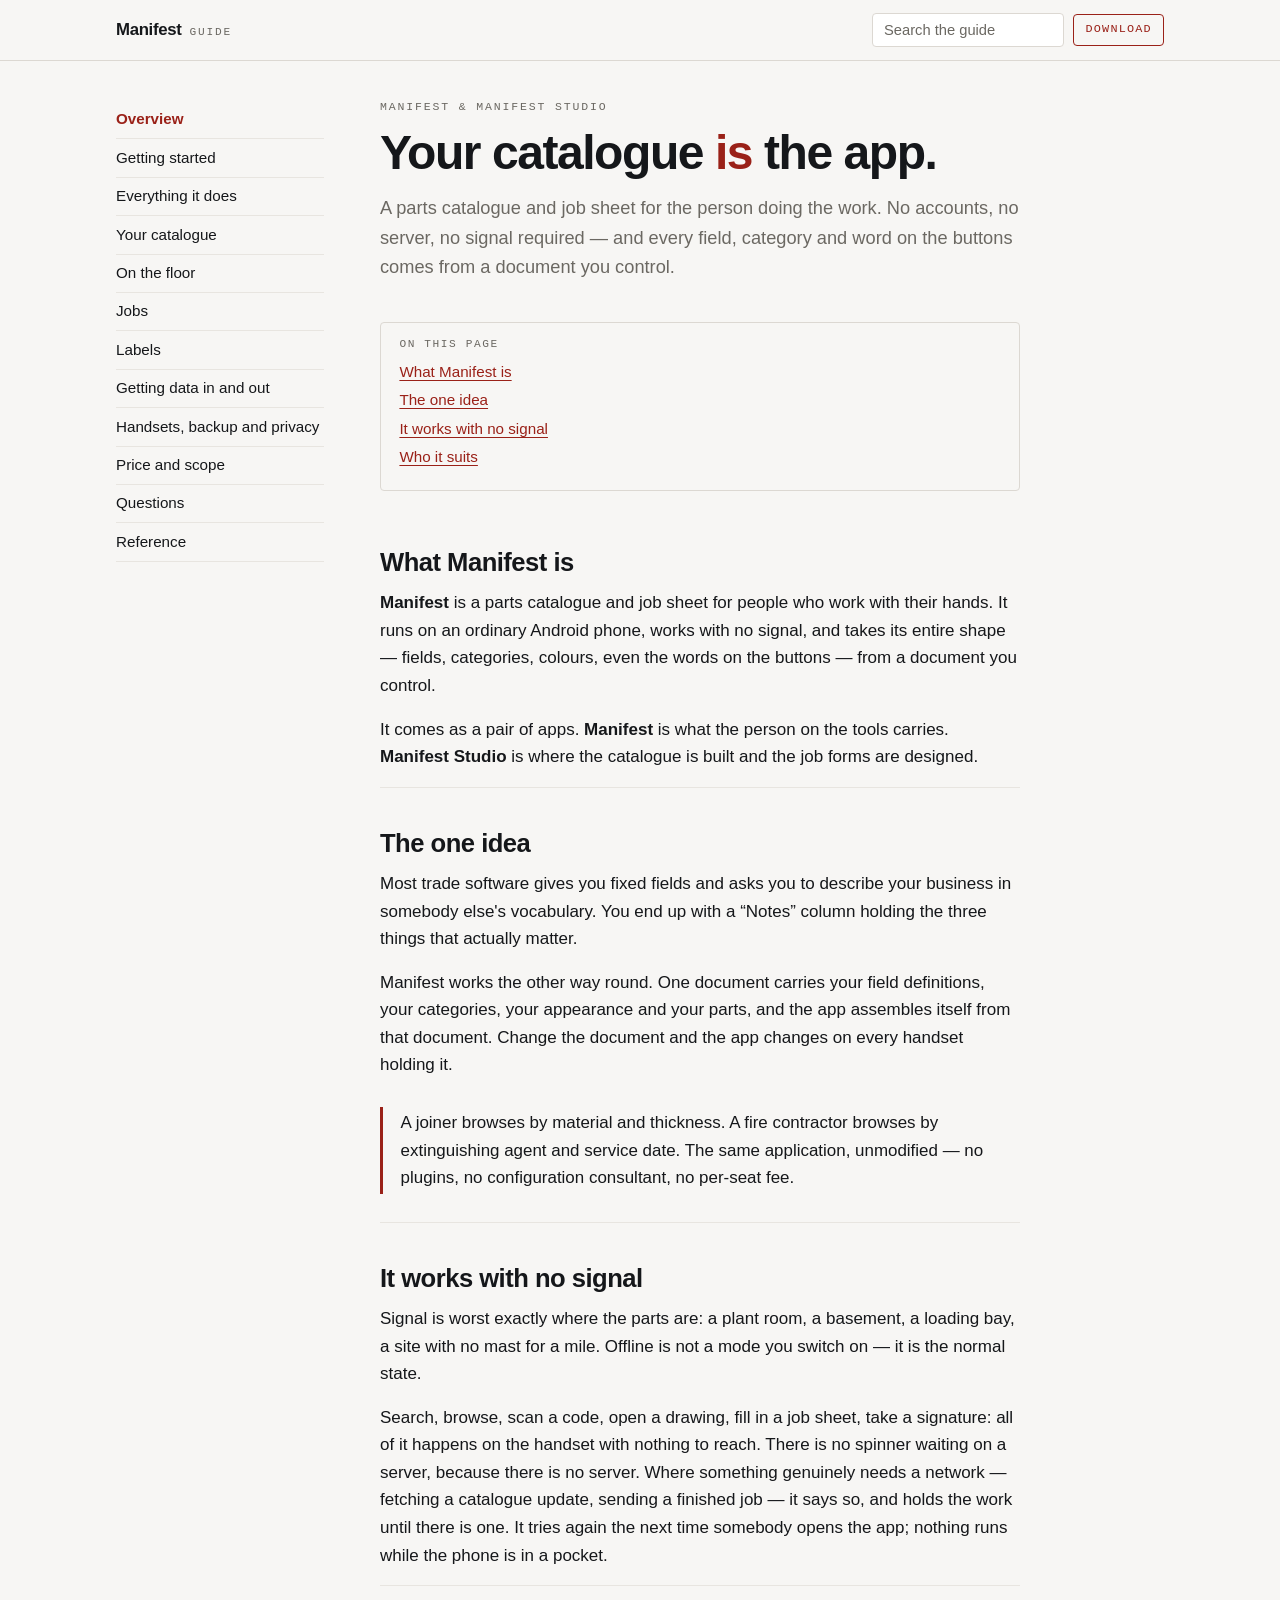
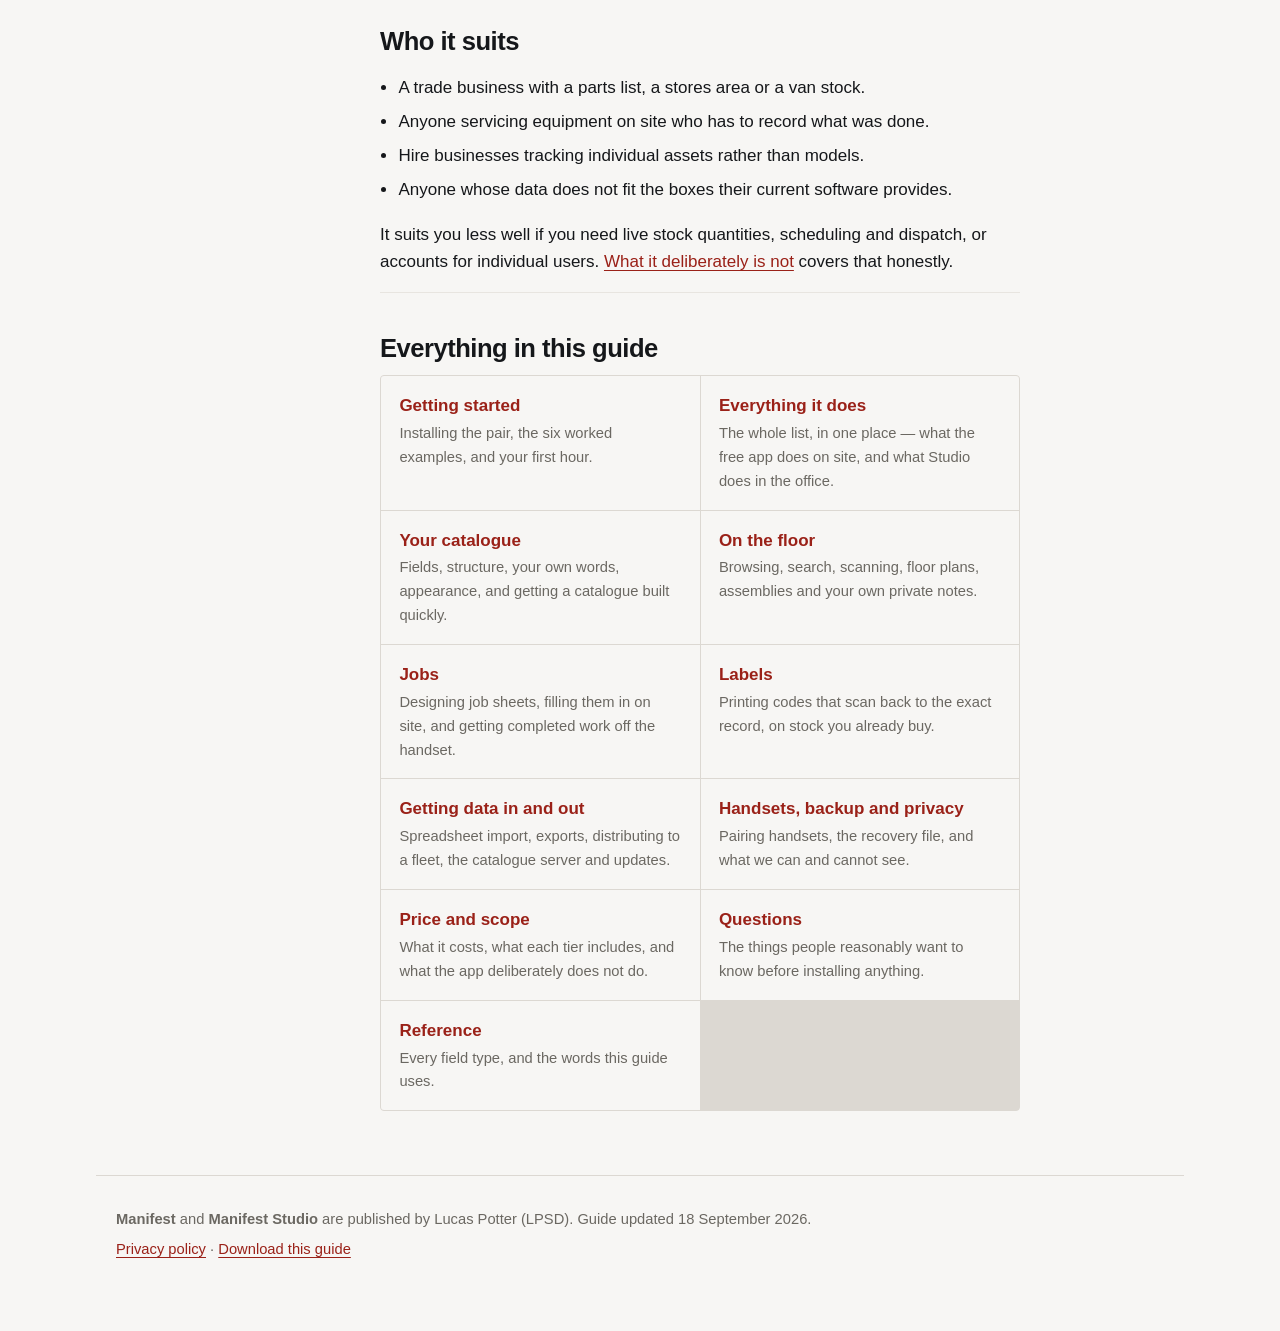
<file: index.html>
<!DOCTYPE html>
<html lang="en-GB">
<head>
<meta charset="utf-8">
<meta name="viewport" content="width=device-width, initial-scale=1">
<title>Overview — Manifest guide</title>
<meta name="description" content="What Manifest is, who it is for, and the one idea behind it.">
<link rel="stylesheet" href="assets/guide.css">
</head>
<body>
<a class="skip" href="#main">Skip to content</a>

<header class="masthead">
  <div class="wrap masthead-in">
    <a class="brand" href="index.html">
      <span class="brand-name">Manifest</span>
      <span class="brand-sub">guide</span>
    </a>
    <div class="tools">
      <label class="search" for="q">
        <span class="vh">Search the guide</span>
        <input id="q" type="search" placeholder="Search the guide" autocomplete="off"
               spellcheck="false" aria-controls="results" aria-expanded="false">
      </label>
      <a class="dl" href="manifest-guide.html" download>Download</a>
    </div>
  </div>
  <div id="results" class="results" role="region" aria-live="polite" hidden></div>
</header>

<div class="wrap shell">
  <nav class="sidebar" aria-label="Guide"><ul class='nav-list'><li><a href="index.html" aria-current="page">Overview</a></li><li><a href="start.html">Getting started</a></li><li><a href="features.html">Everything it does</a></li><li><a href="catalogue.html">Your catalogue</a></li><li><a href="working.html">On the floor</a></li><li><a href="jobs.html">Jobs</a></li><li><a href="labels.html">Labels</a></li><li><a href="data.html">Getting data in and out</a></li><li><a href="safety.html">Handsets, backup and privacy</a></li><li><a href="pricing.html">Price and scope</a></li><li><a href="questions.html">Questions</a></li><li><a href="reference.html">Reference</a></li></ul></nav>
  <main id="main" class="content"><div class='hero'><p class='eyebrow'>Manifest &amp; Manifest Studio</p><h1>Your catalogue <em>is</em> the app.</h1><p class='lede'>A parts catalogue and job sheet for the person doing the work. No accounts, no server, no signal required — and every field, category and word on the buttons comes from a document you control.</p></div>
<nav class='toc' aria-label='On this page'><p class='toc-h'>On this page</p><ul><li><a href="#what">What Manifest is</a></li><li><a href="#idea">The one idea</a></li><li><a href="#offline">It works with no signal</a></li><li><a href="#who">Who it suits</a></li></ul></nav>
<section id='what' class='sec'><h2><a class='anchor' href='#what'>What Manifest is</a></h2>
<p><strong>Manifest</strong> is a parts catalogue and job sheet for people who
work with their hands. It runs on an ordinary Android phone, works with no
signal, and takes its entire shape — fields, categories, colours, even the words
on the buttons — from a document you control.</p>

<p>It comes as a pair of apps. <strong>Manifest</strong> is what the person on
the tools carries. <strong>Manifest Studio</strong> is where the catalogue is
built and the job forms are designed.</p>
</section>
<section id='idea' class='sec'><h2><a class='anchor' href='#idea'>The one idea</a></h2>
<p>Most trade software gives you fixed fields and asks you to describe your
business in somebody else's vocabulary. You end up with a “Notes” column holding
the three things that actually matter.</p>

<p>Manifest works the other way round. One document carries your field
definitions, your categories, your appearance and your parts, and the app
assembles itself from that document. Change the document and the app changes on
every handset holding it.</p>

<div class="pull"><p>A joiner browses by material and thickness. A fire
contractor browses by extinguishing agent and service date. The same
application, unmodified — no plugins, no configuration consultant, no per-seat
fee.</p></div>
</section>
<section id='offline' class='sec'><h2><a class='anchor' href='#offline'>It works with no signal</a></h2>
<p>Signal is worst exactly where the parts are: a plant room, a basement, a
loading bay, a site with no mast for a mile. Offline is not a mode you switch
on — it is the normal state.</p>

<p>Search, browse, scan a code, open a drawing, fill in a job sheet, take a
signature: all of it happens on the handset with nothing to reach. There is no
spinner waiting on a server, because there is no server. Where something
genuinely needs a network — fetching a catalogue update, sending a finished
job — it says so, and holds the work until there is one. It tries again the next
time somebody opens the app; nothing runs while the phone is in a pocket.</p>
</section>
<section id='who' class='sec'><h2><a class='anchor' href='#who'>Who it suits</a></h2>
<ul>
<li>A trade business with a parts list, a stores area or a van stock.</li>
<li>Anyone servicing equipment on site who has to record what was done.</li>
<li>Hire businesses tracking individual assets rather than models.</li>
<li>Anyone whose data does not fit the boxes their current software provides.</li>
</ul>

<p>It suits you less well if you need live stock quantities, scheduling and
dispatch, or accounts for individual users. <a href="pricing.html#not">What it
deliberately is not</a> covers that honestly.</p>
</section>
<section class='sec'><h2>Everything in this guide</h2><div class='jumps'><a class='jump' href='start.html'><span class='jump-t'>Getting started</span><span class='jump-b'>Installing the pair, the six worked examples, and your first hour.</span></a><a class='jump' href='features.html'><span class='jump-t'>Everything it does</span><span class='jump-b'>The whole list, in one place — what the free app does on site, and what Studio does in the office.</span></a><a class='jump' href='catalogue.html'><span class='jump-t'>Your catalogue</span><span class='jump-b'>Fields, structure, your own words, appearance, and getting a catalogue built quickly.</span></a><a class='jump' href='working.html'><span class='jump-t'>On the floor</span><span class='jump-b'>Browsing, search, scanning, floor plans, assemblies and your own private notes.</span></a><a class='jump' href='jobs.html'><span class='jump-t'>Jobs</span><span class='jump-b'>Designing job sheets, filling them in on site, and getting completed work off the handset.</span></a><a class='jump' href='labels.html'><span class='jump-t'>Labels</span><span class='jump-b'>Printing codes that scan back to the exact record, on stock you already buy.</span></a><a class='jump' href='data.html'><span class='jump-t'>Getting data in and out</span><span class='jump-b'>Spreadsheet import, exports, distributing to a fleet, the catalogue server and updates.</span></a><a class='jump' href='safety.html'><span class='jump-t'>Handsets, backup and privacy</span><span class='jump-b'>Pairing handsets, the recovery file, and what we can and cannot see.</span></a><a class='jump' href='pricing.html'><span class='jump-t'>Price and scope</span><span class='jump-b'>What it costs, what each tier includes, and what the app deliberately does not do.</span></a><a class='jump' href='questions.html'><span class='jump-t'>Questions</span><span class='jump-b'>The things people reasonably want to know before installing anything.</span></a><a class='jump' href='reference.html'><span class='jump-t'>Reference</span><span class='jump-b'>Every field type, and the words this guide uses.</span></a></div></section></main>
</div>

<footer class="wrap site-foot">
  <p><strong>Manifest</strong> and <strong>Manifest Studio</strong> are
  published by Lucas Potter (LPSD). Guide updated 18 September 2026.</p>
  <p><a href="https://lpsd-1.github.io/Manifest-Privacy-Policy/">Privacy policy</a> · <a href="manifest-guide.html" download>Download this guide</a></p>
</footer>

<script src="assets/search-index.js"></script>
<script src="assets/guide.js"></script>
</body>
</html>
</file>
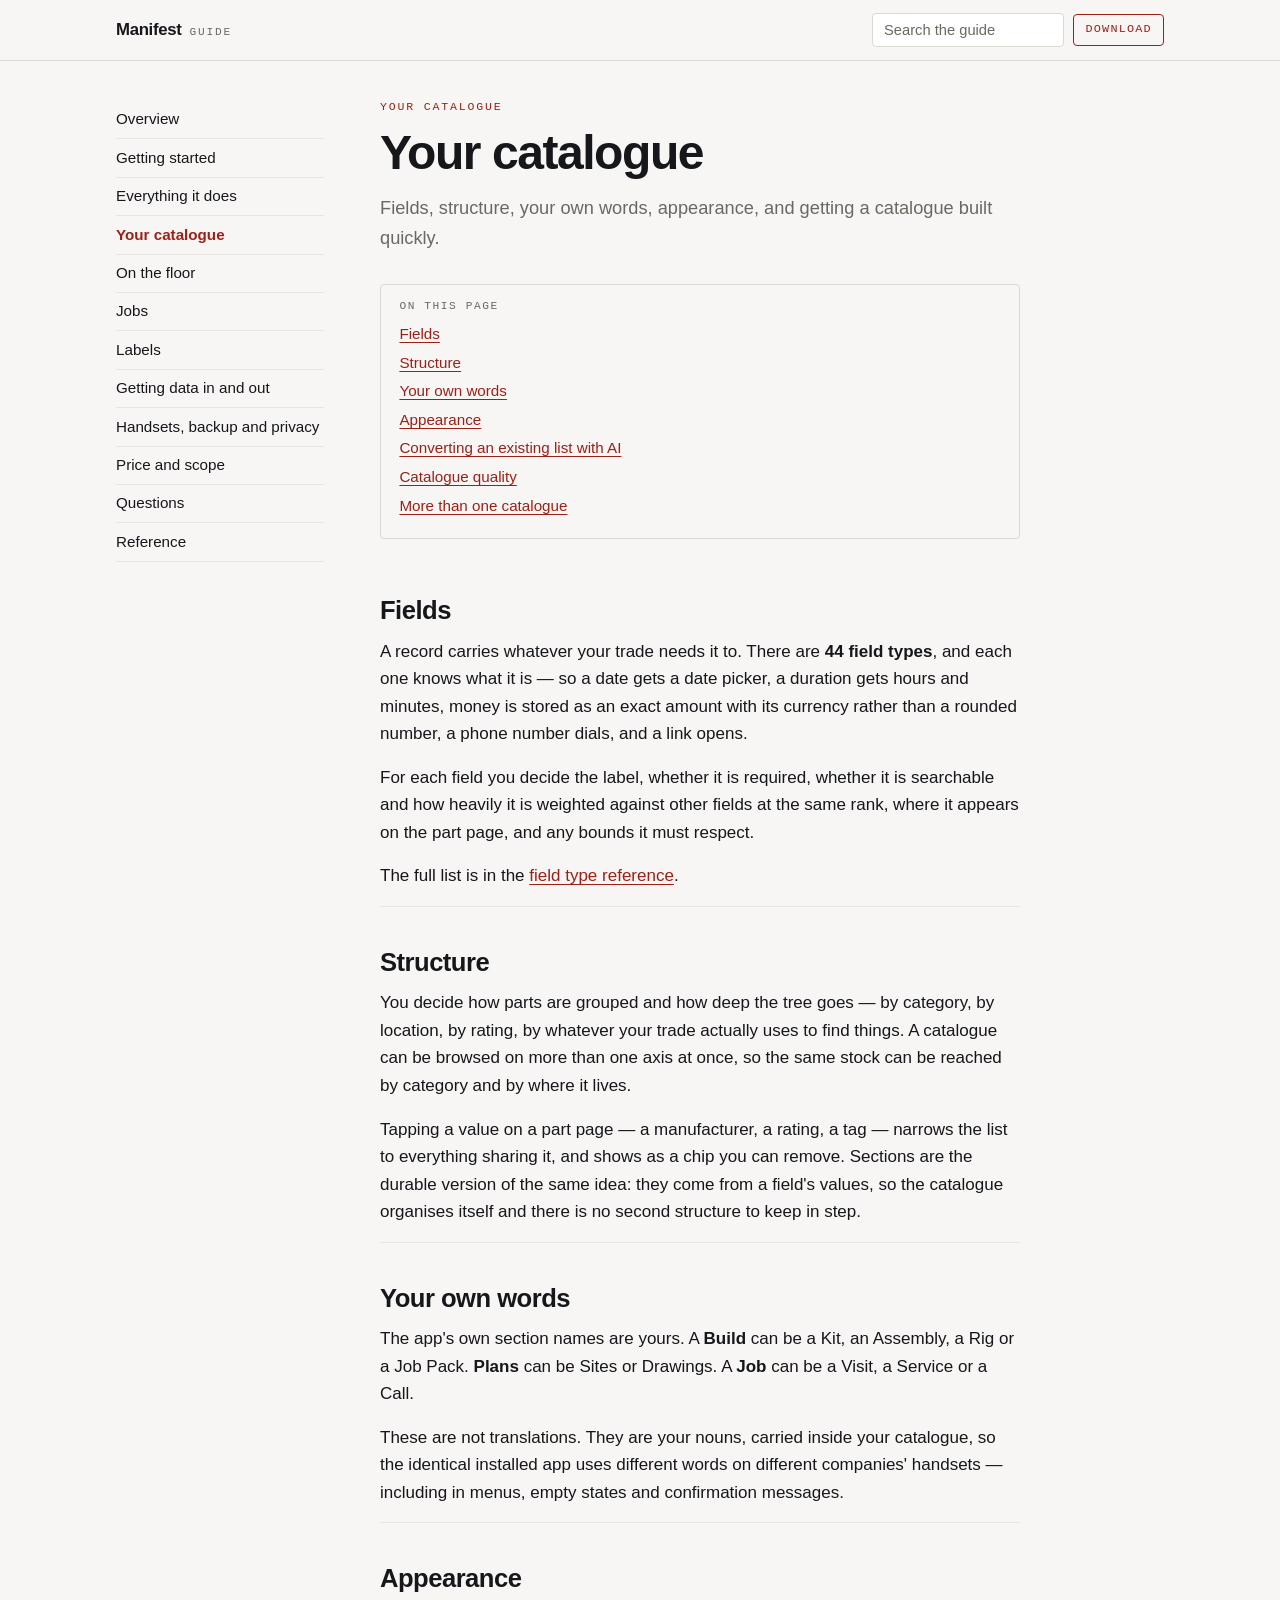
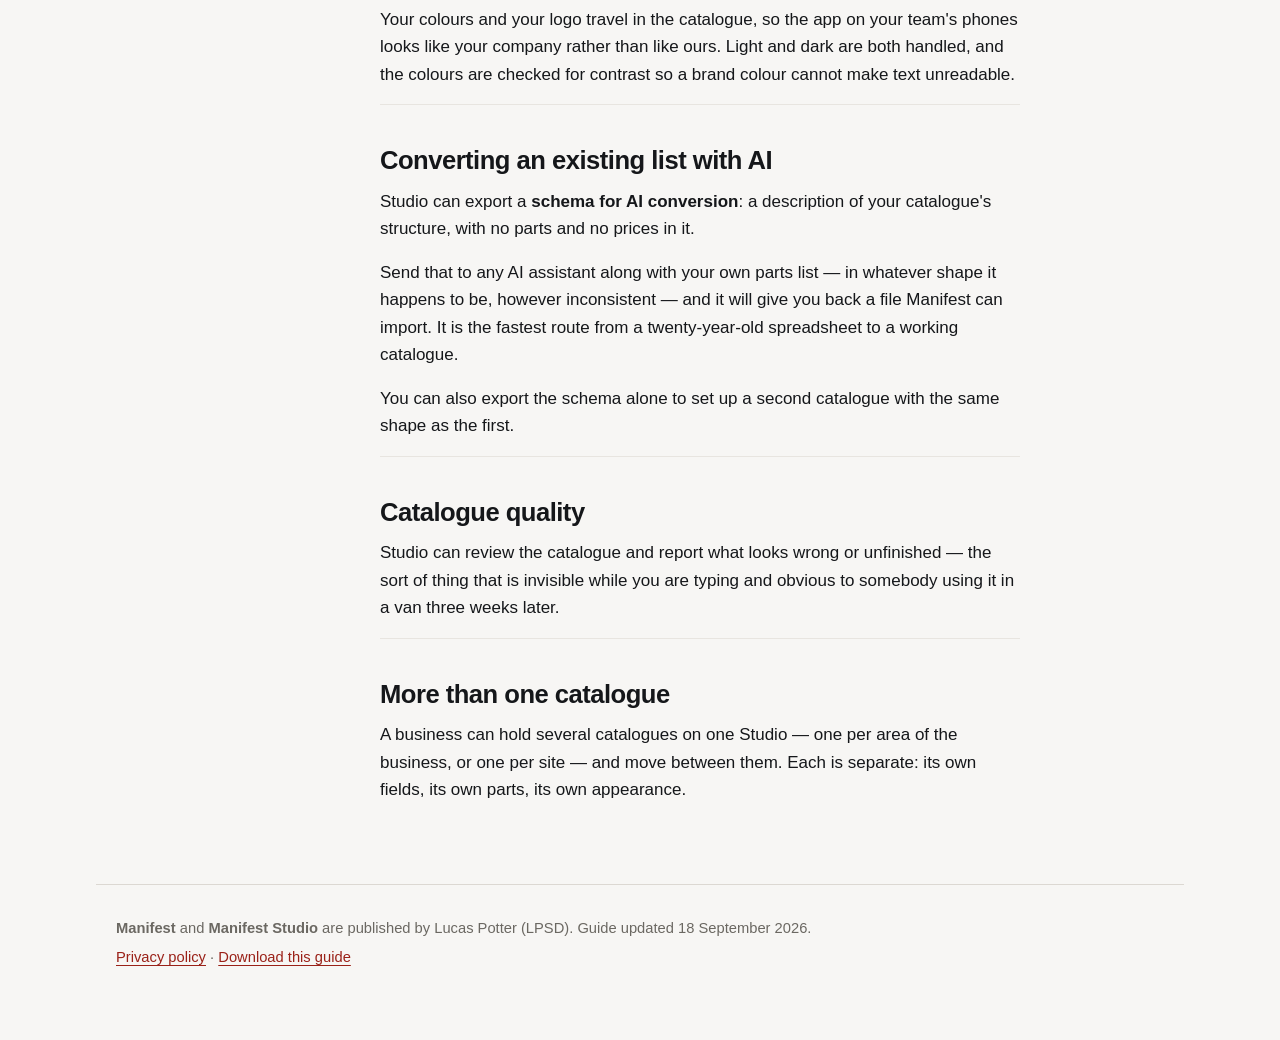
<file: catalogue.html>
<!DOCTYPE html>
<html lang="en-GB">
<head>
<meta charset="utf-8">
<meta name="viewport" content="width=device-width, initial-scale=1">
<title>Your catalogue — Manifest guide</title>
<meta name="description" content="Fields, structure, your own words, appearance, and getting a catalogue built quickly.">
<link rel="stylesheet" href="assets/guide.css">
</head>
<body>
<a class="skip" href="#main">Skip to content</a>

<header class="masthead">
  <div class="wrap masthead-in">
    <a class="brand" href="index.html">
      <span class="brand-name">Manifest</span>
      <span class="brand-sub">guide</span>
    </a>
    <div class="tools">
      <label class="search" for="q">
        <span class="vh">Search the guide</span>
        <input id="q" type="search" placeholder="Search the guide" autocomplete="off"
               spellcheck="false" aria-controls="results" aria-expanded="false">
      </label>
      <a class="dl" href="manifest-guide.html" download>Download</a>
    </div>
  </div>
  <div id="results" class="results" role="region" aria-live="polite" hidden></div>
</header>

<div class="wrap shell">
  <nav class="sidebar" aria-label="Guide"><ul class='nav-list'><li><a href="index.html">Overview</a></li><li><a href="start.html">Getting started</a></li><li><a href="features.html">Everything it does</a></li><li><a href="catalogue.html" aria-current="page">Your catalogue</a></li><li><a href="working.html">On the floor</a></li><li><a href="jobs.html">Jobs</a></li><li><a href="labels.html">Labels</a></li><li><a href="data.html">Getting data in and out</a></li><li><a href="safety.html">Handsets, backup and privacy</a></li><li><a href="pricing.html">Price and scope</a></li><li><a href="questions.html">Questions</a></li><li><a href="reference.html">Reference</a></li></ul></nav>
  <main id="main" class="content"><div class='page-head'><p class='eyebrow'>Your catalogue</p><h1>Your catalogue</h1><p class='lede'>Fields, structure, your own words, appearance, and getting a catalogue built quickly.</p></div>
<nav class='toc' aria-label='On this page'><p class='toc-h'>On this page</p><ul><li><a href="#fields">Fields</a></li><li><a href="#structure">Structure</a></li><li><a href="#words">Your own words</a></li><li><a href="#look">Appearance</a></li><li><a href="#ai">Converting an existing list with AI</a></li><li><a href="#quality">Catalogue quality</a></li><li><a href="#many">More than one catalogue</a></li></ul></nav>
<section id='fields' class='sec'><h2><a class='anchor' href='#fields'>Fields</a></h2>
<p>A record carries whatever your trade needs it to. There are <strong>44 field
types</strong>, and each one knows what it is — so a date gets a date picker, a
duration gets hours and minutes, money is stored as an exact amount with its
currency rather than a rounded number, a phone number dials, and a link opens.</p>

<p>For each field you decide the label, whether it is required, whether it is
searchable and how heavily it is weighted against other fields at the same rank,
where it appears on the part page,
and any bounds it must respect.</p>

<p>The full list is in the <a href="reference.html#types">field type
reference</a>.</p>
</section>
<section id='structure' class='sec'><h2><a class='anchor' href='#structure'>Structure</a></h2>
<p>You decide how parts are grouped and how deep the tree goes — by category, by
location, by rating, by whatever your trade actually uses to find things. A
catalogue can be browsed on more than one axis at once, so the same stock can be
reached by category and by where it lives.</p>

<p>Tapping a value on a part page — a manufacturer, a rating, a tag — narrows the
list to everything sharing it, and shows as a chip you can remove. Sections are
the durable version of the same idea: they come from a field's values, so the
catalogue organises itself and there is no second structure to keep in step.</p>
</section>
<section id='words' class='sec'><h2><a class='anchor' href='#words'>Your own words</a></h2>
<p>The app's own section names are yours. A <strong>Build</strong> can be a Kit,
an Assembly, a Rig or a Job Pack. <strong>Plans</strong> can be Sites or
Drawings. A <strong>Job</strong> can be a Visit, a Service or a Call.</p>

<p>These are not translations. They are your nouns, carried inside your
catalogue, so the identical installed app uses different words on different
companies' handsets — including in menus, empty states and confirmation
messages.</p>
</section>
<section id='look' class='sec'><h2><a class='anchor' href='#look'>Appearance</a></h2>
<p>Your colours and your logo travel in the catalogue, so the app on your team's
phones looks like your company rather than like ours. Light and dark are both
handled, and the colours are checked for contrast so a brand colour cannot make
text unreadable.</p>
</section>
<section id='ai' class='sec'><h2><a class='anchor' href='#ai'>Converting an existing list with AI</a></h2>
<p>Studio can export a <strong>schema for AI conversion</strong>: a description
of your catalogue's structure, with no parts and no prices in it.</p>

<p>Send that to any AI assistant along with your own parts list — in whatever
shape it happens to be, however inconsistent — and it will give you back a file
Manifest can import. It is the fastest route from a twenty-year-old spreadsheet
to a working catalogue.</p>

<p>You can also export the schema alone to set up a second catalogue with the
same shape as the first.</p>
</section>
<section id='quality' class='sec'><h2><a class='anchor' href='#quality'>Catalogue quality</a></h2>
<p>Studio can review the catalogue and report what looks wrong or unfinished —
the sort of thing that is invisible while you are typing and obvious to somebody
using it in a van three weeks later.</p>
</section>
<section id='many' class='sec'><h2><a class='anchor' href='#many'>More than one catalogue</a></h2>
<p>A business can hold several catalogues on one Studio — one per area of the
business, or one per site — and move between them. Each is separate: its own
fields, its own parts, its own appearance.</p>
</section></main>
</div>

<footer class="wrap site-foot">
  <p><strong>Manifest</strong> and <strong>Manifest Studio</strong> are
  published by Lucas Potter (LPSD). Guide updated 18 September 2026.</p>
  <p><a href="https://lpsd-1.github.io/Manifest-Privacy-Policy/">Privacy policy</a> · <a href="manifest-guide.html" download>Download this guide</a></p>
</footer>

<script src="assets/search-index.js"></script>
<script src="assets/guide.js"></script>
</body>
</html>
</file>
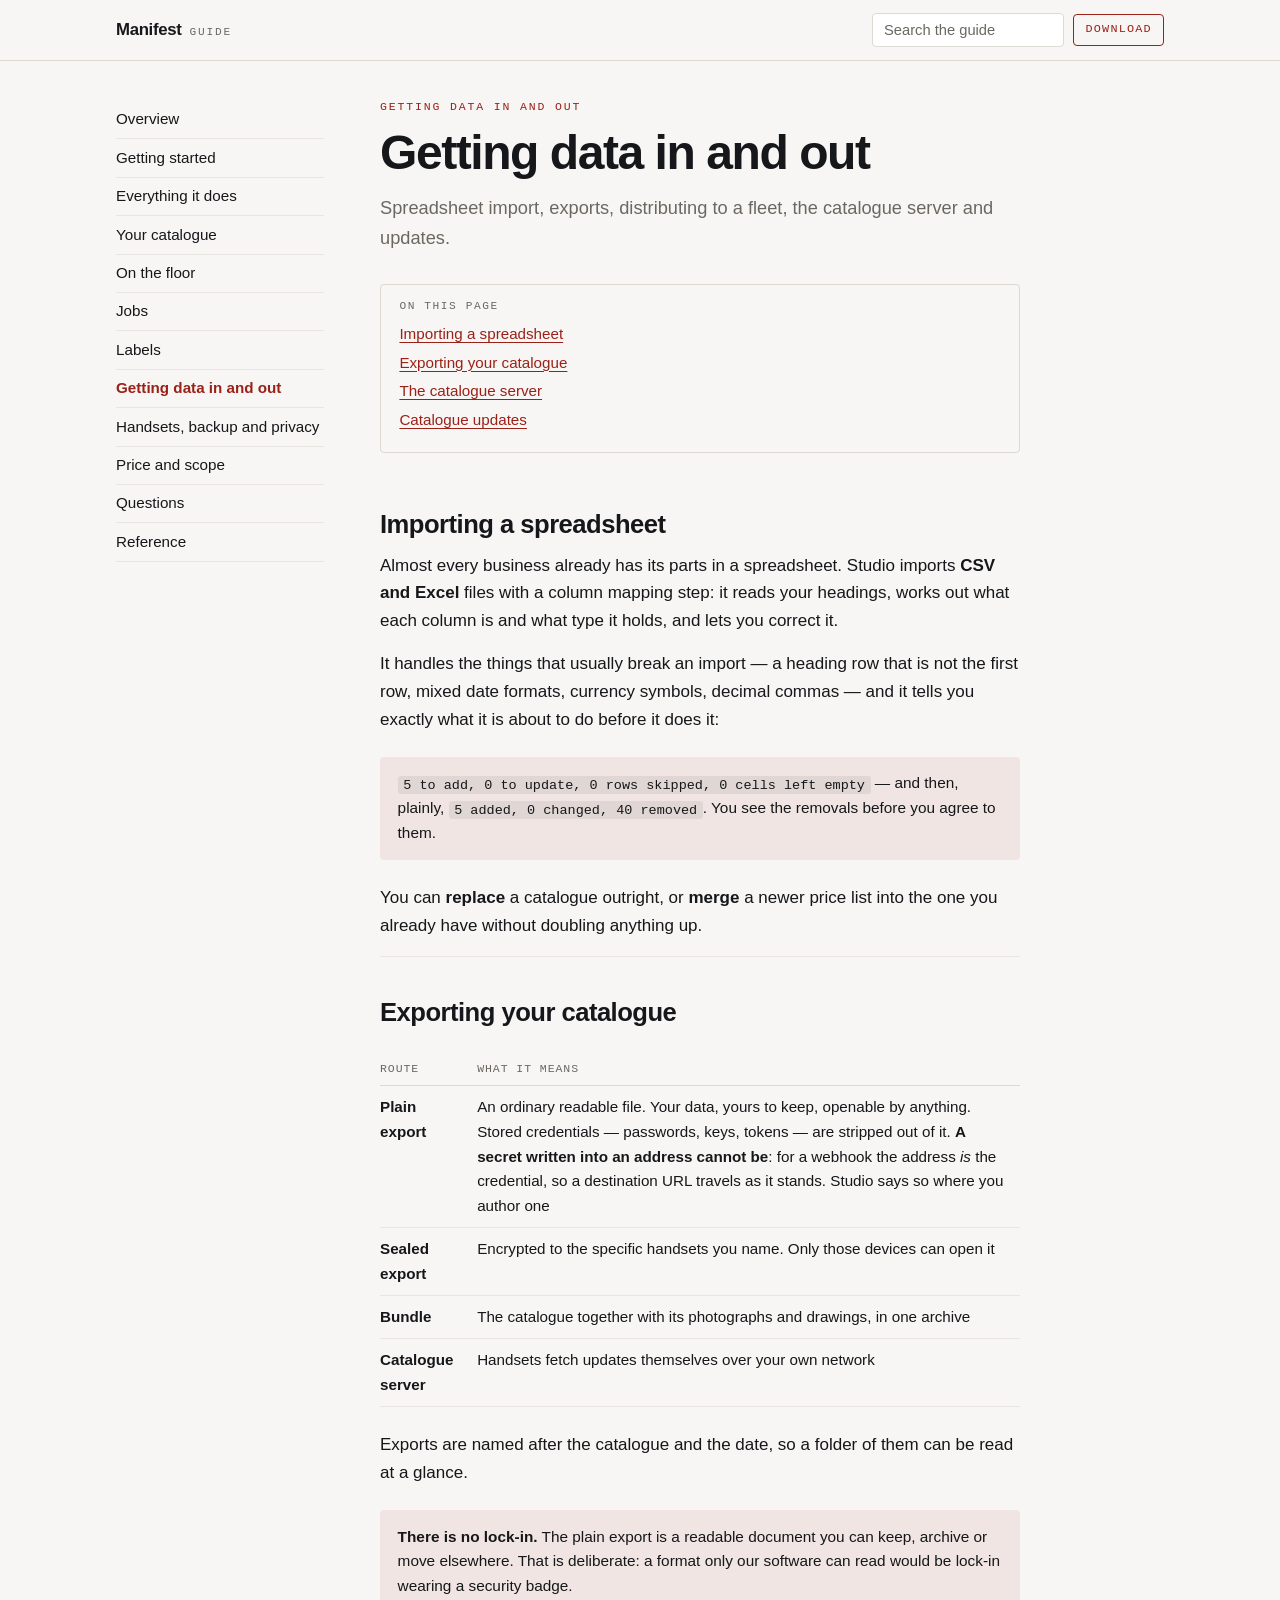
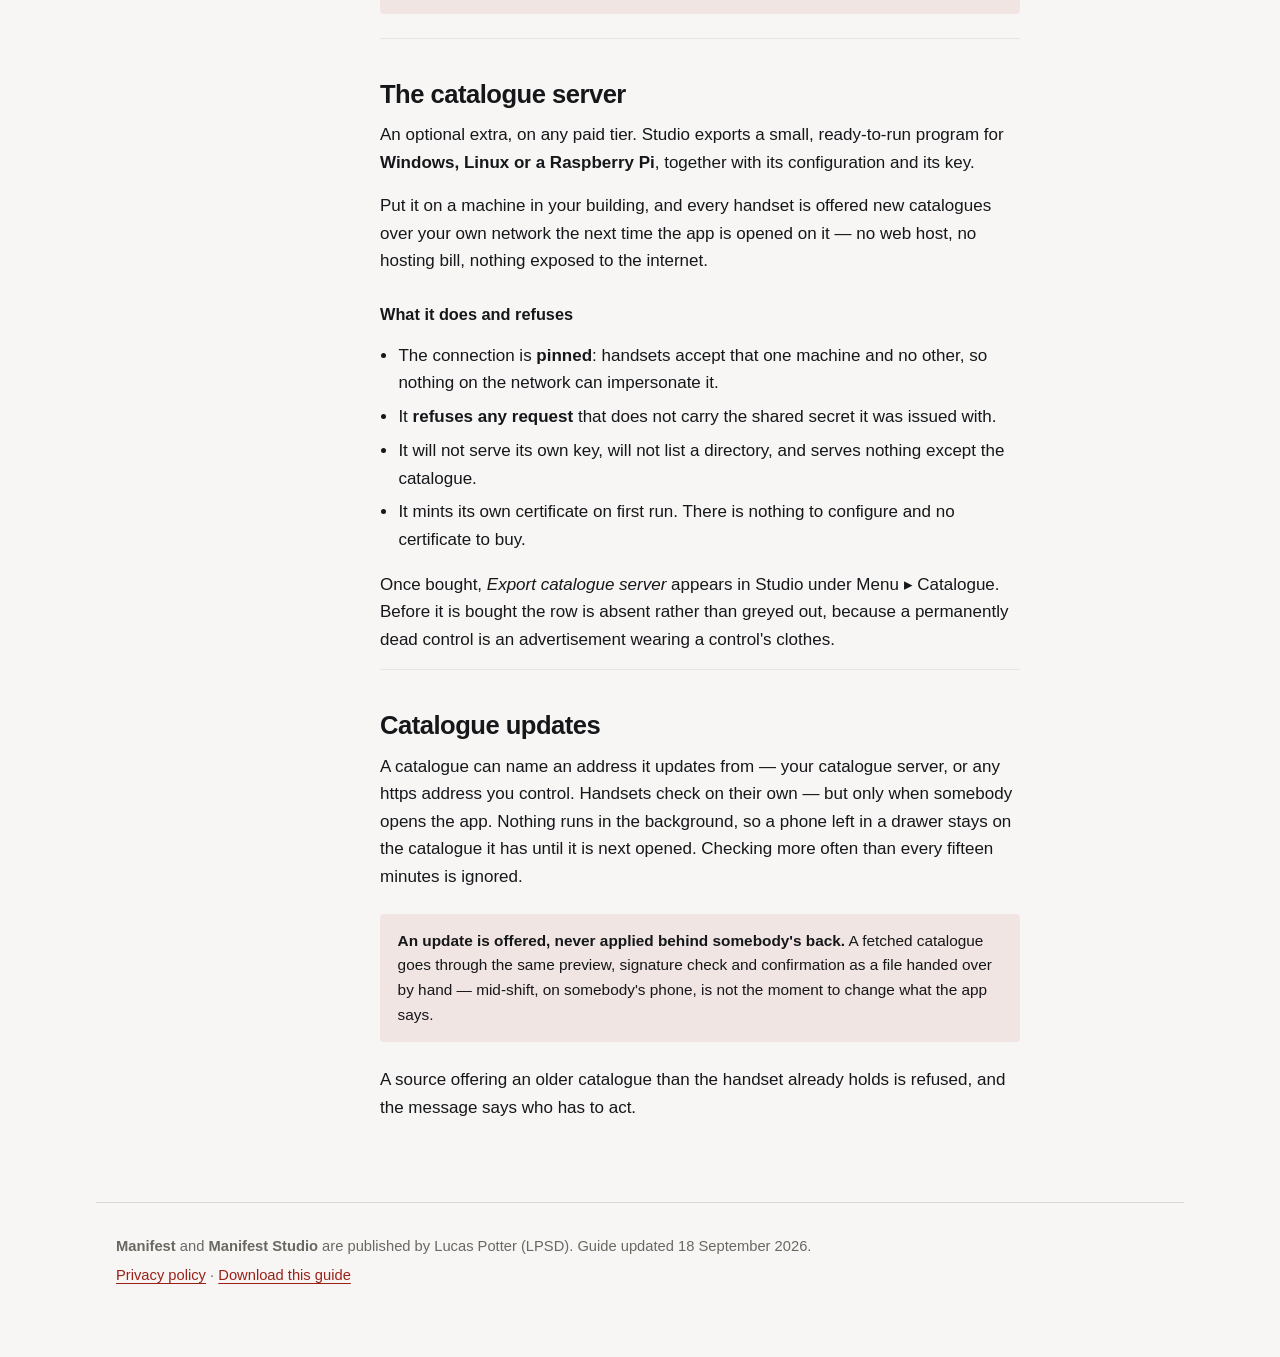
<file: data.html>
<!DOCTYPE html>
<html lang="en-GB">
<head>
<meta charset="utf-8">
<meta name="viewport" content="width=device-width, initial-scale=1">
<title>Getting data in and out — Manifest guide</title>
<meta name="description" content="Spreadsheet import, exports, distributing to a fleet, the catalogue server and updates.">
<link rel="stylesheet" href="assets/guide.css">
</head>
<body>
<a class="skip" href="#main">Skip to content</a>

<header class="masthead">
  <div class="wrap masthead-in">
    <a class="brand" href="index.html">
      <span class="brand-name">Manifest</span>
      <span class="brand-sub">guide</span>
    </a>
    <div class="tools">
      <label class="search" for="q">
        <span class="vh">Search the guide</span>
        <input id="q" type="search" placeholder="Search the guide" autocomplete="off"
               spellcheck="false" aria-controls="results" aria-expanded="false">
      </label>
      <a class="dl" href="manifest-guide.html" download>Download</a>
    </div>
  </div>
  <div id="results" class="results" role="region" aria-live="polite" hidden></div>
</header>

<div class="wrap shell">
  <nav class="sidebar" aria-label="Guide"><ul class='nav-list'><li><a href="index.html">Overview</a></li><li><a href="start.html">Getting started</a></li><li><a href="features.html">Everything it does</a></li><li><a href="catalogue.html">Your catalogue</a></li><li><a href="working.html">On the floor</a></li><li><a href="jobs.html">Jobs</a></li><li><a href="labels.html">Labels</a></li><li><a href="data.html" aria-current="page">Getting data in and out</a></li><li><a href="safety.html">Handsets, backup and privacy</a></li><li><a href="pricing.html">Price and scope</a></li><li><a href="questions.html">Questions</a></li><li><a href="reference.html">Reference</a></li></ul></nav>
  <main id="main" class="content"><div class='page-head'><p class='eyebrow'>Getting data in and out</p><h1>Getting data in and out</h1><p class='lede'>Spreadsheet import, exports, distributing to a fleet, the catalogue server and updates.</p></div>
<nav class='toc' aria-label='On this page'><p class='toc-h'>On this page</p><ul><li><a href="#spreadsheet">Importing a spreadsheet</a></li><li><a href="#exports">Exporting your catalogue</a></li><li><a href="#server">The catalogue server</a></li><li><a href="#updates">Catalogue updates</a></li></ul></nav>
<section id='spreadsheet' class='sec'><h2><a class='anchor' href='#spreadsheet'>Importing a spreadsheet</a></h2>
<p>Almost every business already has its parts in a spreadsheet. Studio imports
<strong>CSV and Excel</strong> files with a column mapping step: it reads your
headings, works out what each column is and what type it holds, and lets you
correct it.</p>

<p>It handles the things that usually break an import — a heading row that is
not the first row, mixed date formats, currency symbols, decimal commas — and it
tells you exactly what it is about to do before it does it:</p>

<div class="note"><p><code>5 to add, 0 to update, 0 rows skipped, 0 cells left
empty</code> — and then, plainly, <code>5 added, 0 changed, 40 removed</code>.
You see the removals before you agree to them.</p></div>

<p>You can <strong>replace</strong> a catalogue outright, or <strong>merge</strong>
a newer price list into the one you already have without doubling anything
up.</p>
</section>
<section id='exports' class='sec'><h2><a class='anchor' href='#exports'>Exporting your catalogue</a></h2>
<div class="scroll"><table>
<thead><tr><th scope="col">Route</th><th scope="col">What it means</th></tr></thead>
<tbody>
<tr><th scope="row">Plain export</th><td>An ordinary readable file. Your data,
yours to keep, openable by anything. Stored credentials — passwords, keys,
tokens — are stripped out of it. <strong>A secret written into an address
cannot be</strong>: for a webhook the address <em>is</em> the credential, so a
destination URL travels as it stands. Studio says so where you author
one</td></tr>
<tr><th scope="row">Sealed export</th><td>Encrypted to the specific handsets you
name. Only those devices can open it</td></tr>
<tr><th scope="row">Bundle</th><td>The catalogue together with its photographs
and drawings, in one archive</td></tr>
<tr><th scope="row">Catalogue server</th><td>Handsets fetch updates themselves
over your own network</td></tr>
</tbody></table></div>

<p>Exports are named after the catalogue and the date, so a folder of them can
be read at a glance.</p>

<div class="note"><p><strong>There is no lock-in.</strong> The plain export is a
readable document you can keep, archive or move elsewhere. That is deliberate: a
format only our software can read would be lock-in wearing a security
badge.</p></div>
</section>
<section id='server' class='sec'><h2><a class='anchor' href='#server'>The catalogue server</a></h2>
<p>An optional extra, on any paid tier. Studio exports a small, ready-to-run
program for <strong>Windows, Linux or a Raspberry Pi</strong>, together with its
configuration and its key.</p>

<p>Put it on a machine in your building, and every handset is offered new
catalogues over your own network the next time the app is opened on it — no web
host, no hosting bill, nothing exposed to the internet.</p>

<h3>What it does and refuses</h3>
<ul>
<li>The connection is <strong>pinned</strong>: handsets accept that one machine
and no other, so nothing on the network can impersonate it.</li>
<li>It <strong>refuses any request</strong> that does not carry the shared secret
it was issued with.</li>
<li>It will not serve its own key, will not list a directory, and serves nothing
except the catalogue.</li>
<li>It mints its own certificate on first run. There is nothing to configure and
no certificate to buy.</li>
</ul>

<p>Once bought, <em>Export catalogue server</em> appears in Studio under
Menu ▸ Catalogue. Before it is bought the row is absent rather than greyed
out, because a permanently dead control is an advertisement wearing a control's
clothes.</p>
</section>
<section id='updates' class='sec'><h2><a class='anchor' href='#updates'>Catalogue updates</a></h2>
<p>A catalogue can name an address it updates from — your catalogue server, or
any https address you control. Handsets check on their own — but only when
somebody opens the app. Nothing runs in the background, so a phone left in a
drawer stays on the catalogue it has until it is next opened. Checking more
often than every fifteen minutes is ignored.</p>

<div class="note"><p><strong>An update is offered, never applied behind
somebody's back.</strong> A fetched catalogue goes through the same preview,
signature check and confirmation as a file handed over by hand — mid-shift, on
somebody's phone, is not the moment to change what the app says.</p></div>

<p>A source offering an older catalogue than the handset already holds is
refused, and the message says who has to act.</p>
</section></main>
</div>

<footer class="wrap site-foot">
  <p><strong>Manifest</strong> and <strong>Manifest Studio</strong> are
  published by Lucas Potter (LPSD). Guide updated 18 September 2026.</p>
  <p><a href="https://lpsd-1.github.io/Manifest-Privacy-Policy/">Privacy policy</a> · <a href="manifest-guide.html" download>Download this guide</a></p>
</footer>

<script src="assets/search-index.js"></script>
<script src="assets/guide.js"></script>
</body>
</html>
</file>
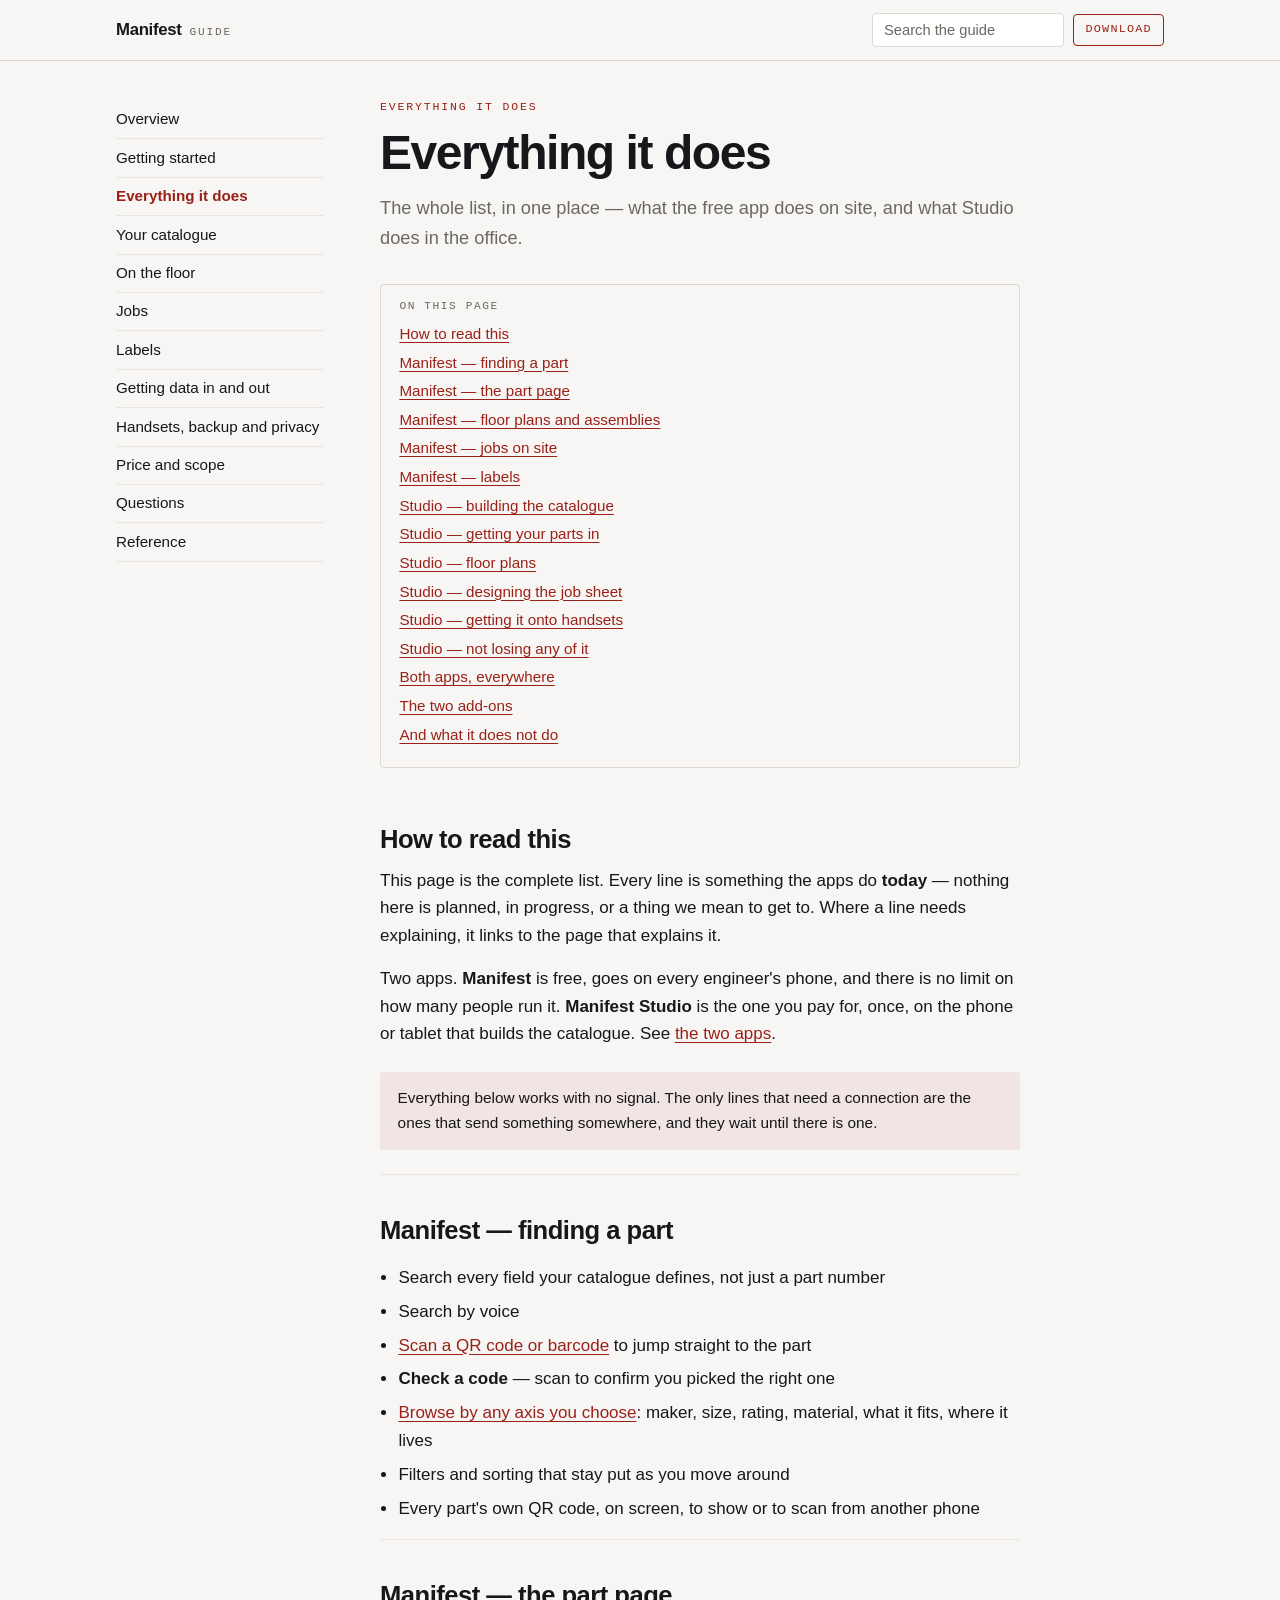
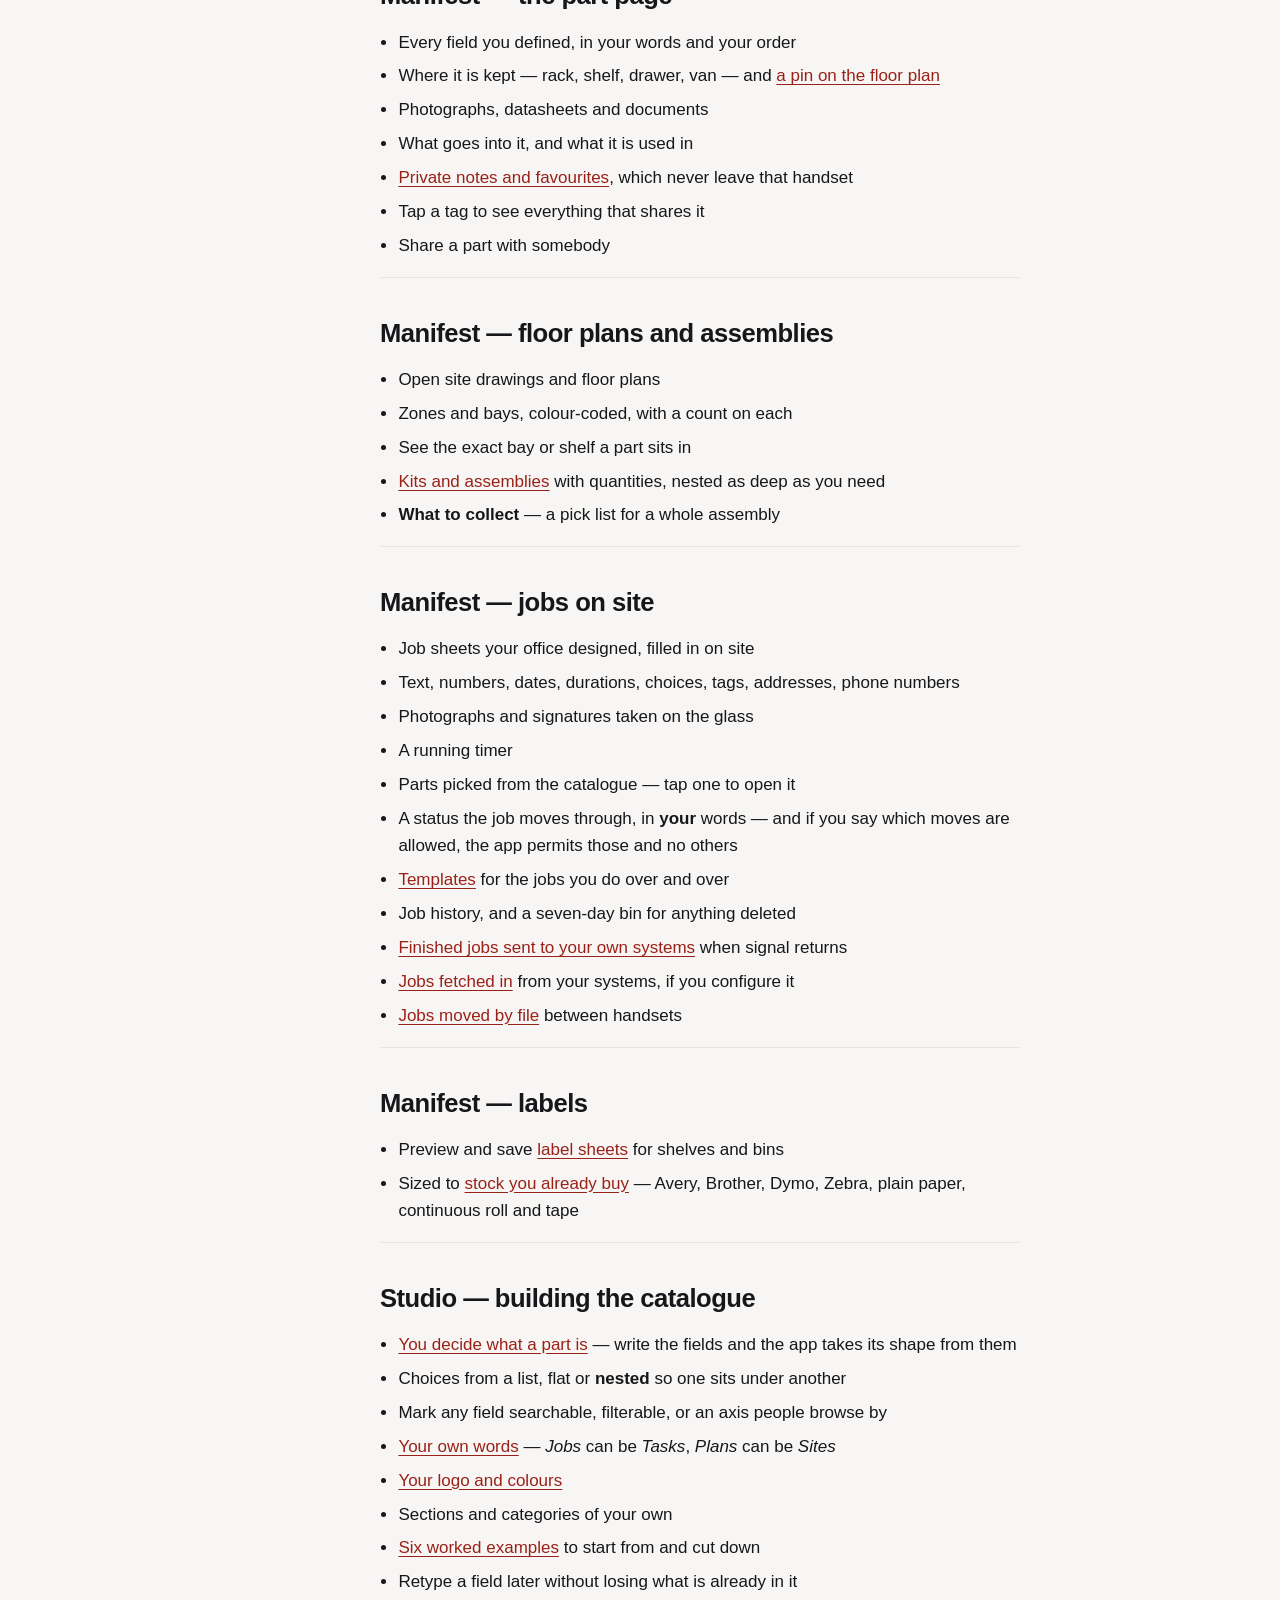
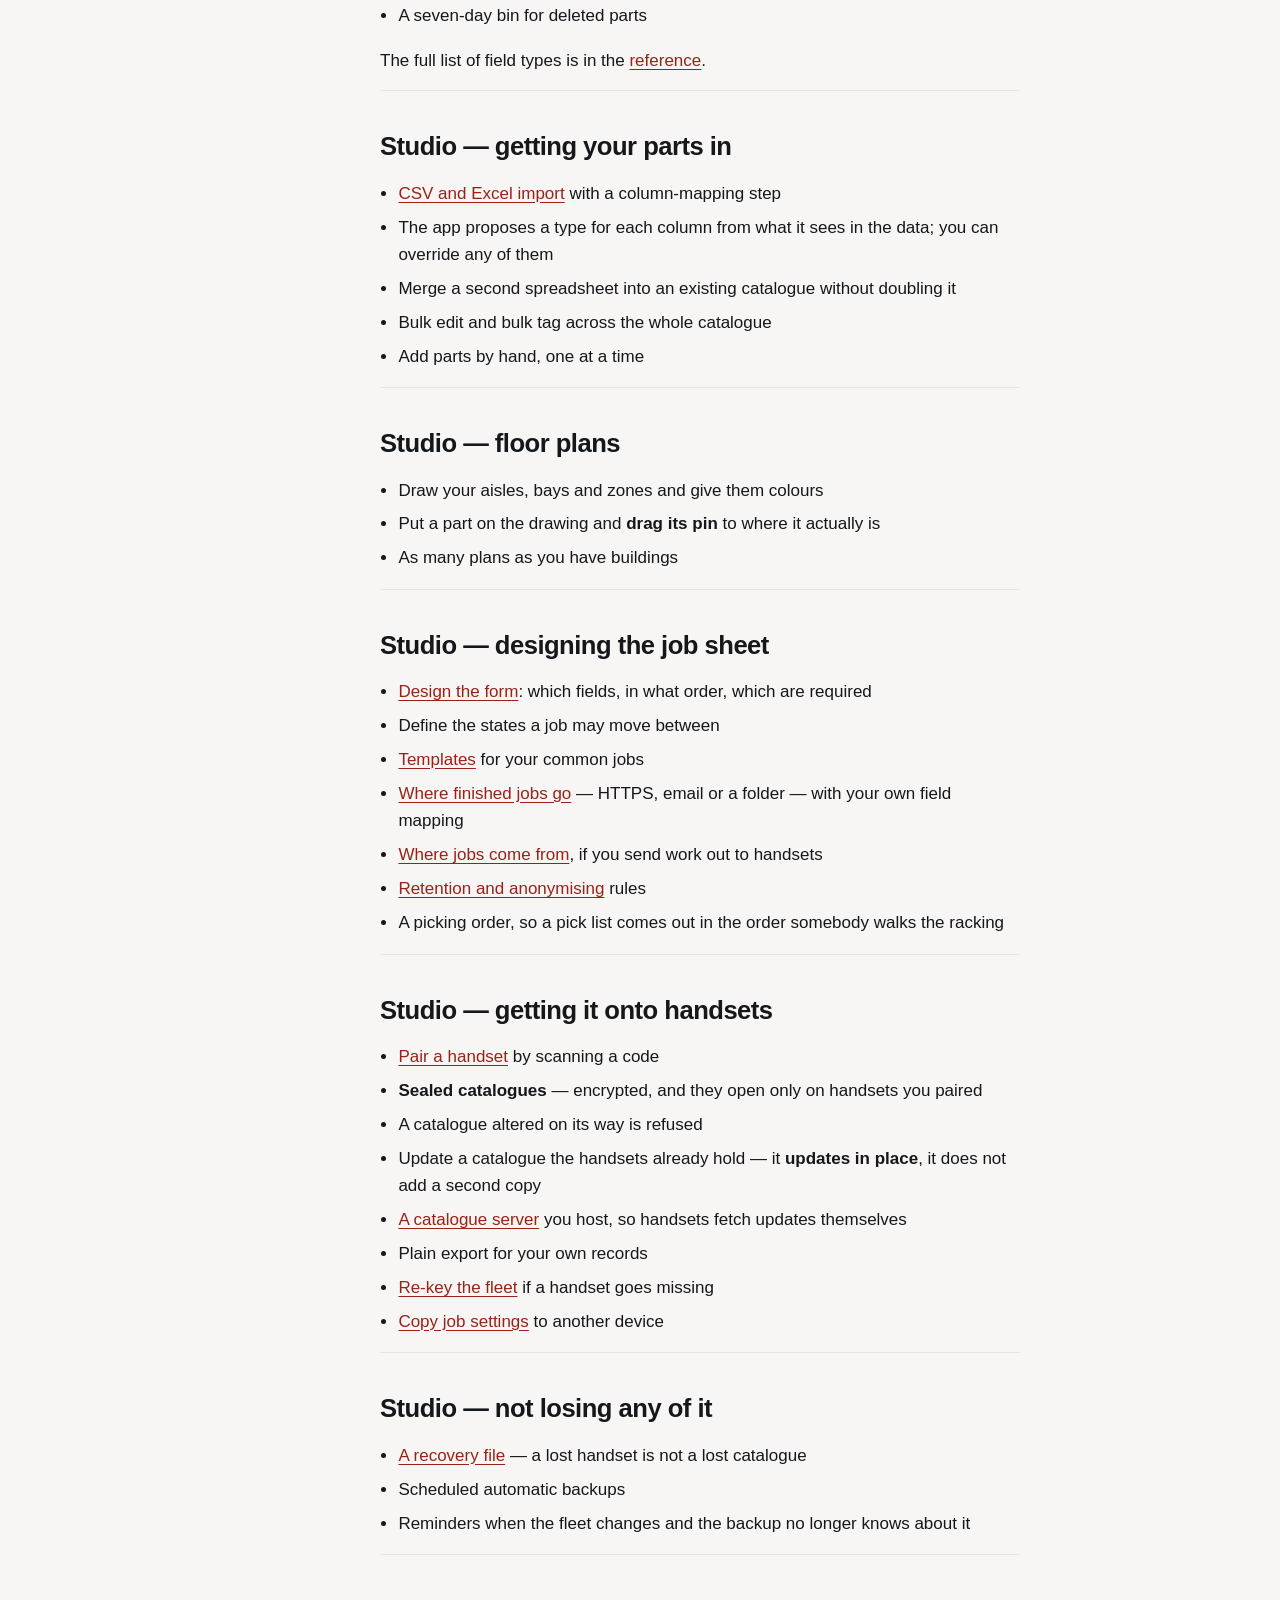
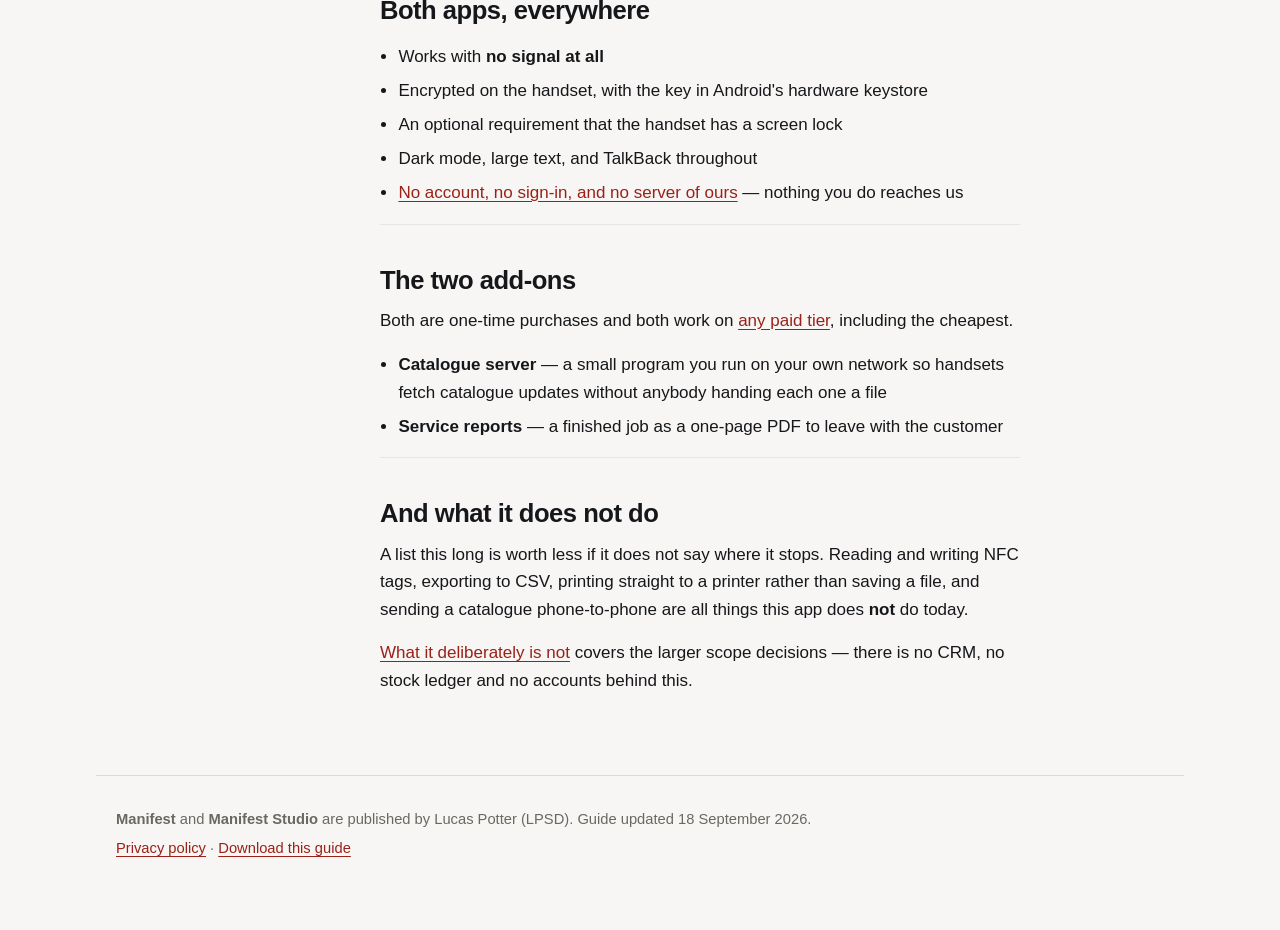
<file: features.html>
<!DOCTYPE html>
<html lang="en-GB">
<head>
<meta charset="utf-8">
<meta name="viewport" content="width=device-width, initial-scale=1">
<title>Everything it does — Manifest guide</title>
<meta name="description" content="The whole list, in one place — what the free app does on site, and what Studio does in the office.">
<link rel="stylesheet" href="assets/guide.css">
</head>
<body>
<a class="skip" href="#main">Skip to content</a>

<header class="masthead">
  <div class="wrap masthead-in">
    <a class="brand" href="index.html">
      <span class="brand-name">Manifest</span>
      <span class="brand-sub">guide</span>
    </a>
    <div class="tools">
      <label class="search" for="q">
        <span class="vh">Search the guide</span>
        <input id="q" type="search" placeholder="Search the guide" autocomplete="off"
               spellcheck="false" aria-controls="results" aria-expanded="false">
      </label>
      <a class="dl" href="manifest-guide.html" download>Download</a>
    </div>
  </div>
  <div id="results" class="results" role="region" aria-live="polite" hidden></div>
</header>

<div class="wrap shell">
  <nav class="sidebar" aria-label="Guide"><ul class='nav-list'><li><a href="index.html">Overview</a></li><li><a href="start.html">Getting started</a></li><li><a href="features.html" aria-current="page">Everything it does</a></li><li><a href="catalogue.html">Your catalogue</a></li><li><a href="working.html">On the floor</a></li><li><a href="jobs.html">Jobs</a></li><li><a href="labels.html">Labels</a></li><li><a href="data.html">Getting data in and out</a></li><li><a href="safety.html">Handsets, backup and privacy</a></li><li><a href="pricing.html">Price and scope</a></li><li><a href="questions.html">Questions</a></li><li><a href="reference.html">Reference</a></li></ul></nav>
  <main id="main" class="content"><div class='page-head'><p class='eyebrow'>Everything it does</p><h1>Everything it does</h1><p class='lede'>The whole list, in one place — what the free app does on site, and what Studio does in the office.</p></div>
<nav class='toc' aria-label='On this page'><p class='toc-h'>On this page</p><ul><li><a href="#how-to-read">How to read this</a></li><li><a href="#field-finding">Manifest — finding a part</a></li><li><a href="#field-part">Manifest — the part page</a></li><li><a href="#field-plans">Manifest — floor plans and assemblies</a></li><li><a href="#field-jobs">Manifest — jobs on site</a></li><li><a href="#field-labels">Manifest — labels</a></li><li><a href="#studio-catalogue">Studio — building the catalogue</a></li><li><a href="#studio-import">Studio — getting your parts in</a></li><li><a href="#studio-plans">Studio — floor plans</a></li><li><a href="#studio-jobs">Studio — designing the job sheet</a></li><li><a href="#studio-sending">Studio — getting it onto handsets</a></li><li><a href="#studio-safety">Studio — not losing any of it</a></li><li><a href="#everywhere">Both apps, everywhere</a></li><li><a href="#extras">The two add-ons</a></li><li><a href="#honest">And what it does not do</a></li></ul></nav>
<section id='how-to-read' class='sec'><h2><a class='anchor' href='#how-to-read'>How to read this</a></h2>
<p>This page is the complete list. Every line is something the apps do
<strong>today</strong> — nothing here is planned, in progress, or a thing we
mean to get to. Where a line needs explaining, it links to the page that
explains it.</p>

<p>Two apps. <strong>Manifest</strong> is free, goes on every engineer's phone,
and there is no limit on how many people run it. <strong>Manifest Studio</strong>
is the one you pay for, once, on the phone or tablet that builds the catalogue.
See <a href="start.html#two-apps">the two apps</a>.</p>

<p class="note">Everything below works with no signal. The only lines that need
a connection are the ones that send something somewhere, and they wait until
there is one.</p>
</section>
<section id='field-finding' class='sec'><h2><a class='anchor' href='#field-finding'>Manifest — finding a part</a></h2>
<ul>
<li>Search every field your catalogue defines, not just a part number</li>
<li>Search by voice</li>
<li><a href="working.html#scan">Scan a QR code or barcode</a> to jump straight to the part</li>
<li><strong>Check a code</strong> — scan to confirm you picked the right one</li>
<li><a href="working.html#browse">Browse by any axis you choose</a>: maker, size, rating, material, what it fits, where it lives</li>
<li>Filters and sorting that stay put as you move around</li>
<li>Every part's own QR code, on screen, to show or to scan from another phone</li>
</ul>
</section>
<section id='field-part' class='sec'><h2><a class='anchor' href='#field-part'>Manifest — the part page</a></h2>
<ul>
<li>Every field you defined, in your words and your order</li>
<li>Where it is kept — rack, shelf, drawer, van — and <a href="working.html#plans">a pin on the floor plan</a></li>
<li>Photographs, datasheets and documents</li>
<li>What goes into it, and what it is used in</li>
<li><a href="working.html#myparts">Private notes and favourites</a>, which never leave that handset</li>
<li>Tap a tag to see everything that shares it</li>
<li>Share a part with somebody</li>
</ul>
</section>
<section id='field-plans' class='sec'><h2><a class='anchor' href='#field-plans'>Manifest — floor plans and assemblies</a></h2>
<ul>
<li>Open site drawings and floor plans</li>
<li>Zones and bays, colour-coded, with a count on each</li>
<li>See the exact bay or shelf a part sits in</li>
<li><a href="working.html#builds">Kits and assemblies</a> with quantities, nested as deep as you need</li>
<li><strong>What to collect</strong> — a pick list for a whole assembly</li>
</ul>
</section>
<section id='field-jobs' class='sec'><h2><a class='anchor' href='#field-jobs'>Manifest — jobs on site</a></h2>
<ul>
<li>Job sheets your office designed, filled in on site</li>
<li>Text, numbers, dates, durations, choices, tags, addresses, phone numbers</li>
<li>Photographs and signatures taken on the glass</li>
<li>A running timer</li>
<li>Parts picked from the catalogue — tap one to open it</li>
<li>A status the job moves through, in <strong>your</strong> words — and if you
say which moves are allowed, the app permits those and no others</li>
<li><a href="jobs.html#templates">Templates</a> for the jobs you do over and over</li>
<li>Job history, and a seven-day bin for anything deleted</li>
<li><a href="jobs.html#sending">Finished jobs sent to your own systems</a> when signal returns</li>
<li><a href="jobs.html#inbound">Jobs fetched in</a> from your systems, if you configure it</li>
<li><a href="jobs.html#byfile">Jobs moved by file</a> between handsets</li>
</ul>
</section>
<section id='field-labels' class='sec'><h2><a class='anchor' href='#field-labels'>Manifest — labels</a></h2>
<ul>
<li>Preview and save <a href="labels.html#printing">label sheets</a> for shelves and bins</li>
<li>Sized to <a href="labels.html#stocks">stock you already buy</a> — Avery, Brother, Dymo, Zebra, plain paper, continuous roll and tape</li>
</ul>
</section>
<section id='studio-catalogue' class='sec'><h2><a class='anchor' href='#studio-catalogue'>Studio — building the catalogue</a></h2>
<ul>
<li><a href="catalogue.html#fields">You decide what a part is</a> — write the fields and the app takes its shape from them</li>
<li>Choices from a list, flat or <strong>nested</strong> so one sits under another</li>
<li>Mark any field searchable, filterable, or an axis people browse by</li>
<li><a href="catalogue.html#words">Your own words</a> — <em>Jobs</em> can be <em>Tasks</em>, <em>Plans</em> can be <em>Sites</em></li>
<li><a href="catalogue.html#look">Your logo and colours</a></li>
<li>Sections and categories of your own</li>
<li><a href="start.html#samples">Six worked examples</a> to start from and cut down</li>
<li>Retype a field later without losing what is already in it</li>
<li>A seven-day bin for deleted parts</li>
</ul>
<p>The full list of field types is in the <a href="reference.html#types">reference</a>.</p>
</section>
<section id='studio-import' class='sec'><h2><a class='anchor' href='#studio-import'>Studio — getting your parts in</a></h2>
<ul>
<li><a href="data.html#spreadsheet">CSV and Excel import</a> with a column-mapping step</li>
<li>The app proposes a type for each column from what it sees in the data; you can override any of them</li>
<li>Merge a second spreadsheet into an existing catalogue without doubling it</li>
<li>Bulk edit and bulk tag across the whole catalogue</li>
<li>Add parts by hand, one at a time</li>
</ul>
</section>
<section id='studio-plans' class='sec'><h2><a class='anchor' href='#studio-plans'>Studio — floor plans</a></h2>
<ul>
<li>Draw your aisles, bays and zones and give them colours</li>
<li>Put a part on the drawing and <strong>drag its pin</strong> to where it actually is</li>
<li>As many plans as you have buildings</li>
</ul>
</section>
<section id='studio-jobs' class='sec'><h2><a class='anchor' href='#studio-jobs'>Studio — designing the job sheet</a></h2>
<ul>
<li><a href="jobs.html#forms">Design the form</a>: which fields, in what order, which are required</li>
<li>Define the states a job may move between</li>
<li><a href="jobs.html#templates">Templates</a> for your common jobs</li>
<li><a href="jobs.html#sending">Where finished jobs go</a> — HTTPS, email or a folder — with your own field mapping</li>
<li><a href="jobs.html#inbound">Where jobs come from</a>, if you send work out to handsets</li>
<li><a href="jobs.html#retention">Retention and anonymising</a> rules</li>
<li>A picking order, so a pick list comes out in the order somebody walks the racking</li>
</ul>
</section>
<section id='studio-sending' class='sec'><h2><a class='anchor' href='#studio-sending'>Studio — getting it onto handsets</a></h2>
<ul>
<li><a href="safety.html#pairing">Pair a handset</a> by scanning a code</li>
<li><strong>Sealed catalogues</strong> — encrypted, and they open only on handsets you paired</li>
<li>A catalogue altered on its way is refused</li>
<li>Update a catalogue the handsets already hold — it <strong>updates in place</strong>, it does not add a second copy</li>
<li><a href="data.html#server">A catalogue server</a> you host, so handsets fetch updates themselves</li>
<li>Plain export for your own records</li>
<li><a href="safety.html#removing">Re-key the fleet</a> if a handset goes missing</li>
<li><a href="safety.html#transfer">Copy job settings</a> to another device</li>
</ul>
</section>
<section id='studio-safety' class='sec'><h2><a class='anchor' href='#studio-safety'>Studio — not losing any of it</a></h2>
<ul>
<li><a href="safety.html#recovery">A recovery file</a> — a lost handset is not a lost catalogue</li>
<li>Scheduled automatic backups</li>
<li>Reminders when the fleet changes and the backup no longer knows about it</li>
</ul>
</section>
<section id='everywhere' class='sec'><h2><a class='anchor' href='#everywhere'>Both apps, everywhere</a></h2>
<ul>
<li>Works with <strong>no signal at all</strong></li>
<li>Encrypted on the handset, with the key in Android's hardware keystore</li>
<li>An optional requirement that the handset has a screen lock</li>
<li>Dark mode, large text, and TalkBack throughout</li>
<li><a href="safety.html#privacy">No account, no sign-in, and no server of ours</a> — nothing you do reaches us</li>
</ul>
</section>
<section id='extras' class='sec'><h2><a class='anchor' href='#extras'>The two add-ons</a></h2>
<p>Both are one-time purchases and both work on <a href="pricing.html#addon">any
paid tier</a>, including the cheapest.</p>

<ul>
<li><strong>Catalogue server</strong> — a small program you run on your own
network so handsets fetch catalogue updates without anybody handing each one a
file</li>
<li><strong>Service reports</strong> — a finished job as a one-page PDF to leave
with the customer</li>
</ul>
</section>
<section id='honest' class='sec'><h2><a class='anchor' href='#honest'>And what it does not do</a></h2>
<p>A list this long is worth less if it does not say where it stops. Reading
and writing NFC tags, exporting to CSV, printing straight to a printer rather
than saving a file, and sending a catalogue phone-to-phone are all things this
app does <strong>not</strong> do today.</p>

<p><a href="pricing.html#not">What it deliberately is not</a> covers the larger
scope decisions — there is no CRM, no stock ledger and no accounts behind
this.</p>
</section></main>
</div>

<footer class="wrap site-foot">
  <p><strong>Manifest</strong> and <strong>Manifest Studio</strong> are
  published by Lucas Potter (LPSD). Guide updated 18 September 2026.</p>
  <p><a href="https://lpsd-1.github.io/Manifest-Privacy-Policy/">Privacy policy</a> · <a href="manifest-guide.html" download>Download this guide</a></p>
</footer>

<script src="assets/search-index.js"></script>
<script src="assets/guide.js"></script>
</body>
</html>
</file>
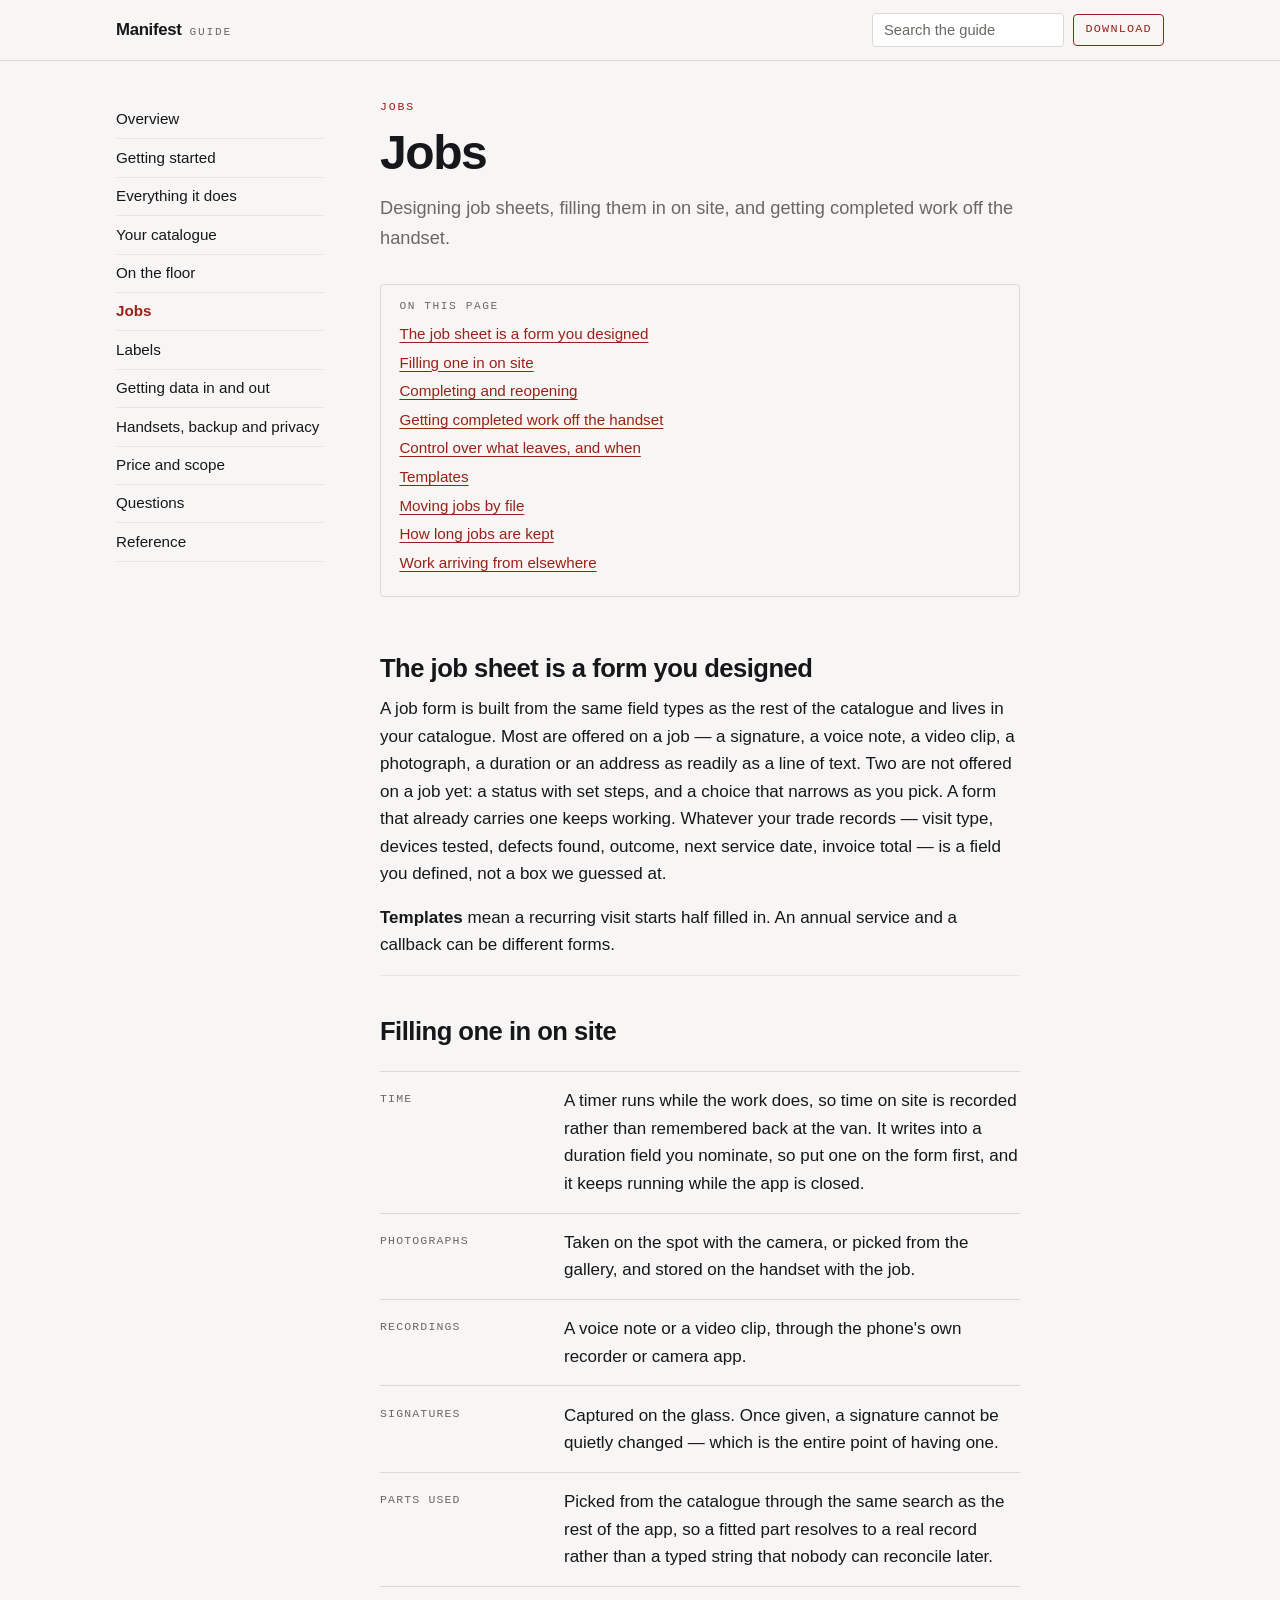
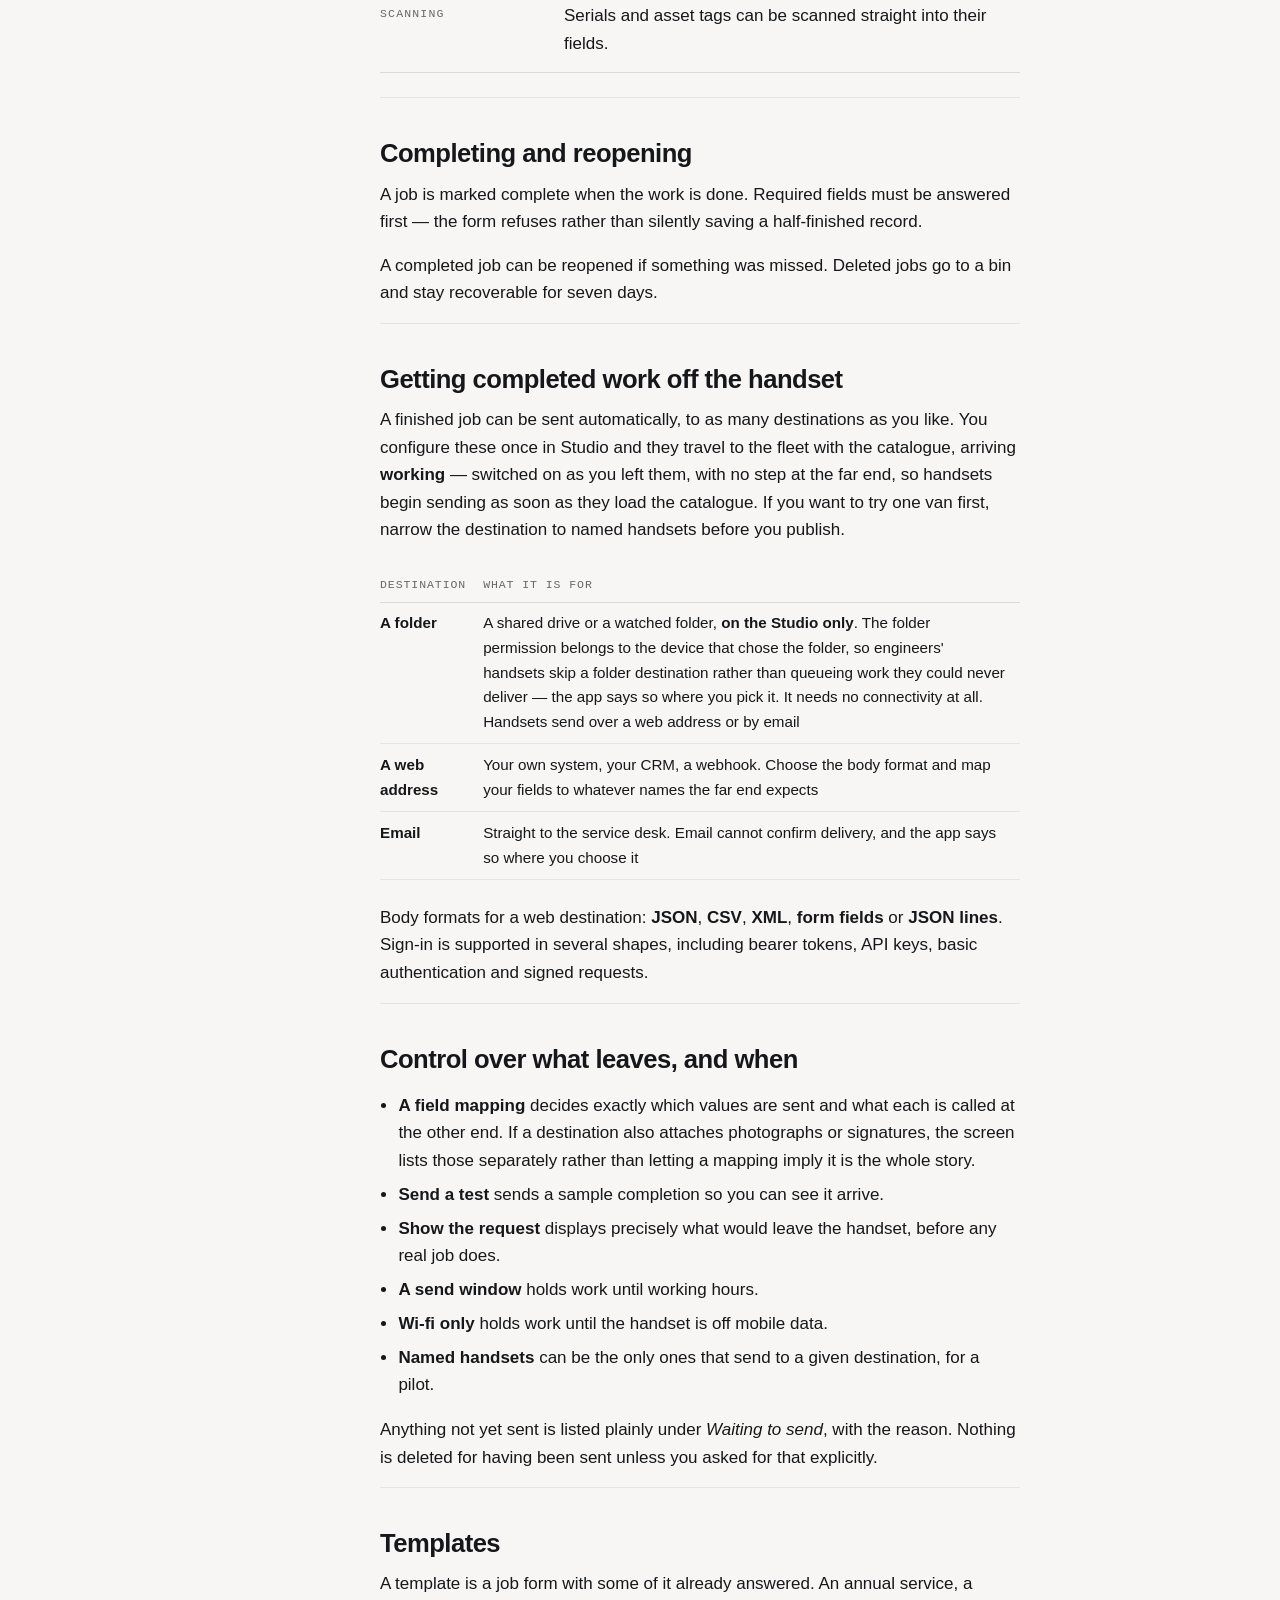
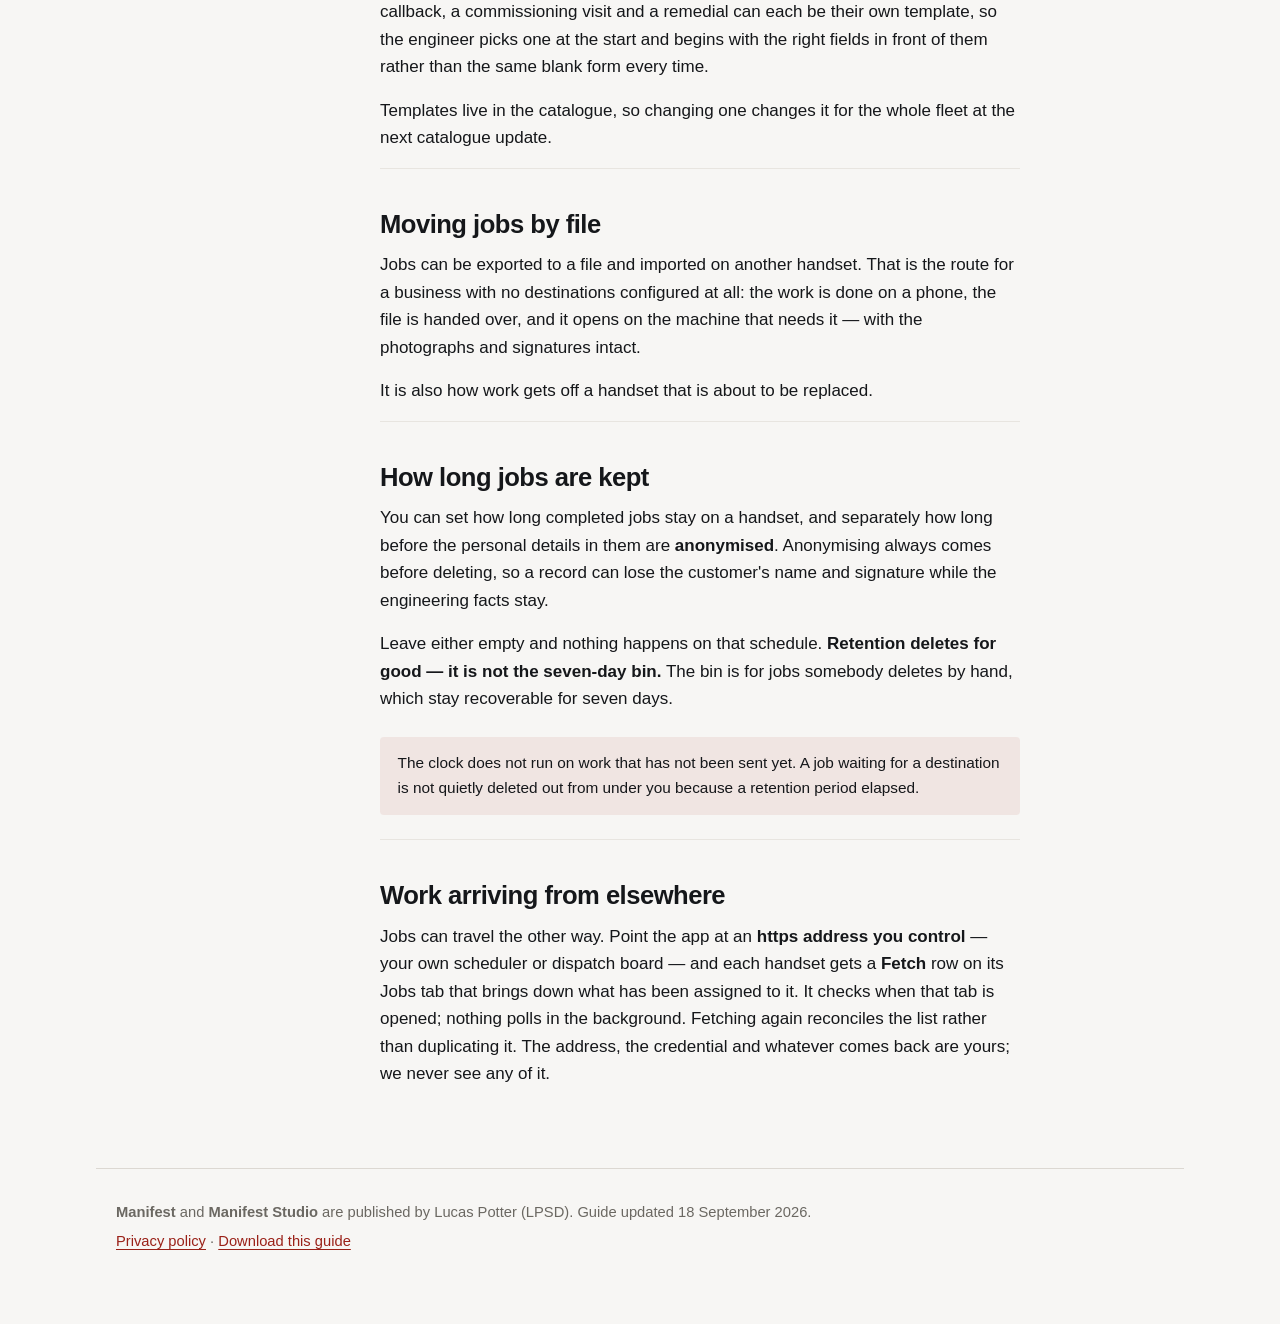
<file: jobs.html>
<!DOCTYPE html>
<html lang="en-GB">
<head>
<meta charset="utf-8">
<meta name="viewport" content="width=device-width, initial-scale=1">
<title>Jobs — Manifest guide</title>
<meta name="description" content="Designing job sheets, filling them in on site, and getting completed work off the handset.">
<link rel="stylesheet" href="assets/guide.css">
</head>
<body>
<a class="skip" href="#main">Skip to content</a>

<header class="masthead">
  <div class="wrap masthead-in">
    <a class="brand" href="index.html">
      <span class="brand-name">Manifest</span>
      <span class="brand-sub">guide</span>
    </a>
    <div class="tools">
      <label class="search" for="q">
        <span class="vh">Search the guide</span>
        <input id="q" type="search" placeholder="Search the guide" autocomplete="off"
               spellcheck="false" aria-controls="results" aria-expanded="false">
      </label>
      <a class="dl" href="manifest-guide.html" download>Download</a>
    </div>
  </div>
  <div id="results" class="results" role="region" aria-live="polite" hidden></div>
</header>

<div class="wrap shell">
  <nav class="sidebar" aria-label="Guide"><ul class='nav-list'><li><a href="index.html">Overview</a></li><li><a href="start.html">Getting started</a></li><li><a href="features.html">Everything it does</a></li><li><a href="catalogue.html">Your catalogue</a></li><li><a href="working.html">On the floor</a></li><li><a href="jobs.html" aria-current="page">Jobs</a></li><li><a href="labels.html">Labels</a></li><li><a href="data.html">Getting data in and out</a></li><li><a href="safety.html">Handsets, backup and privacy</a></li><li><a href="pricing.html">Price and scope</a></li><li><a href="questions.html">Questions</a></li><li><a href="reference.html">Reference</a></li></ul></nav>
  <main id="main" class="content"><div class='page-head'><p class='eyebrow'>Jobs</p><h1>Jobs</h1><p class='lede'>Designing job sheets, filling them in on site, and getting completed work off the handset.</p></div>
<nav class='toc' aria-label='On this page'><p class='toc-h'>On this page</p><ul><li><a href="#forms">The job sheet is a form you designed</a></li><li><a href="#onsite">Filling one in on site</a></li><li><a href="#completing">Completing and reopening</a></li><li><a href="#sending">Getting completed work off the handset</a></li><li><a href="#control">Control over what leaves, and when</a></li><li><a href="#templates">Templates</a></li><li><a href="#byfile">Moving jobs by file</a></li><li><a href="#retention">How long jobs are kept</a></li><li><a href="#inbound">Work arriving from elsewhere</a></li></ul></nav>
<section id='forms' class='sec'><h2><a class='anchor' href='#forms'>The job sheet is a form you designed</a></h2>
<p>A job form is built from the same field types as the rest of the catalogue and
lives in your catalogue. Most are offered on a job — a signature, a voice note, a
video clip, a photograph, a duration or an address as readily as a line of text.
Two are not offered on a job yet: a status with set steps, and a choice that
narrows as you pick. A form that already carries one keeps working. Whatever your trade records — visit type, devices tested,
defects found, outcome, next service date, invoice total — is a field you
defined, not a box we guessed at.</p>

<p><strong>Templates</strong> mean a recurring visit starts half filled in. An
annual service and a callback can be different forms.</p>
</section>
<section id='onsite' class='sec'><h2><a class='anchor' href='#onsite'>Filling one in on site</a></h2>
<div class="spec">
  <div><p class="k">Time</p><div class="v"><p>A timer runs while the work does,
  so time on site is recorded rather than remembered back at the van. It writes
  into a duration field you nominate, so put one on the form first, and it keeps
  running while the app is closed.</p></div></div>
  <div><p class="k">Photographs</p><div class="v"><p>Taken on the spot with the
  camera, or picked from the gallery, and stored on the handset with the
  job.</p></div></div>
  <div><p class="k">Recordings</p><div class="v"><p>A voice note or a video clip,
  through the phone's own recorder or camera app.</p></div></div>
  <div><p class="k">Signatures</p><div class="v"><p>Captured on the glass. Once
  given, a signature cannot be quietly changed — which is the entire point of
  having one.</p></div></div>
  <div><p class="k">Parts used</p><div class="v"><p>Picked from the catalogue
  through the same search as the rest of the app, so a fitted part resolves to a
  real record rather than a typed string that nobody can reconcile
  later.</p></div></div>
  <div><p class="k">Scanning</p><div class="v"><p>Serials and asset tags can be
  scanned straight into their fields.</p></div></div>
</div>
</section>
<section id='completing' class='sec'><h2><a class='anchor' href='#completing'>Completing and reopening</a></h2>
<p>A job is marked complete when the work is done. Required fields must be
answered first — the form refuses rather than silently saving a half-finished
record.</p>

<p>A completed job can be reopened if something was missed. Deleted jobs go to a
bin and stay recoverable for seven days.</p>
</section>
<section id='sending' class='sec'><h2><a class='anchor' href='#sending'>Getting completed work off the handset</a></h2>
<p>A finished job can be sent automatically, to as many destinations as you
like. You configure these once in Studio and they travel to the fleet with the
catalogue, arriving <strong>working</strong> — switched on as you left them,
with no step at the far end, so handsets begin sending as soon as they load the
catalogue. If you want to try one van first, narrow the destination to named
handsets before you publish.</p>

<div class="scroll"><table>
<thead><tr><th scope="col">Destination</th><th scope="col">What it is for</th></tr></thead>
<tbody>
<tr><th scope="row">A folder</th><td>A shared drive or a watched folder,
<strong>on the Studio only</strong>. The folder permission belongs to the device
that chose the folder, so engineers' handsets skip a folder destination rather
than queueing work they could never deliver — the app says so where you pick it.
It needs no connectivity at all. Handsets send over a web address or by
email</td></tr>
<tr><th scope="row">A web address</th><td>Your own system, your CRM, a webhook.
Choose the body format and map your fields to whatever names the far end
expects</td></tr>
<tr><th scope="row">Email</th><td>Straight to the service desk. Email cannot
confirm delivery, and the app says so where you choose it</td></tr>
</tbody></table></div>

<p>Body formats for a web destination: <strong>JSON</strong>,
<strong>CSV</strong>, <strong>XML</strong>, <strong>form fields</strong> or
<strong>JSON lines</strong>. Sign-in is supported in several shapes, including
bearer tokens, API keys, basic authentication and signed requests.</p>
</section>
<section id='control' class='sec'><h2><a class='anchor' href='#control'>Control over what leaves, and when</a></h2>
<ul>
<li><strong>A field mapping</strong> decides exactly which values are sent and
what each is called at the other end. If a destination also attaches
photographs or signatures, the screen lists those separately rather than letting
a mapping imply it is the whole story.</li>
<li><strong>Send a test</strong> sends a sample completion so you can see it
arrive.</li>
<li><strong>Show the request</strong> displays precisely what would leave the
handset, before any real job does.</li>
<li><strong>A send window</strong> holds work until working hours.</li>
<li><strong>Wi-fi only</strong> holds work until the handset is off mobile
data.</li>
<li><strong>Named handsets</strong> can be the only ones that send to a given
destination, for a pilot.</li>
</ul>

<p>Anything not yet sent is listed plainly under <em>Waiting to send</em>, with
the reason. Nothing is deleted for having been sent unless you asked for that
explicitly.</p>
</section>
<section id='templates' class='sec'><h2><a class='anchor' href='#templates'>Templates</a></h2>
<p>A template is a job form with some of it already answered. An annual service,
a callback, a commissioning visit and a remedial can each be their own template,
so the engineer picks one at the start and begins with the right fields in front
of them rather than the same blank form every time.</p>

<p>Templates live in the catalogue, so changing one changes it for the whole
fleet at the next catalogue update.</p>
</section>
<section id='byfile' class='sec'><h2><a class='anchor' href='#byfile'>Moving jobs by file</a></h2>
<p>Jobs can be exported to a file and imported on another handset. That is the
route for a business with no destinations configured at all: the work is done on
a phone, the file is handed over, and it opens on the machine that needs it —
with the photographs and signatures intact.</p>

<p>It is also how work gets off a handset that is about to be replaced.</p>
</section>
<section id='retention' class='sec'><h2><a class='anchor' href='#retention'>How long jobs are kept</a></h2>
<p>You can set how long completed jobs stay on a handset, and separately how
long before the personal details in them are <strong>anonymised</strong>.
Anonymising always comes before deleting, so a record can lose the customer's
name and signature while the engineering facts stay.</p>

<p>Leave either empty and nothing happens on that schedule.
<strong>Retention deletes for good — it is not the seven-day bin.</strong> The
bin is for jobs somebody deletes by hand, which stay recoverable for seven
days.</p>

<div class="note"><p>The clock does not run on work that has not been sent yet.
A job waiting for a destination is not quietly deleted out from under you
because a retention period elapsed.</p></div>
</section>
<section id='inbound' class='sec'><h2><a class='anchor' href='#inbound'>Work arriving from elsewhere</a></h2>
<p>Jobs can travel the other way. Point the app at an <strong>https address you
control</strong> — your own scheduler or dispatch board — and each handset gets a
<strong>Fetch</strong> row on its Jobs tab that brings down what has been
assigned to it. It checks when that tab is opened; nothing polls in the
background. Fetching again reconciles the list rather than duplicating it. The
address, the credential and whatever comes back are yours; we never see any of
it.</p>
</section></main>
</div>

<footer class="wrap site-foot">
  <p><strong>Manifest</strong> and <strong>Manifest Studio</strong> are
  published by Lucas Potter (LPSD). Guide updated 18 September 2026.</p>
  <p><a href="https://lpsd-1.github.io/Manifest-Privacy-Policy/">Privacy policy</a> · <a href="manifest-guide.html" download>Download this guide</a></p>
</footer>

<script src="assets/search-index.js"></script>
<script src="assets/guide.js"></script>
</body>
</html>
</file>
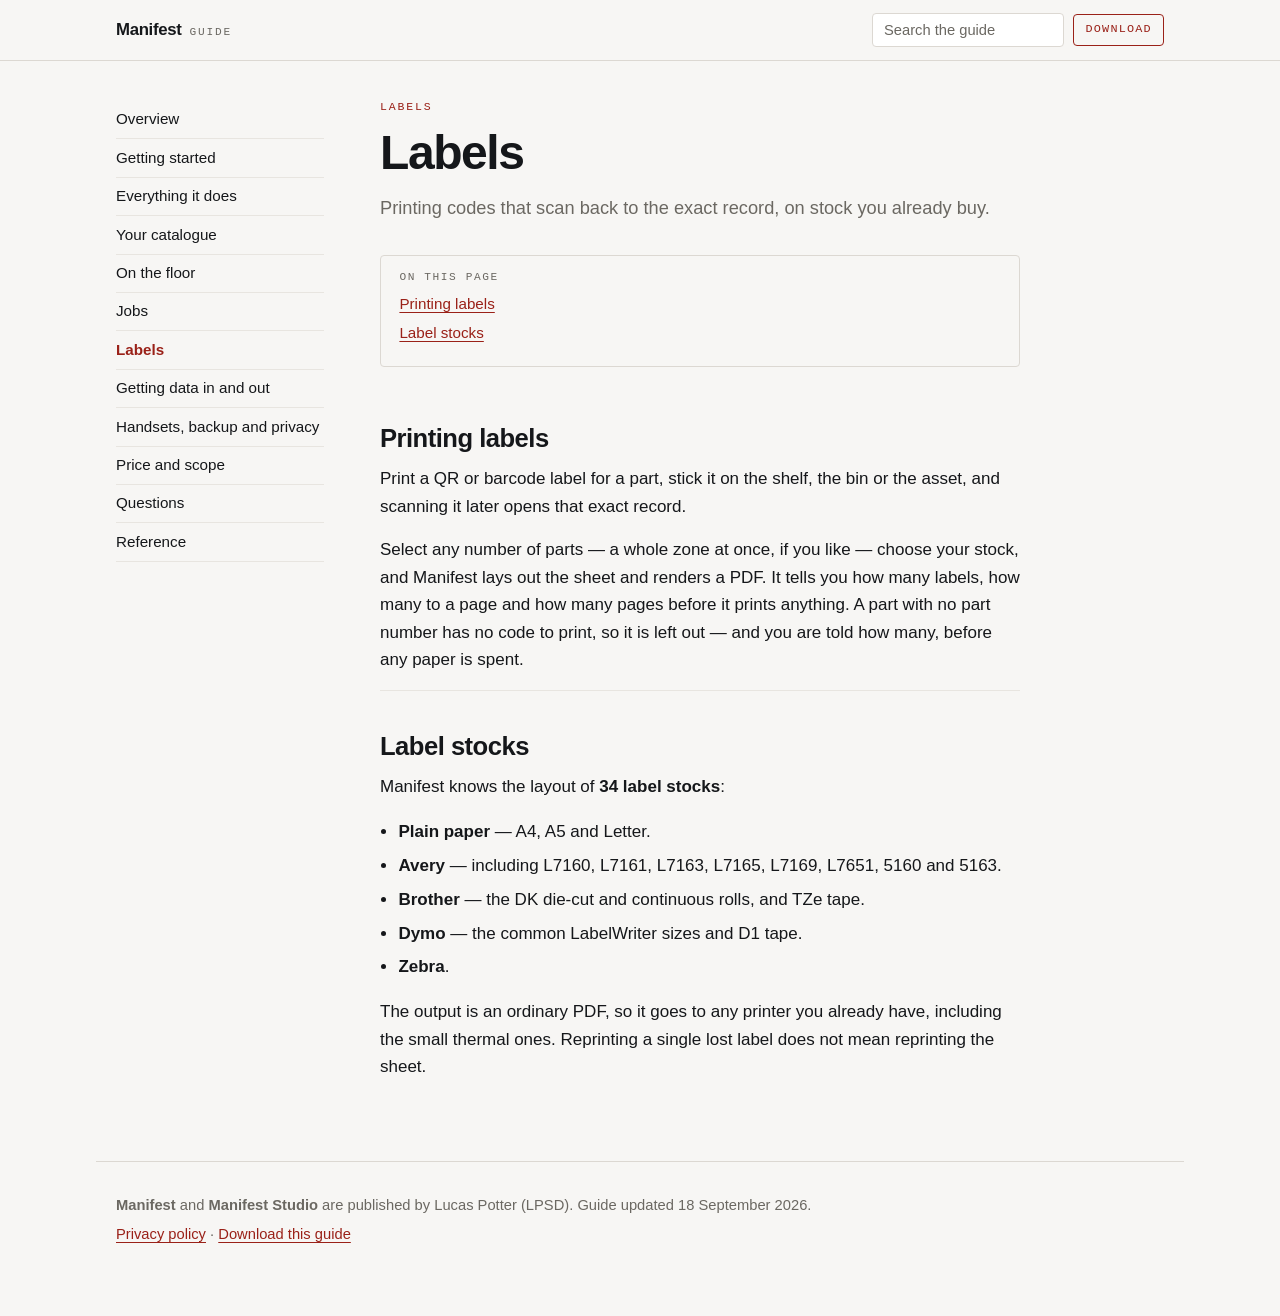
<file: labels.html>
<!DOCTYPE html>
<html lang="en-GB">
<head>
<meta charset="utf-8">
<meta name="viewport" content="width=device-width, initial-scale=1">
<title>Labels — Manifest guide</title>
<meta name="description" content="Printing codes that scan back to the exact record, on stock you already buy.">
<link rel="stylesheet" href="assets/guide.css">
</head>
<body>
<a class="skip" href="#main">Skip to content</a>

<header class="masthead">
  <div class="wrap masthead-in">
    <a class="brand" href="index.html">
      <span class="brand-name">Manifest</span>
      <span class="brand-sub">guide</span>
    </a>
    <div class="tools">
      <label class="search" for="q">
        <span class="vh">Search the guide</span>
        <input id="q" type="search" placeholder="Search the guide" autocomplete="off"
               spellcheck="false" aria-controls="results" aria-expanded="false">
      </label>
      <a class="dl" href="manifest-guide.html" download>Download</a>
    </div>
  </div>
  <div id="results" class="results" role="region" aria-live="polite" hidden></div>
</header>

<div class="wrap shell">
  <nav class="sidebar" aria-label="Guide"><ul class='nav-list'><li><a href="index.html">Overview</a></li><li><a href="start.html">Getting started</a></li><li><a href="features.html">Everything it does</a></li><li><a href="catalogue.html">Your catalogue</a></li><li><a href="working.html">On the floor</a></li><li><a href="jobs.html">Jobs</a></li><li><a href="labels.html" aria-current="page">Labels</a></li><li><a href="data.html">Getting data in and out</a></li><li><a href="safety.html">Handsets, backup and privacy</a></li><li><a href="pricing.html">Price and scope</a></li><li><a href="questions.html">Questions</a></li><li><a href="reference.html">Reference</a></li></ul></nav>
  <main id="main" class="content"><div class='page-head'><p class='eyebrow'>Labels</p><h1>Labels</h1><p class='lede'>Printing codes that scan back to the exact record, on stock you already buy.</p></div>
<nav class='toc' aria-label='On this page'><p class='toc-h'>On this page</p><ul><li><a href="#printing">Printing labels</a></li><li><a href="#stocks">Label stocks</a></li></ul></nav>
<section id='printing' class='sec'><h2><a class='anchor' href='#printing'>Printing labels</a></h2>
<p>Print a QR or barcode label for a part, stick it on the shelf, the bin or the
asset, and scanning it later opens that exact record.</p>

<p>Select any number of parts — a whole zone at once, if you like — choose your
stock, and Manifest lays out the sheet and renders a PDF. It tells you how many
labels, how many to a page and how many pages before it prints anything. A part
with no part number has no code to print, so it is left out — and you are told
how many, before any paper is spent.</p>
</section>
<section id='stocks' class='sec'><h2><a class='anchor' href='#stocks'>Label stocks</a></h2>
<p>Manifest knows the layout of <strong>34 label stocks</strong>:</p>

<ul>
<li><strong>Plain paper</strong> — A4, A5 and Letter.</li>
<li><strong>Avery</strong> — including L7160, L7161, L7163, L7165, L7169, L7651,
5160 and 5163.</li>
<li><strong>Brother</strong> — the DK die-cut and continuous rolls, and TZe
tape.</li>
<li><strong>Dymo</strong> — the common LabelWriter sizes and D1 tape.</li>
<li><strong>Zebra</strong>.</li>
</ul>

<p>The output is an ordinary PDF, so it goes to any printer you already have,
including the small thermal ones. Reprinting a single lost label does not mean
reprinting the sheet.</p>
</section></main>
</div>

<footer class="wrap site-foot">
  <p><strong>Manifest</strong> and <strong>Manifest Studio</strong> are
  published by Lucas Potter (LPSD). Guide updated 18 September 2026.</p>
  <p><a href="https://lpsd-1.github.io/Manifest-Privacy-Policy/">Privacy policy</a> · <a href="manifest-guide.html" download>Download this guide</a></p>
</footer>

<script src="assets/search-index.js"></script>
<script src="assets/guide.js"></script>
</body>
</html>
</file>
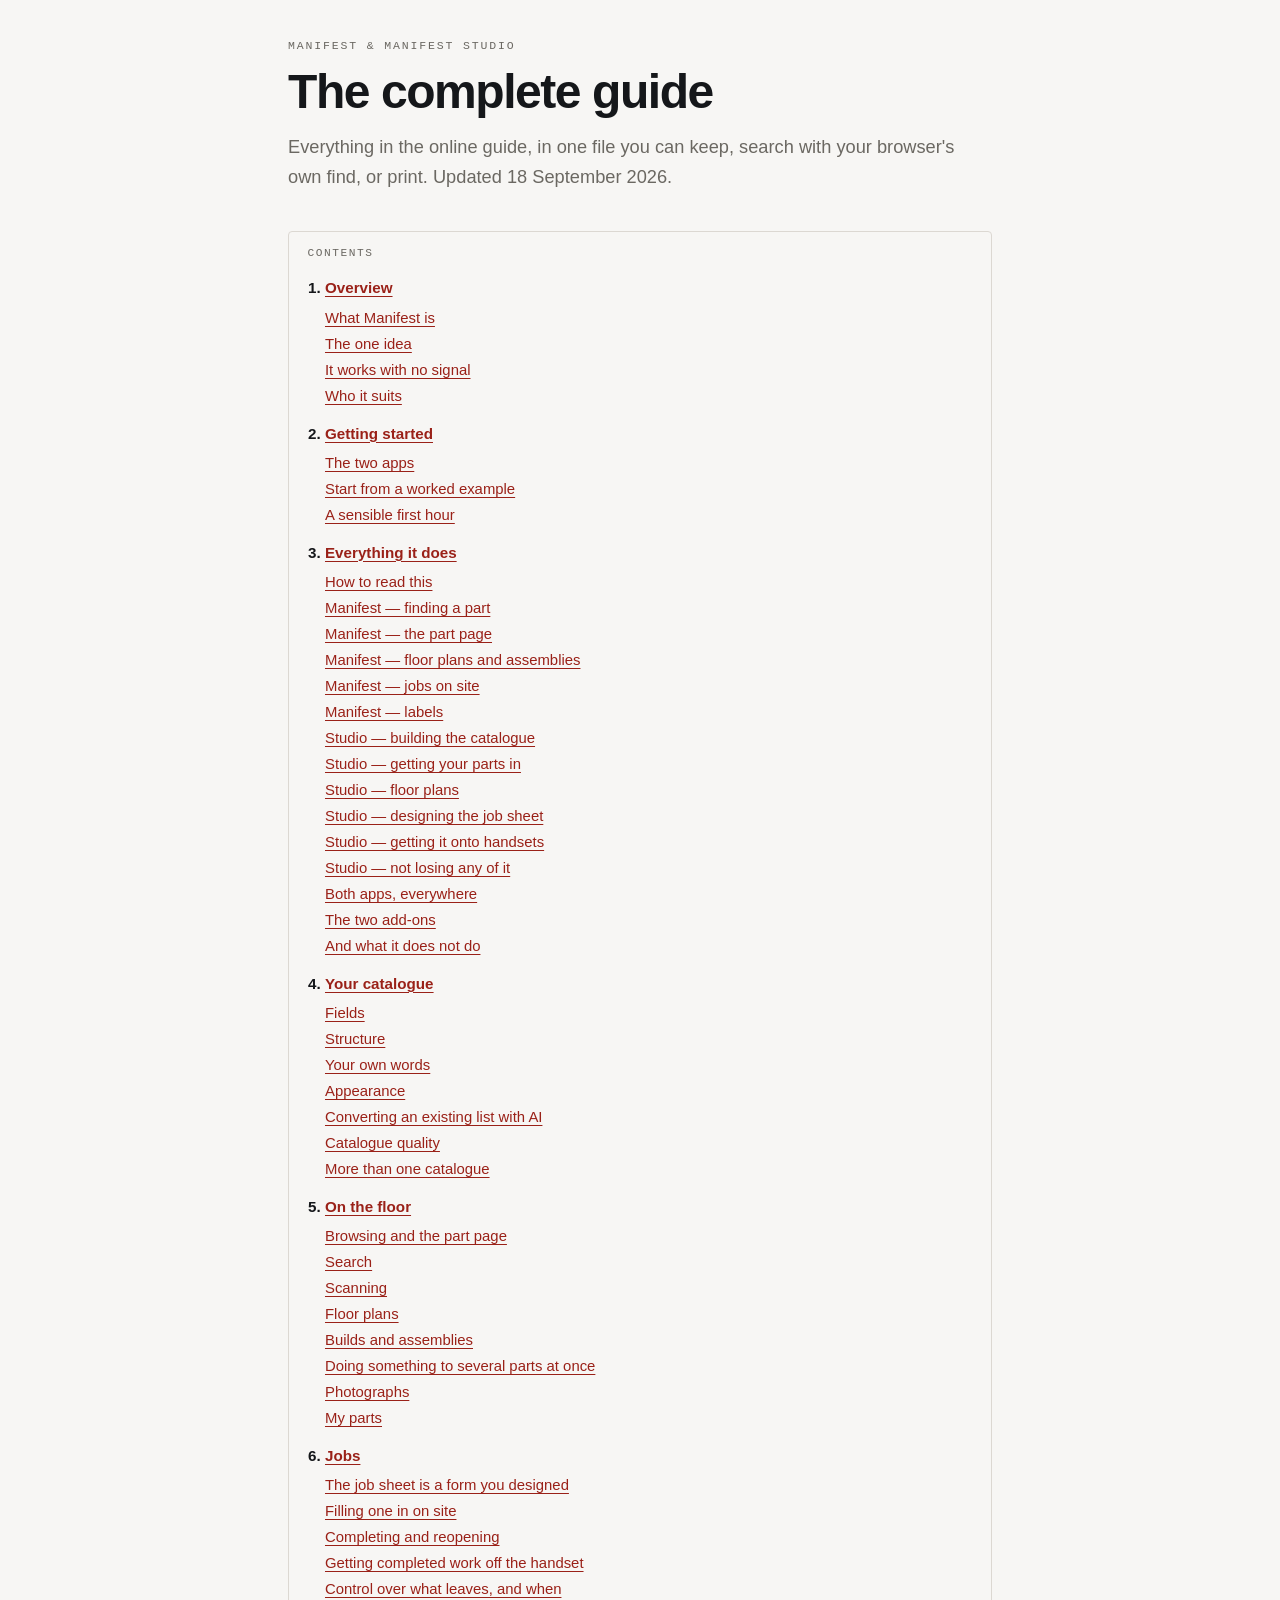
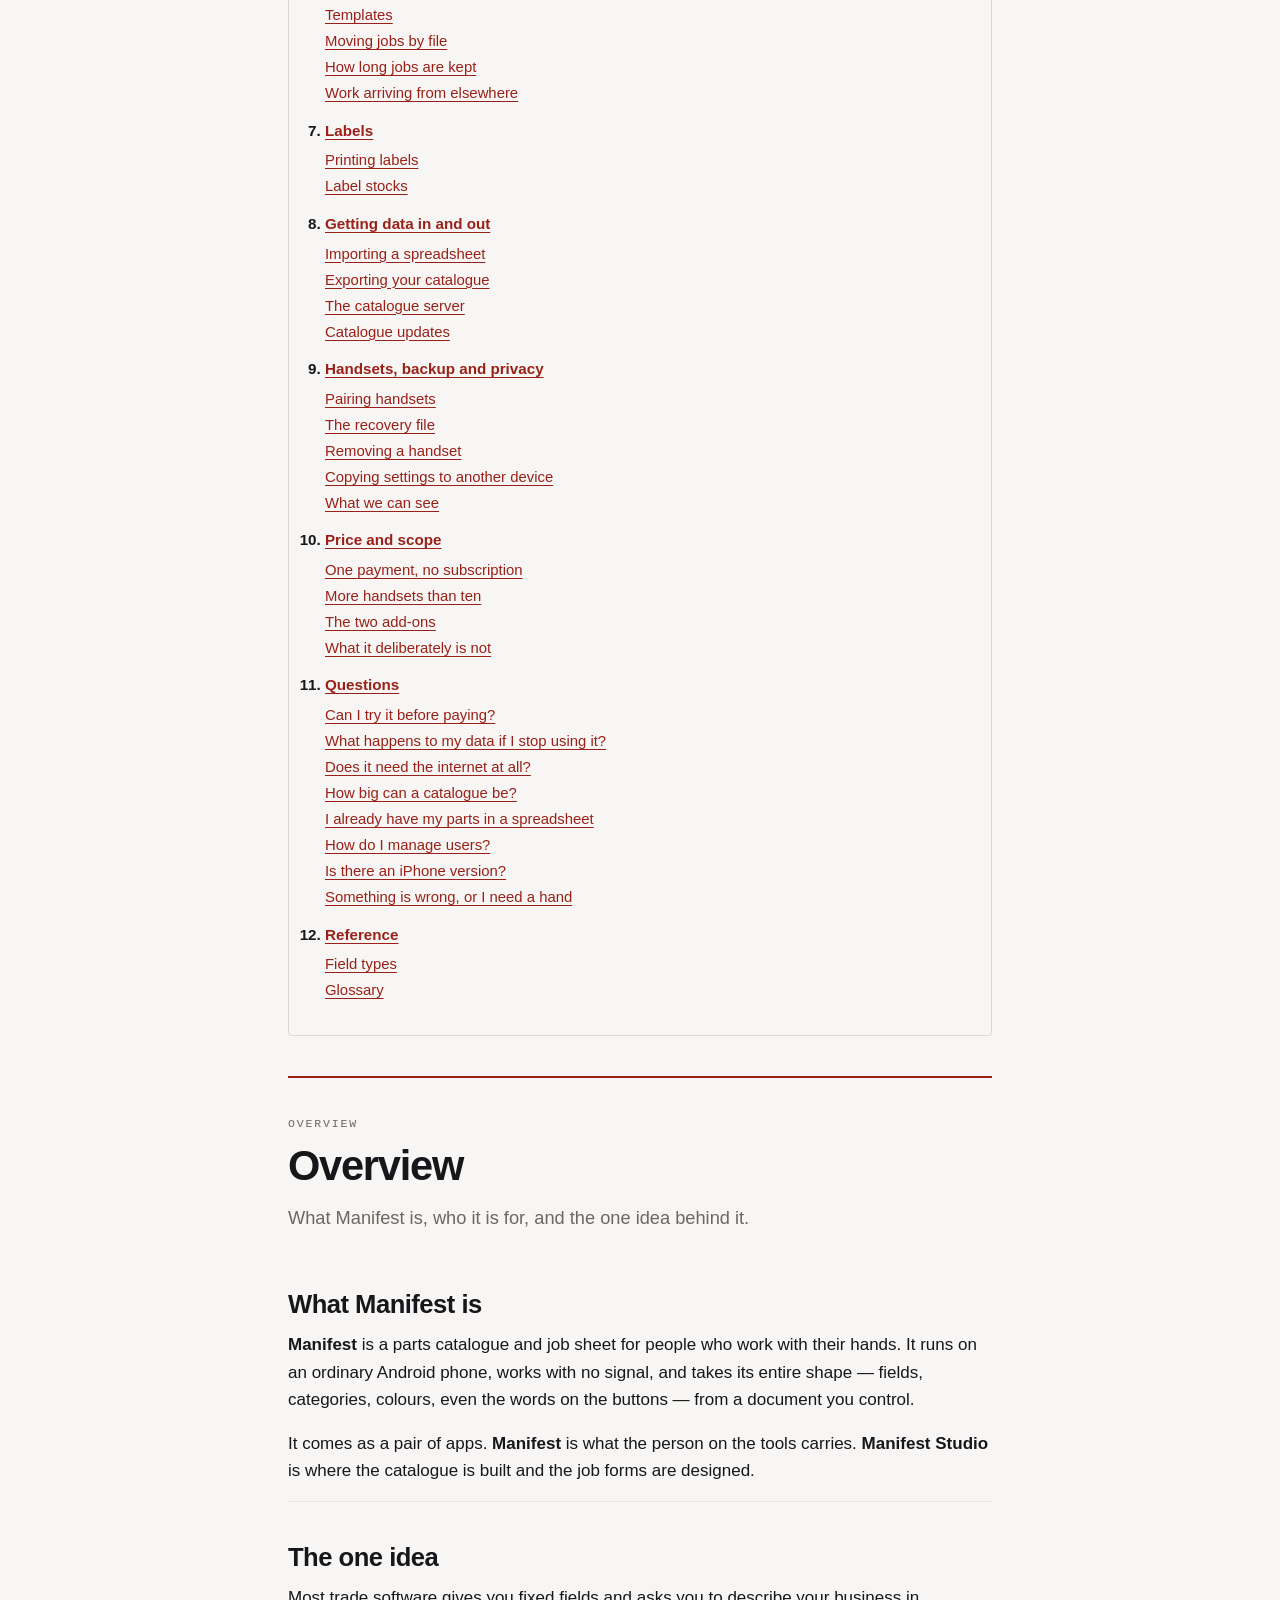
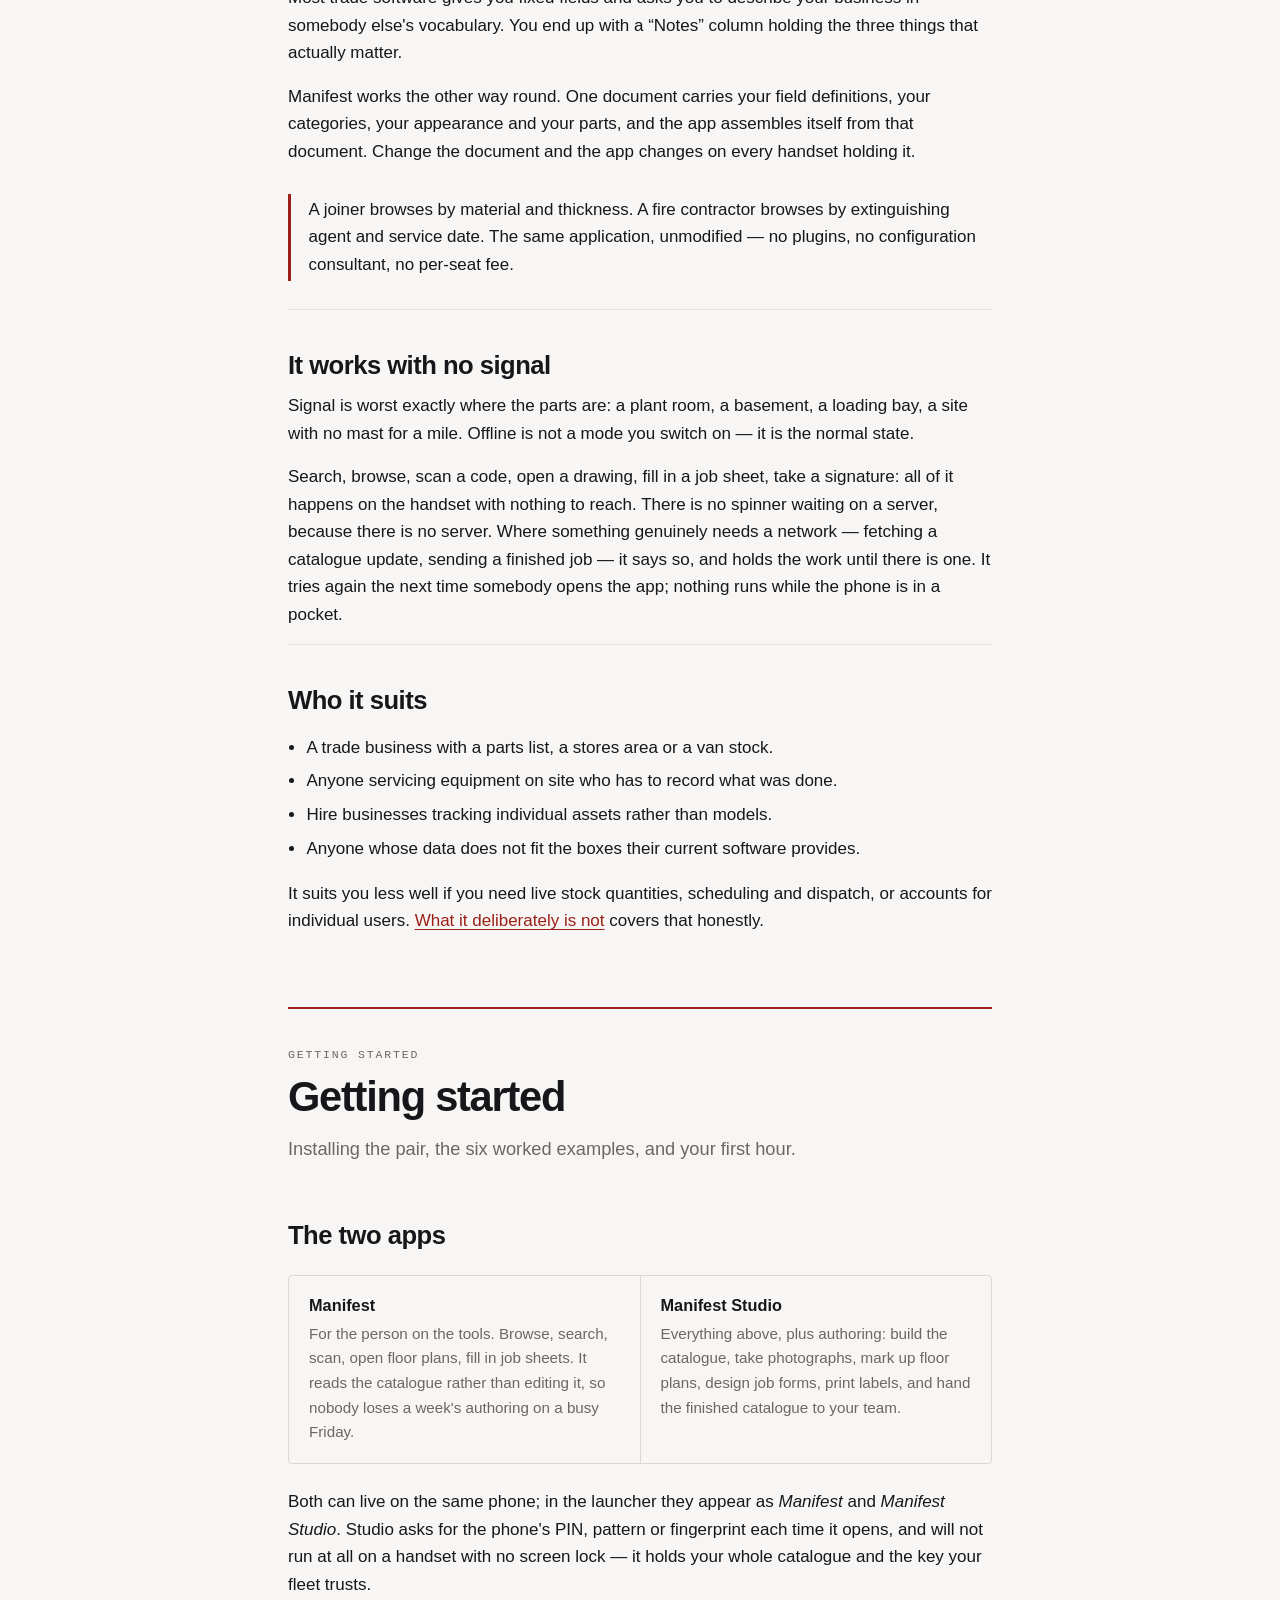
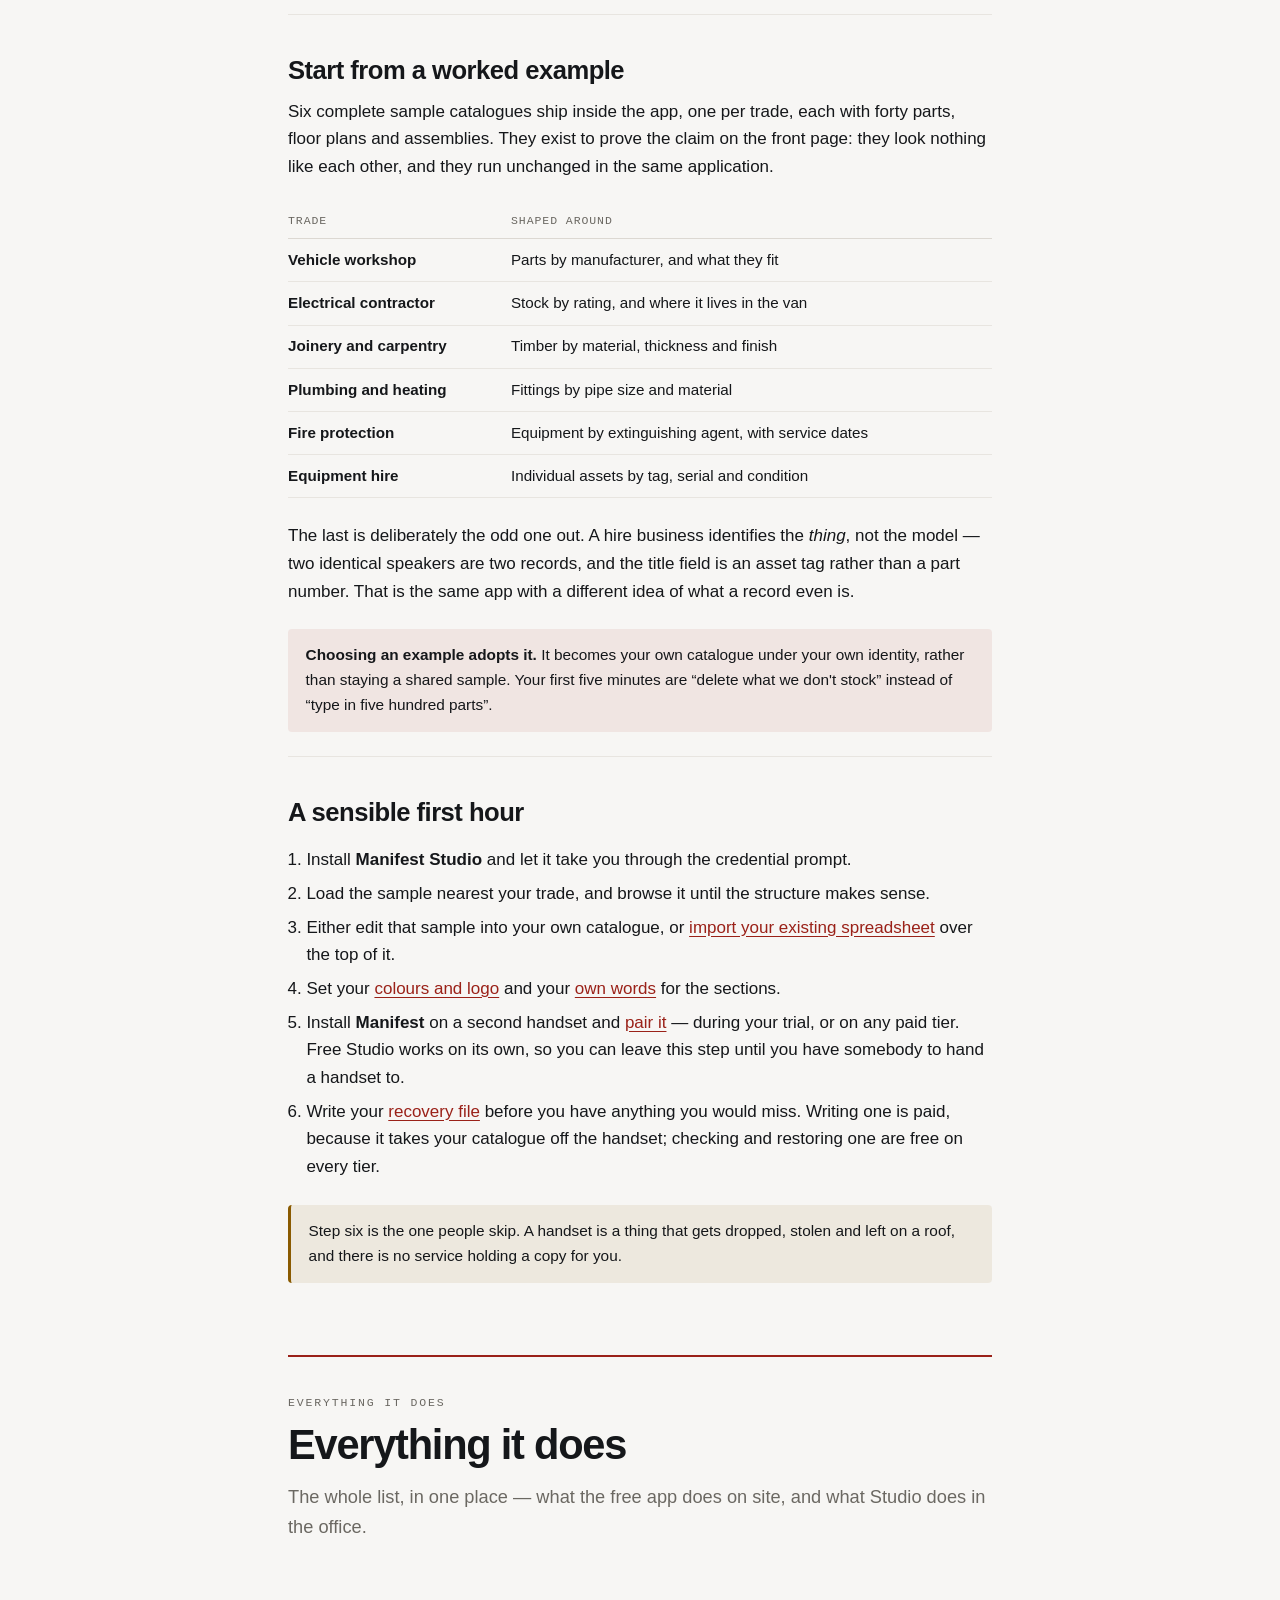
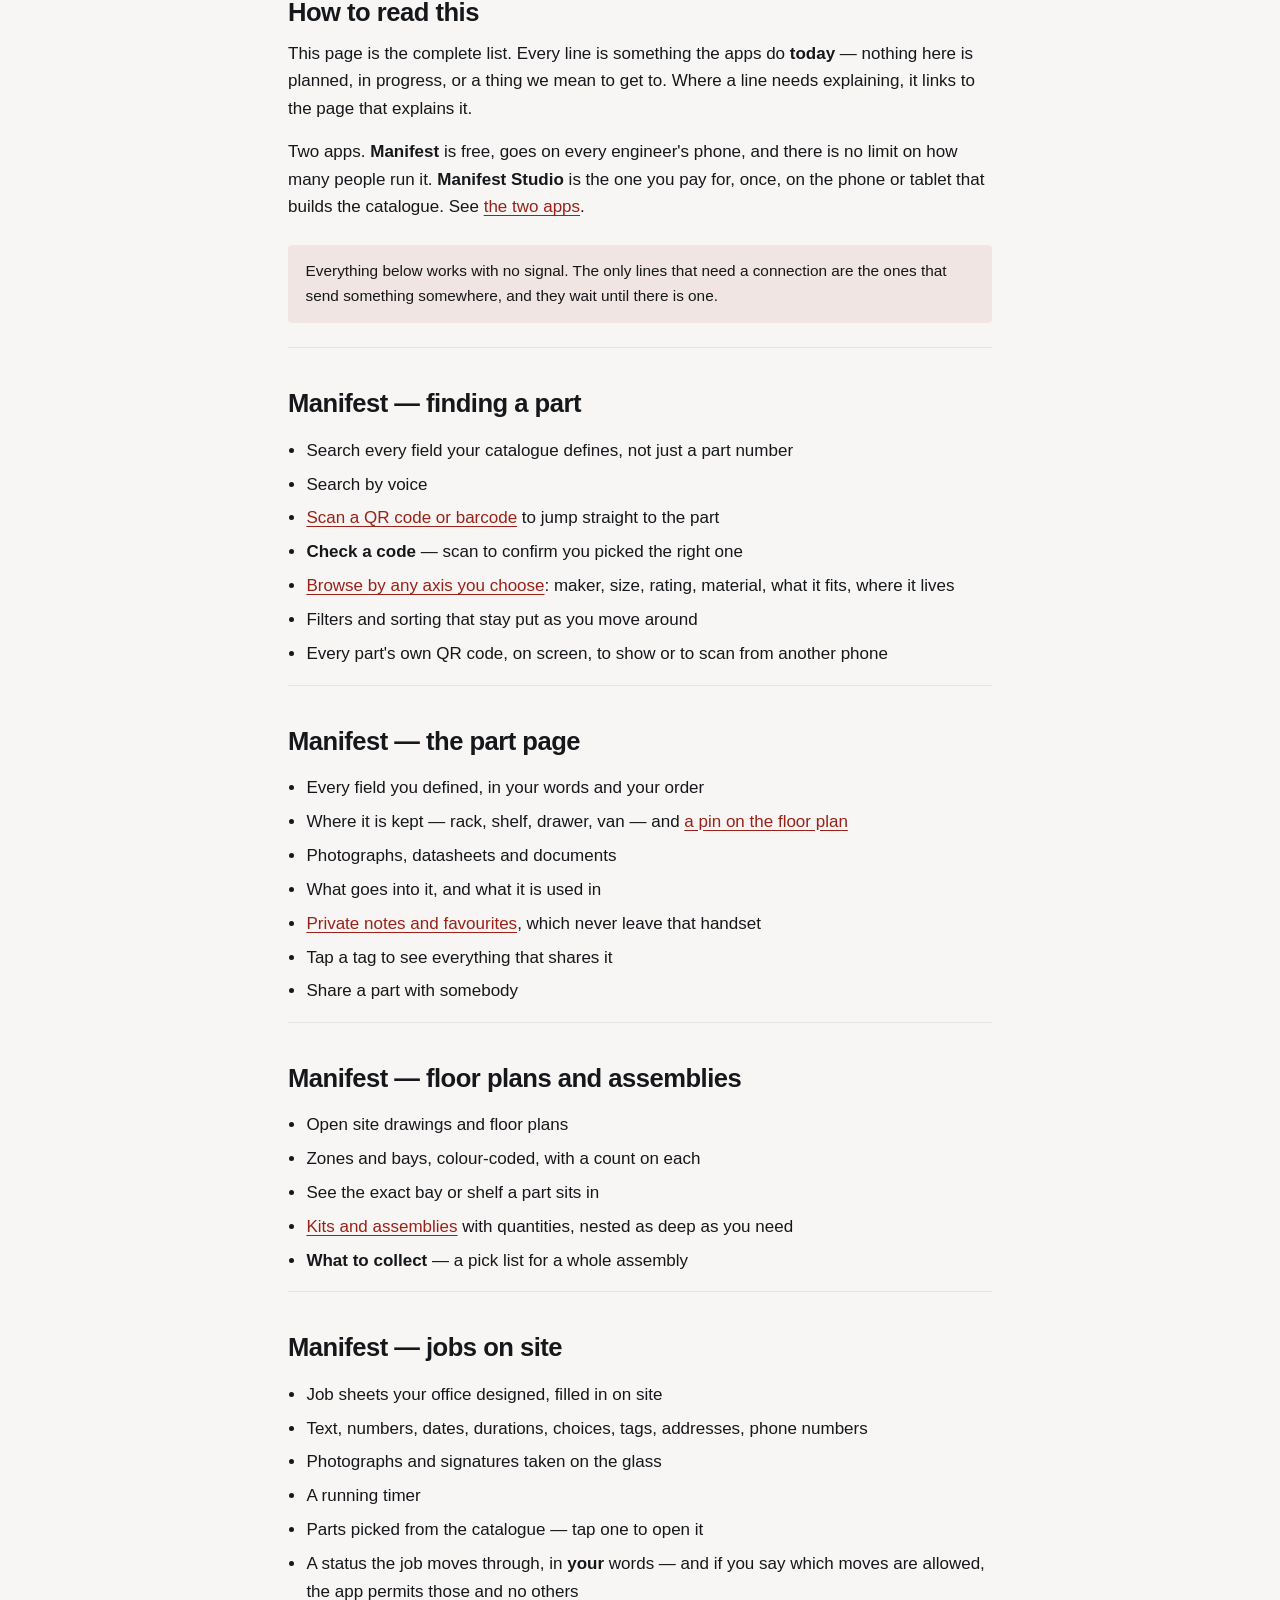
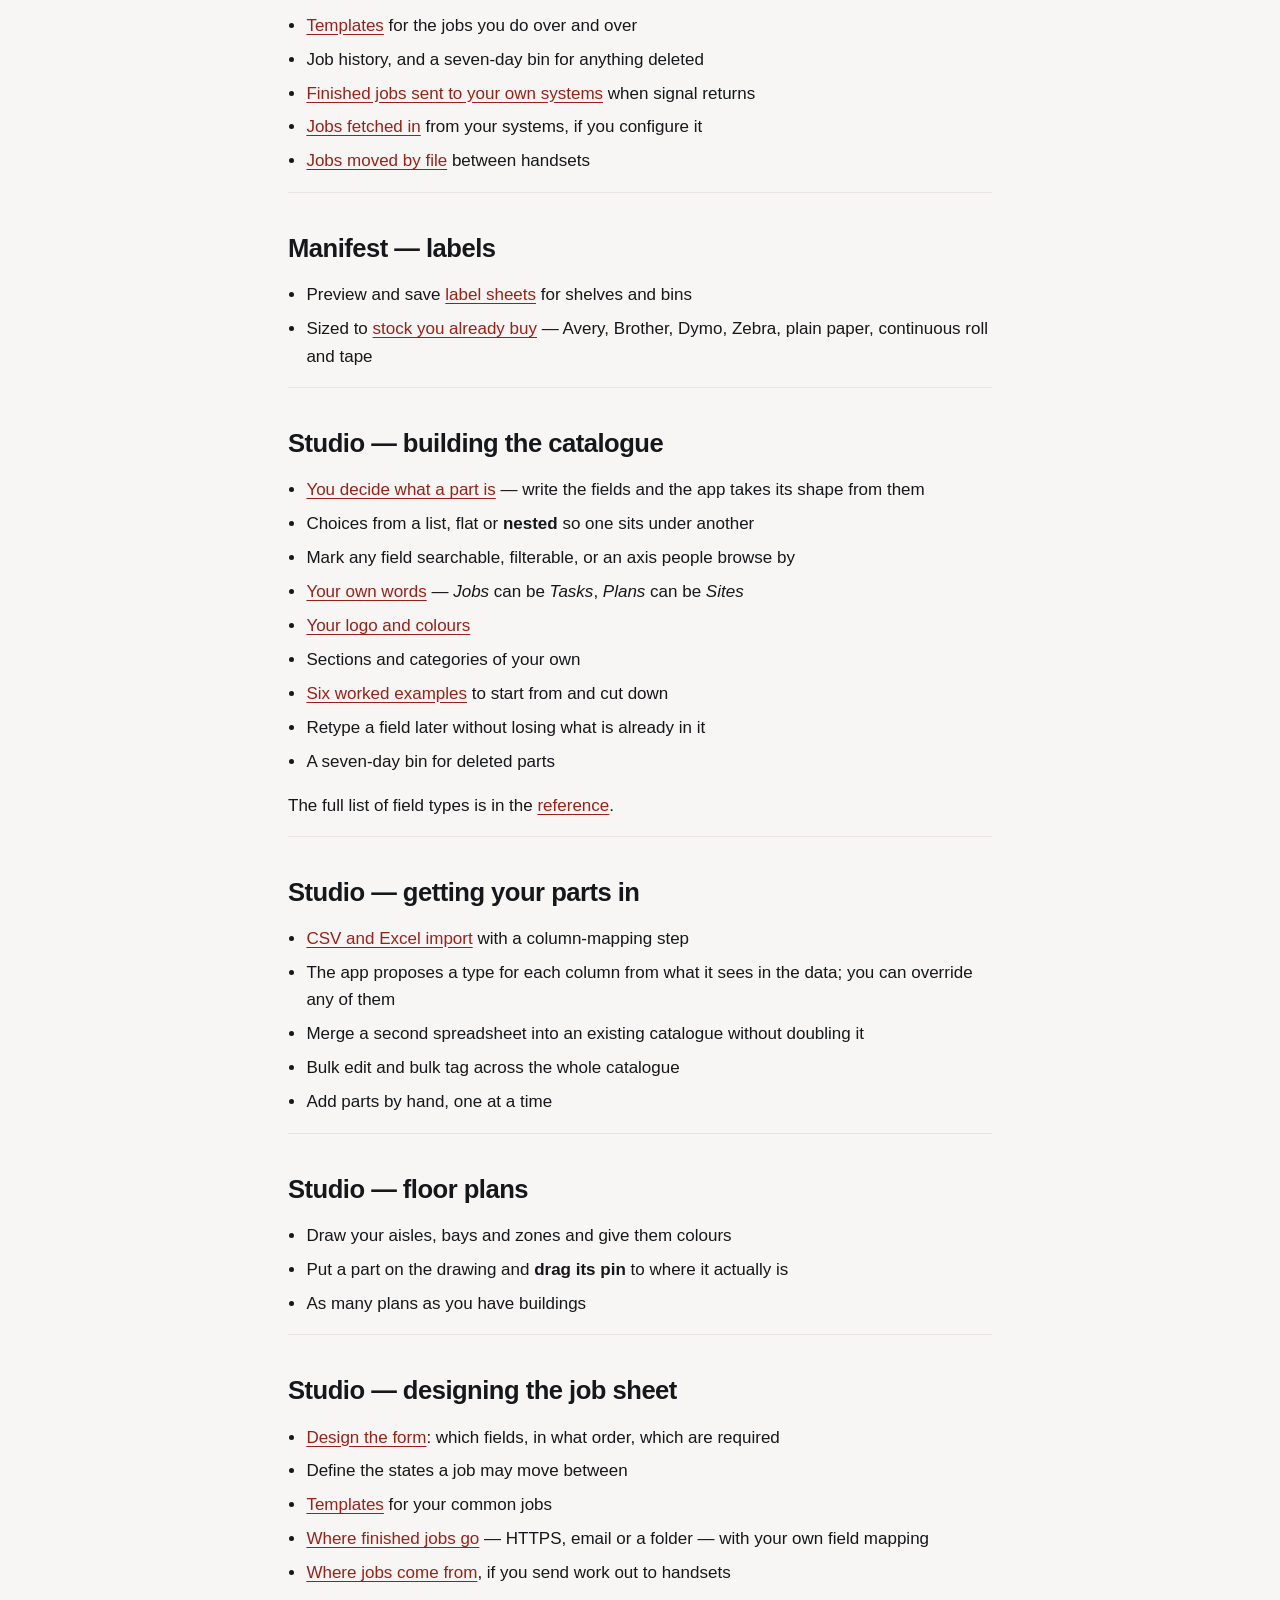
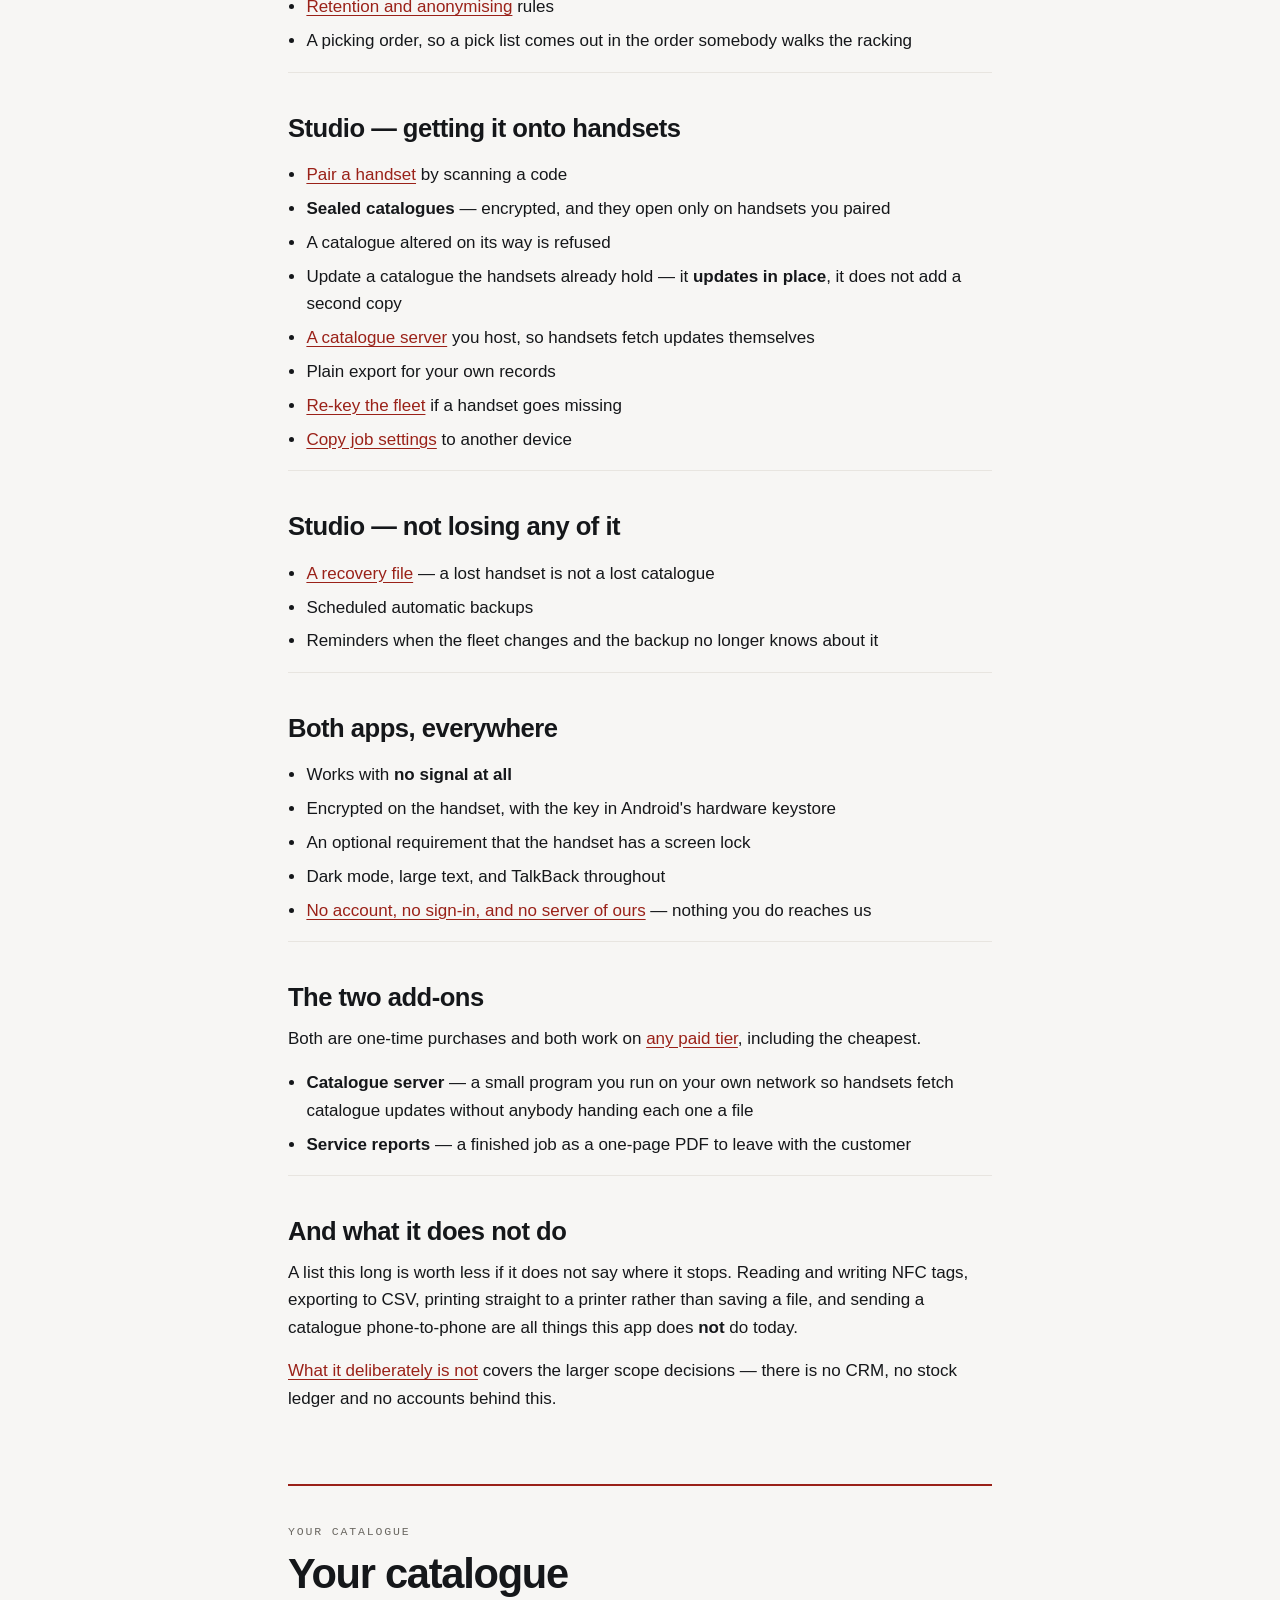
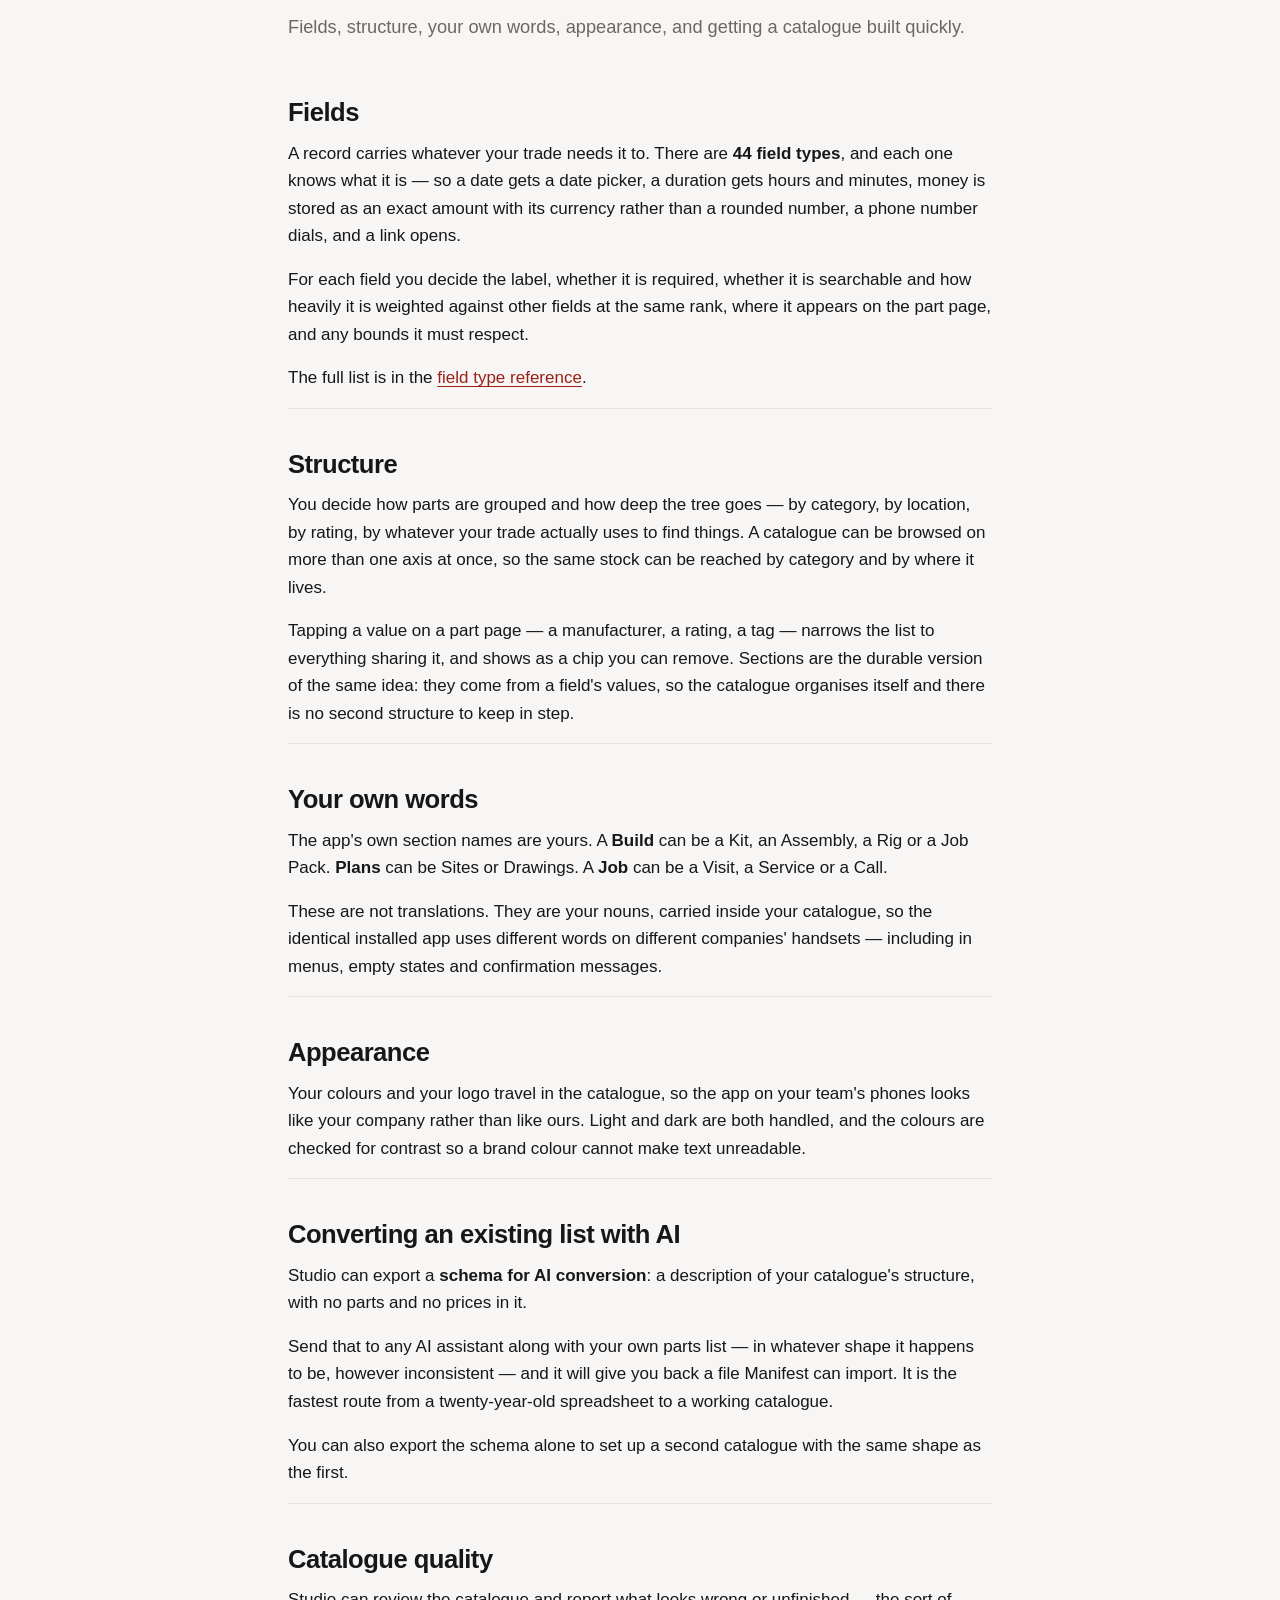
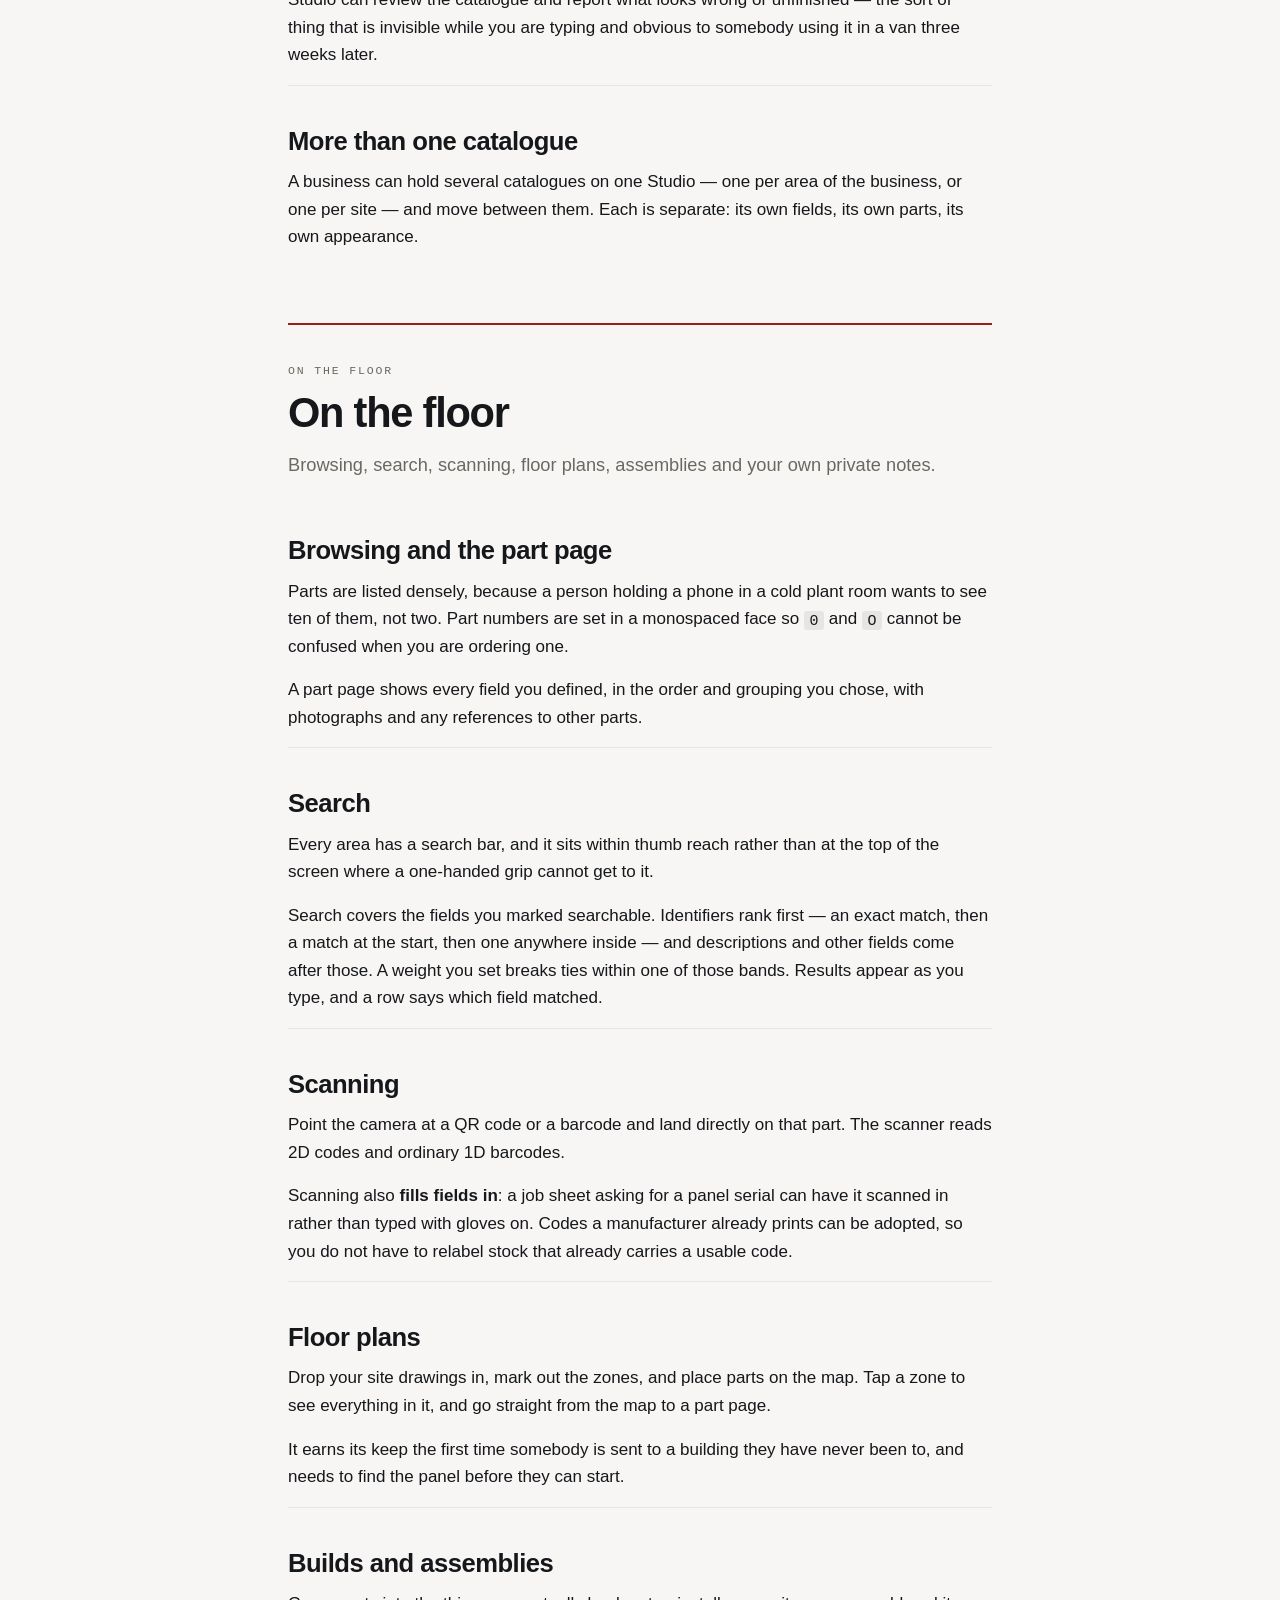
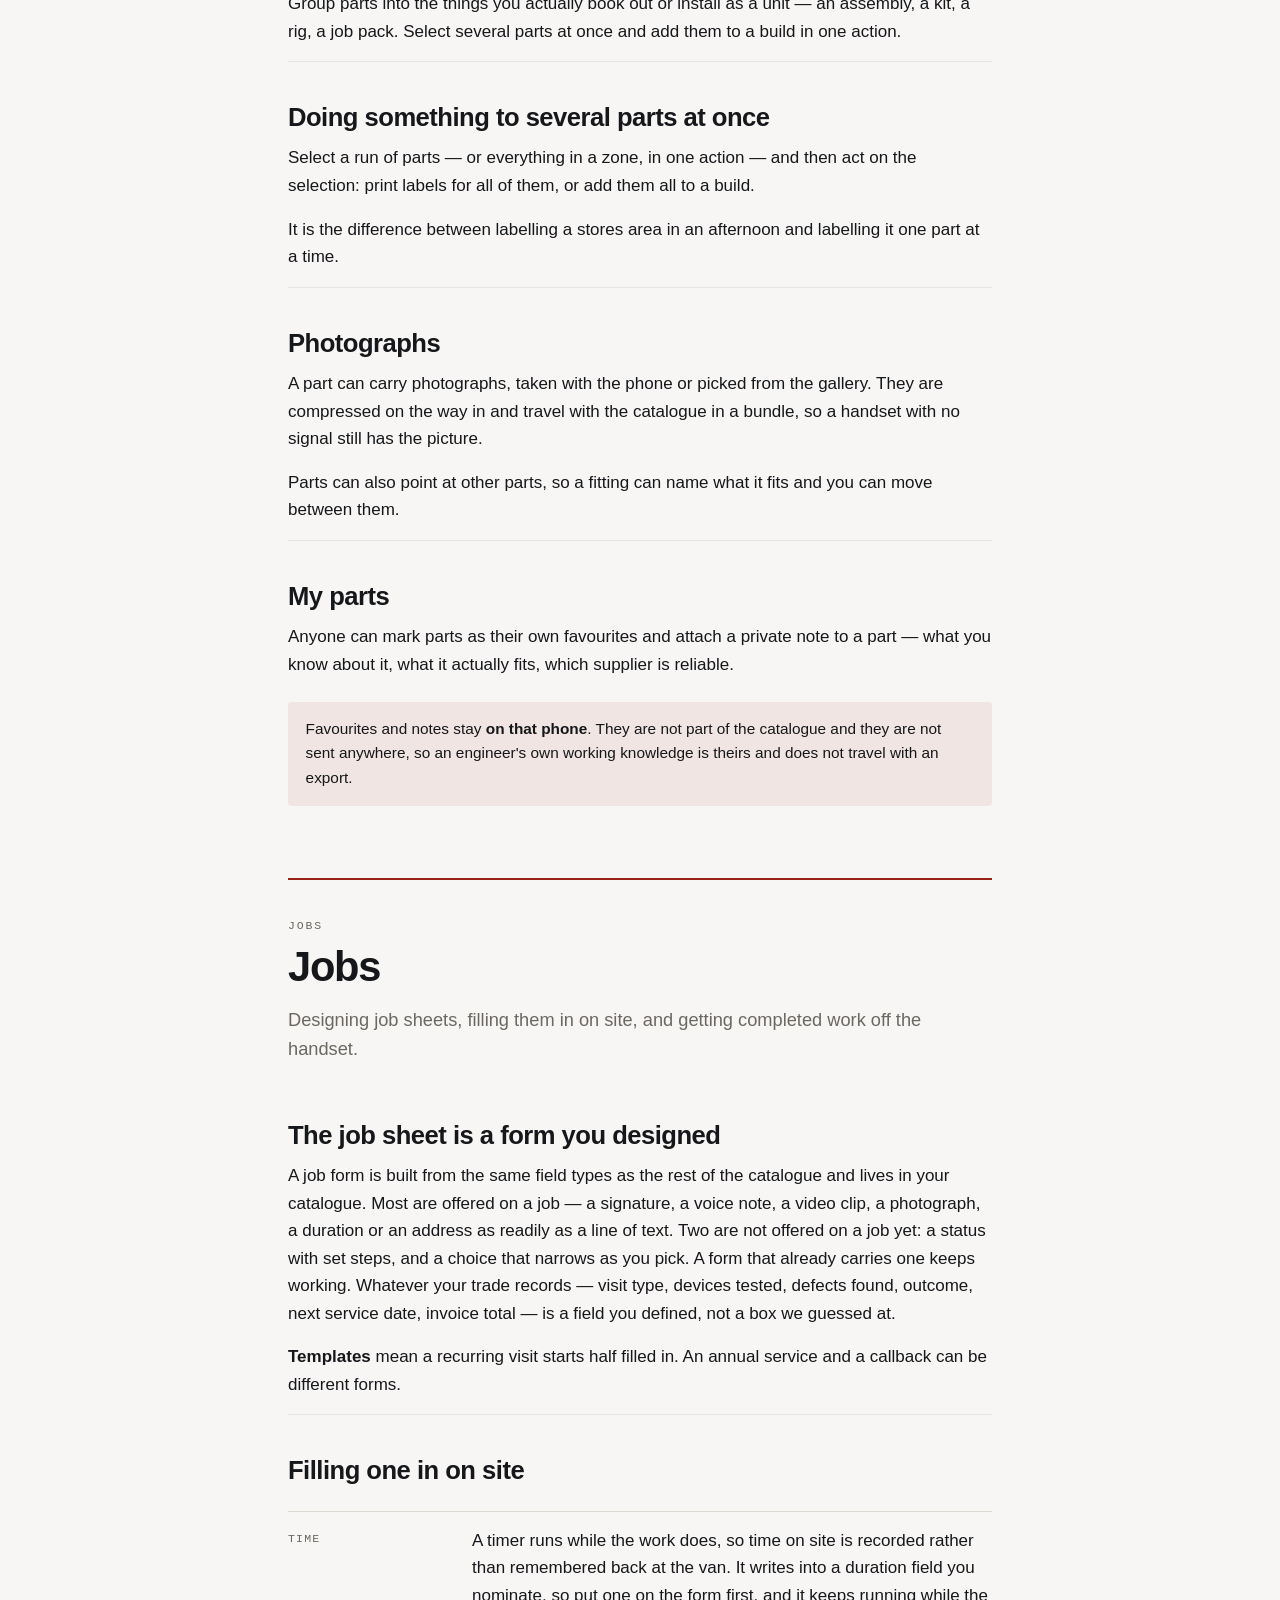
<file: manifest-guide.html>
<!DOCTYPE html>
<html lang="en-GB">
<head>
<meta charset="utf-8">
<meta name="viewport" content="width=device-width, initial-scale=1">
<title>Manifest — the complete guide</title>
<meta name="description" content="The complete Manifest guide, in one file.">
<style>
/* Manifest guide — a spec sheet, not a brochure.
   Monospace carries identifiers and labels because that is what the app does
   with part numbers; the accent is the app's own oxblood. */

:root {
  color-scheme: light dark;

  --paper:   #f7f6f4;
  --raised:  #ffffff;
  --ink:     #15171a;
  --muted:   #6b6862;
  --rule:    #dcd8d2;
  --hair:    #e8e5e0;
  --accent:  #9a2118;
  --accent-soft: rgba(154, 33, 24, .08);
  --warn:    #8a5a00;
  --warn-soft: rgba(138, 90, 0, .09);

  --sans: -apple-system, BlinkMacSystemFont, "Segoe UI", Roboto, "Helvetica Neue", Arial, sans-serif;
  --mono: ui-monospace, SFMono-Regular, "SF Mono", "Cascadia Mono", Menlo, Consolas, monospace;

  --measure: 40rem;
}

@media (prefers-color-scheme: dark) {
  :root {
    --paper:  #14161a;
    --raised: #1b1e23;
    --ink:    #e8e6e3;
    --muted:  #9b968e;
    --rule:   #2e3239;
    --hair:   #23272d;
    --accent: #e0705f;
    --accent-soft: rgba(224, 112, 95, .12);
    --warn:   #d9a441;
    --warn-soft: rgba(217, 164, 65, .12);
  }
}
:root[data-theme="dark"] {
  --paper:  #14161a; --raised: #1b1e23; --ink: #e8e6e3; --muted: #9b968e;
  --rule:   #2e3239; --hair: #23272d; --accent: #e0705f;
  --accent-soft: rgba(224, 112, 95, .12);
  --warn: #d9a441; --warn-soft: rgba(217, 164, 65, .12);
}
:root[data-theme="light"] {
  --paper:  #f7f6f4; --raised: #ffffff; --ink: #15171a; --muted: #6b6862;
  --rule:   #dcd8d2; --hair: #e8e5e0; --accent: #9a2118;
  --accent-soft: rgba(154, 33, 24, .08);
  --warn: #8a5a00; --warn-soft: rgba(138, 90, 0, .09);
}

* { box-sizing: border-box; }

body {
  margin: 0;
  background: var(--paper);
  color: var(--ink);
  font: 400 17px/1.62 var(--sans);
  -webkit-font-smoothing: antialiased;
}

.wrap { max-width: 68rem; margin: 0 auto; padding: 0 1.25rem; }

.vh {
  position: absolute; width: 1px; height: 1px; overflow: hidden;
  clip: rect(0 0 0 0); clip-path: inset(50%); white-space: nowrap;
}
.skip {
  position: absolute; left: -9999px; top: 0; z-index: 20;
  background: var(--accent); color: #fff; padding: .6rem 1rem;
}
.skip:focus { left: 0; }

a { color: var(--accent); text-underline-offset: .18em; }
a:focus-visible, input:focus-visible {
  outline: 2px solid var(--accent); outline-offset: 2px; border-radius: 2px;
}

/* ------------------------------------------------------------- masthead */

.masthead {
  position: sticky; top: 0; z-index: 10;
  background: var(--paper);
  border-bottom: 1px solid var(--rule);
}
.masthead-in {
  display: flex; align-items: center; gap: 1rem;
  min-height: 3.75rem; flex-wrap: wrap;
}
.brand { display: flex; align-items: baseline; gap: .5rem; text-decoration: none; color: var(--ink); }
.brand-name { font: 600 1.05rem/1 var(--sans); letter-spacing: -.02em; }
.brand-sub {
  font: 500 .7rem/1 var(--mono); letter-spacing: .16em;
  text-transform: uppercase; color: var(--muted);
}
.tools { margin-left: auto; display: flex; align-items: center; gap: .6rem; }

.search { display: block; }
.search input {
  font: 400 .92rem/1 var(--sans);
  color: var(--ink); background: var(--raised);
  border: 1px solid var(--rule); border-radius: 4px;
  padding: .5rem .7rem; width: 12rem; max-width: 42vw;
}
.search input::placeholder { color: var(--muted); }

.dl {
  font: 500 .74rem/1 var(--mono); letter-spacing: .1em; text-transform: uppercase;
  color: var(--accent); border: 1px solid var(--accent); border-radius: 4px;
  padding: .55rem .7rem; text-decoration: none; white-space: nowrap;
}

/* ------------------------------------------------------------- results */

.results {
  border-top: 1px solid var(--rule);
  background: var(--raised);
  max-height: min(60vh, 30rem); overflow-y: auto;
}
.results-in { max-width: 68rem; margin: 0 auto; padding: .5rem 1.25rem 1rem; }
.hit { display: block; padding: .75rem 0; border-bottom: 1px solid var(--hair); text-decoration: none; color: inherit; }
.hit:last-child { border-bottom: 0; }
.hit-p { font: 500 .68rem/1 var(--mono); letter-spacing: .12em; text-transform: uppercase; color: var(--muted); }
.hit-h { display: block; font-weight: 600; margin: .2rem 0 .15rem; color: var(--accent); }
.hit-x { display: block; font-size: .9rem; color: var(--muted); }
.hit mark { background: var(--accent-soft); color: inherit; padding: 0 .1em; border-radius: 2px; }
.no-hits { padding: 1rem 0; color: var(--muted); font-size: .95rem; }

/* ------------------------------------------------------------- layout */

.shell { display: grid; gap: 2.5rem; padding-top: 2.5rem; padding-bottom: 4rem; }
@media (min-width: 56rem) {
  .shell { grid-template-columns: 13rem minmax(0, 1fr); gap: 3.5rem; }
  .sidebar { position: sticky; top: 5rem; align-self: start; }
}

.nav-list { list-style: none; margin: 0; padding: 0; }
.nav-list li { margin: 0; }
.nav-list a {
  display: block; padding: .4rem 0; text-decoration: none; color: var(--ink);
  font-size: .95rem; border-bottom: 1px solid var(--hair);
}
.nav-list a[aria-current="page"] { color: var(--accent); font-weight: 600; }

.content { min-width: 0; max-width: var(--measure); }

/* ------------------------------------------------------------- type */

h1 {
  font: 600 clamp(2rem, 5.5vw, 3rem)/1.08 var(--sans);
  letter-spacing: -.03em; text-wrap: balance; margin: 0 0 .9rem;
}
h1 em { font-style: normal; color: var(--accent); }
h2 {
  font: 600 clamp(1.3rem, 3vw, 1.6rem)/1.22 var(--sans);
  letter-spacing: -.02em; text-wrap: balance; margin: 0 0 .7rem;
}
h3 { font: 600 1.02rem/1.35 var(--sans); margin: 1.75rem 0 .35rem; }
p, li { margin: 0 0 1rem; }
li { margin-bottom: .4rem; }
ul, ol { padding-left: 1.15rem; }
strong { font-weight: 600; }
code {
  font: 400 .88em/1.4 var(--mono);
  background: rgba(127,127,127,.14); padding: .1rem .35rem; border-radius: 3px;
}

.eyebrow {
  font: 500 .72rem/1 var(--mono); letter-spacing: .16em;
  text-transform: uppercase; color: var(--muted); margin: 0 0 .9rem;
}
.lede { font-size: 1.14rem; color: var(--muted); }
.hero { margin-bottom: 2.5rem; }
.page-head { margin-bottom: 2rem; }
.page-head .eyebrow { color: var(--accent); }

.sec { padding: 2.5rem 0 0; }
.sec + .sec { border-top: 1px solid var(--hair); margin-top: 1rem; }
h2 .anchor { color: inherit; text-decoration: none; }
h2 .anchor:hover { color: var(--accent); }

/* ------------------------------------------------------------- blocks */

.toc {
  border: 1px solid var(--rule); border-radius: 4px;
  padding: 1rem 1.15rem; margin: 0 0 1rem;
}
.toc-h {
  font: 500 .7rem/1 var(--mono); letter-spacing: .14em;
  text-transform: uppercase; color: var(--muted); margin: 0 0 .6rem;
}
.toc ul { list-style: none; margin: 0; padding: 0; }
.toc li { margin: .25rem 0; font-size: .95rem; }

.pull {
  border-left: 3px solid var(--accent);
  padding: .15rem 0 .15rem 1.1rem; margin: 1.75rem 0;
}
.pull p { font-size: 1.06rem; margin: 0; }

.note, .warn {
  border-radius: 4px; padding: .9rem 1.1rem; margin: 1.5rem 0;
  font-size: .96rem;
}
.note { background: var(--accent-soft); }
.warn { background: var(--warn-soft); border-left: 3px solid var(--warn); }
.note p:last-child, .warn p:last-child { margin-bottom: 0; }

.cards {
  display: grid; gap: 1px; background: var(--rule);
  border: 1px solid var(--rule); border-radius: 4px; overflow: hidden;
  margin: 1.5rem 0;
}
@media (min-width: 34rem) { .cards { grid-template-columns: 1fr 1fr; } }
.cards > div { background: var(--paper); padding: 1.15rem 1.25rem; }
.cards h3 { margin-top: 0; }
.cards p { font-size: .95rem; color: var(--muted); margin-bottom: 0; }

.spec { border-top: 1px solid var(--rule); margin: 1.5rem 0; }
.spec > div {
  display: grid; gap: .15rem 1.5rem; grid-template-columns: 1fr;
  padding: .95rem 0; border-bottom: 1px solid var(--rule);
}
@media (min-width: 40rem) { .spec > div { grid-template-columns: 10rem 1fr; } }
.spec .k {
  font: 500 .72rem/1.5 var(--mono); letter-spacing: .1em;
  text-transform: uppercase; color: var(--muted); margin: 0; padding-top: .2rem;
}
.spec .v p:last-child { margin-bottom: 0; }

.scroll { overflow-x: auto; margin: 1.5rem 0; }
table { border-collapse: collapse; width: 100%; font-size: .95rem; }
th, td {
  text-align: left; vertical-align: top;
  padding: .55rem .8rem .55rem 0; border-bottom: 1px solid var(--hair);
}
thead th {
  font: 500 .72rem/1.4 var(--mono); letter-spacing: .08em;
  text-transform: uppercase; color: var(--muted);
  border-bottom: 1px solid var(--rule);
}
tbody th { font-weight: 600; }
td.num, .price td.num {
  font-family: var(--mono); font-variant-numeric: tabular-nums; white-space: nowrap;
}
.price td.num { font-weight: 600; }
.ref tbody th code { background: none; padding: 0; color: var(--accent); }

.jumps { display: grid; gap: 1px; background: var(--rule);
         border: 1px solid var(--rule); border-radius: 4px; overflow: hidden; }
@media (min-width: 34rem) { .jumps { grid-template-columns: 1fr 1fr; } }
.jump { display: block; background: var(--paper); padding: 1rem 1.15rem; text-decoration: none; color: inherit; }
.jump-t { display: block; font-weight: 600; color: var(--accent); margin-bottom: .15rem; }
.jump-b { display: block; font-size: .92rem; color: var(--muted); }

.site-foot {
  border-top: 1px solid var(--rule); padding: 2rem 1.25rem 4rem;
  color: var(--muted); font-size: .92rem;
}
.site-foot p { margin-bottom: .35rem; }

@media (prefers-reduced-motion: no-preference) {
  a, .jump { transition: opacity .15s ease, background-color .15s ease; }
  .jump:hover { background: var(--raised); }
}

/* the download has no sidebar and no live search */
.shell { display: block; }
.content { max-width: 44rem; margin: 0 auto; }
.chapter { margin-top: 4.5rem; padding-top: 2.5rem; border-top: 2px solid var(--accent); }
.chapter:first-of-type { margin-top: 2.5rem; }
.chapter-h { font-size: clamp(1.8rem, 5vw, 2.6rem); }
.big-toc ol { padding-left: 1.1rem; }
.big-toc > ol > li { margin: .85rem 0; font-weight: 600; }
.big-toc ul { list-style: none; padding-left: 0; margin: .3rem 0 0; font-weight: 400; }
.big-toc ul li { margin: .12rem 0; font-size: .93rem; }
@media print {
  body { background: #fff; color: #000; font-size: 11pt; }
  .chapter { page-break-before: always; border-top: 0; }
  .chapter:first-of-type { page-break-before: avoid; }
  .sec { page-break-inside: avoid; }
  a { color: #000; text-decoration: none; }
  .big-toc { page-break-after: always; }
}
</style>
</head>
<body>
<div class="wrap shell"><main class="content">
<div class='hero'><p class='eyebrow'>Manifest &amp; Manifest Studio</p><h1>The complete guide</h1><p class='lede'>Everything in the online guide, in one file you can keep, search with your browser's own find, or print. Updated 18 September 2026.</p></div><nav class='toc big-toc' aria-label='Contents'><p class='toc-h'>Contents</p><ol><li><a href='#index'>Overview</a><ul><li><a href='#what'>What Manifest is</a></li><li><a href='#idea'>The one idea</a></li><li><a href='#offline'>It works with no signal</a></li><li><a href='#who'>Who it suits</a></li></ul></li><li><a href='#start'>Getting started</a><ul><li><a href='#two-apps'>The two apps</a></li><li><a href='#samples'>Start from a worked example</a></li><li><a href='#first-hour'>A sensible first hour</a></li></ul></li><li><a href='#features'>Everything it does</a><ul><li><a href='#how-to-read'>How to read this</a></li><li><a href='#field-finding'>Manifest — finding a part</a></li><li><a href='#field-part'>Manifest — the part page</a></li><li><a href='#field-plans'>Manifest — floor plans and assemblies</a></li><li><a href='#field-jobs'>Manifest — jobs on site</a></li><li><a href='#field-labels'>Manifest — labels</a></li><li><a href='#studio-catalogue'>Studio — building the catalogue</a></li><li><a href='#studio-import'>Studio — getting your parts in</a></li><li><a href='#studio-plans'>Studio — floor plans</a></li><li><a href='#studio-jobs'>Studio — designing the job sheet</a></li><li><a href='#studio-sending'>Studio — getting it onto handsets</a></li><li><a href='#studio-safety'>Studio — not losing any of it</a></li><li><a href='#everywhere'>Both apps, everywhere</a></li><li><a href='#extras'>The two add-ons</a></li><li><a href='#honest'>And what it does not do</a></li></ul></li><li><a href='#catalogue'>Your catalogue</a><ul><li><a href='#fields'>Fields</a></li><li><a href='#structure'>Structure</a></li><li><a href='#words'>Your own words</a></li><li><a href='#look'>Appearance</a></li><li><a href='#ai'>Converting an existing list with AI</a></li><li><a href='#quality'>Catalogue quality</a></li><li><a href='#many'>More than one catalogue</a></li></ul></li><li><a href='#working'>On the floor</a><ul><li><a href='#browse'>Browsing and the part page</a></li><li><a href='#search'>Search</a></li><li><a href='#scan'>Scanning</a></li><li><a href='#plans'>Floor plans</a></li><li><a href='#builds'>Builds and assemblies</a></li><li><a href='#selecting'>Doing something to several parts at once</a></li><li><a href='#photos'>Photographs</a></li><li><a href='#myparts'>My parts</a></li></ul></li><li><a href='#jobs'>Jobs</a><ul><li><a href='#forms'>The job sheet is a form you designed</a></li><li><a href='#onsite'>Filling one in on site</a></li><li><a href='#completing'>Completing and reopening</a></li><li><a href='#sending'>Getting completed work off the handset</a></li><li><a href='#control'>Control over what leaves, and when</a></li><li><a href='#templates'>Templates</a></li><li><a href='#byfile'>Moving jobs by file</a></li><li><a href='#retention'>How long jobs are kept</a></li><li><a href='#inbound'>Work arriving from elsewhere</a></li></ul></li><li><a href='#labels'>Labels</a><ul><li><a href='#printing'>Printing labels</a></li><li><a href='#stocks'>Label stocks</a></li></ul></li><li><a href='#data'>Getting data in and out</a><ul><li><a href='#spreadsheet'>Importing a spreadsheet</a></li><li><a href='#exports'>Exporting your catalogue</a></li><li><a href='#server'>The catalogue server</a></li><li><a href='#updates'>Catalogue updates</a></li></ul></li><li><a href='#safety'>Handsets, backup and privacy</a><ul><li><a href='#pairing'>Pairing handsets</a></li><li><a href='#recovery'>The recovery file</a></li><li><a href='#removing'>Removing a handset</a></li><li><a href='#transfer'>Copying settings to another device</a></li><li><a href='#privacy'>What we can see</a></li></ul></li><li><a href='#pricing'>Price and scope</a><ul><li><a href='#price'>One payment, no subscription</a></li><li><a href='#packs'>More handsets than ten</a></li><li><a href='#addon'>The two add-ons</a></li><li><a href='#not'>What it deliberately is not</a></li></ul></li><li><a href='#questions'>Questions</a><ul><li><a href='#trying'>Can I try it before paying?</a></li><li><a href='#leaving'>What happens to my data if I stop using it?</a></li><li><a href='#internet'>Does it need the internet at all?</a></li><li><a href='#size'>How big can a catalogue be?</a></li><li><a href='#existing'>I already have my parts in a spreadsheet</a></li><li><a href='#accounts'>How do I manage users?</a></li><li><a href='#android'>Is there an iPhone version?</a></li><li><a href='#support'>Something is wrong, or I need a hand</a></li></ul></li><li><a href='#reference'>Reference</a><ul><li><a href='#types'>Field types</a></li><li><a href='#glossary'>Glossary</a></li></ul></li></ol></nav><section id='index' class='chapter'><p class='eyebrow'>Overview</p><h1 class='chapter-h'>Overview</h1><p class='lede'>What Manifest is, who it is for, and the one idea behind it.</p></section><section id='what' class='sec'><h2>What Manifest is</h2>
<p><strong>Manifest</strong> is a parts catalogue and job sheet for people who
work with their hands. It runs on an ordinary Android phone, works with no
signal, and takes its entire shape — fields, categories, colours, even the words
on the buttons — from a document you control.</p>

<p>It comes as a pair of apps. <strong>Manifest</strong> is what the person on
the tools carries. <strong>Manifest Studio</strong> is where the catalogue is
built and the job forms are designed.</p>
</section><section id='idea' class='sec'><h2>The one idea</h2>
<p>Most trade software gives you fixed fields and asks you to describe your
business in somebody else's vocabulary. You end up with a “Notes” column holding
the three things that actually matter.</p>

<p>Manifest works the other way round. One document carries your field
definitions, your categories, your appearance and your parts, and the app
assembles itself from that document. Change the document and the app changes on
every handset holding it.</p>

<div class="pull"><p>A joiner browses by material and thickness. A fire
contractor browses by extinguishing agent and service date. The same
application, unmodified — no plugins, no configuration consultant, no per-seat
fee.</p></div>
</section><section id='offline' class='sec'><h2>It works with no signal</h2>
<p>Signal is worst exactly where the parts are: a plant room, a basement, a
loading bay, a site with no mast for a mile. Offline is not a mode you switch
on — it is the normal state.</p>

<p>Search, browse, scan a code, open a drawing, fill in a job sheet, take a
signature: all of it happens on the handset with nothing to reach. There is no
spinner waiting on a server, because there is no server. Where something
genuinely needs a network — fetching a catalogue update, sending a finished
job — it says so, and holds the work until there is one. It tries again the next
time somebody opens the app; nothing runs while the phone is in a pocket.</p>
</section><section id='who' class='sec'><h2>Who it suits</h2>
<ul>
<li>A trade business with a parts list, a stores area or a van stock.</li>
<li>Anyone servicing equipment on site who has to record what was done.</li>
<li>Hire businesses tracking individual assets rather than models.</li>
<li>Anyone whose data does not fit the boxes their current software provides.</li>
</ul>

<p>It suits you less well if you need live stock quantities, scheduling and
dispatch, or accounts for individual users. <a href="#not">What it
deliberately is not</a> covers that honestly.</p>
</section><section id='start' class='chapter'><p class='eyebrow'>Getting started</p><h1 class='chapter-h'>Getting started</h1><p class='lede'>Installing the pair, the six worked examples, and your first hour.</p></section><section id='two-apps' class='sec'><h2>The two apps</h2>
<div class="cards">
  <div><h3>Manifest</h3><p>For the person on the tools. Browse, search, scan,
  open floor plans, fill in job sheets. It reads the catalogue rather than
  editing it, so nobody loses a week's authoring on a busy Friday.</p></div>
  <div><h3>Manifest Studio</h3><p>Everything above, plus authoring: build the
  catalogue, take photographs, mark up floor plans, design job forms, print
  labels, and hand the finished catalogue to your team.</p></div>
</div>

<p>Both can live on the same phone; in the launcher they appear as
<em>Manifest</em> and <em>Manifest Studio</em>. Studio asks for the phone's PIN,
pattern or fingerprint each time it opens, and will not run at all on a handset
with no screen lock — it holds your whole catalogue and the key your fleet
trusts.</p>
</section><section id='samples' class='sec'><h2>Start from a worked example</h2>
<p>Six complete sample catalogues ship inside the app, one per trade, each with
forty parts, floor plans and assemblies. They exist to prove the claim on the
front page: they look nothing like each other, and they run unchanged in the
same application.</p>
<div class='scroll'><table><thead><tr><th scope='col'>Trade</th><th scope='col'>Shaped around</th></tr></thead><tbody><tr><th scope='row'>Vehicle workshop</th><td>Parts by manufacturer, and what they fit</td></tr>
<tr><th scope='row'>Electrical contractor</th><td>Stock by rating, and where it lives in the van</td></tr>
<tr><th scope='row'>Joinery and carpentry</th><td>Timber by material, thickness and finish</td></tr>
<tr><th scope='row'>Plumbing and heating</th><td>Fittings by pipe size and material</td></tr>
<tr><th scope='row'>Fire protection</th><td>Equipment by extinguishing agent, with service dates</td></tr>
<tr><th scope='row'>Equipment hire</th><td>Individual assets by tag, serial and condition</td></tr></tbody></table></div>
<p>The last is deliberately the odd one out. A hire business identifies the
<em>thing</em>, not the model — two identical speakers are two records, and the
title field is an asset tag rather than a part number. That is the same app with
a different idea of what a record even is.</p>

<div class="note"><p><strong>Choosing an example adopts it.</strong> It becomes
your own catalogue under your own identity, rather than staying a shared sample.
Your first five minutes are “delete what we don't stock” instead of “type in
five hundred parts”.</p></div>
</section><section id='first-hour' class='sec'><h2>A sensible first hour</h2>
<ol>
<li>Install <strong>Manifest Studio</strong> and let it take you through the
credential prompt.</li>
<li>Load the sample nearest your trade, and browse it until the structure makes
sense.</li>
<li>Either edit that sample into your own catalogue, or
<a href="#spreadsheet">import your existing spreadsheet</a> over the
top of it.</li>
<li>Set your <a href="#look">colours and logo</a> and your
<a href="#words">own words</a> for the sections.</li>
<li>Install <strong>Manifest</strong> on a second handset and
<a href="#pairing">pair it</a> — during your trial, or on any paid
tier. Free Studio works on its own, so you can leave this step until you have
somebody to hand a handset to.</li>
<li>Write your <a href="#recovery">recovery file</a> before you have
anything you would miss. Writing one is paid, because it takes your catalogue off
the handset; checking and restoring one are free on every tier.</li>
</ol>

<div class="warn"><p>Step six is the one people skip. A handset is a thing that
gets dropped, stolen and left on a roof, and there is no service holding a copy
for you.</p></div>
</section><section id='features' class='chapter'><p class='eyebrow'>Everything it does</p><h1 class='chapter-h'>Everything it does</h1><p class='lede'>The whole list, in one place — what the free app does on site, and what Studio does in the office.</p></section><section id='how-to-read' class='sec'><h2>How to read this</h2>
<p>This page is the complete list. Every line is something the apps do
<strong>today</strong> — nothing here is planned, in progress, or a thing we
mean to get to. Where a line needs explaining, it links to the page that
explains it.</p>

<p>Two apps. <strong>Manifest</strong> is free, goes on every engineer's phone,
and there is no limit on how many people run it. <strong>Manifest Studio</strong>
is the one you pay for, once, on the phone or tablet that builds the catalogue.
See <a href="#two-apps">the two apps</a>.</p>

<p class="note">Everything below works with no signal. The only lines that need
a connection are the ones that send something somewhere, and they wait until
there is one.</p>
</section><section id='field-finding' class='sec'><h2>Manifest — finding a part</h2>
<ul>
<li>Search every field your catalogue defines, not just a part number</li>
<li>Search by voice</li>
<li><a href="#scan">Scan a QR code or barcode</a> to jump straight to the part</li>
<li><strong>Check a code</strong> — scan to confirm you picked the right one</li>
<li><a href="#browse">Browse by any axis you choose</a>: maker, size, rating, material, what it fits, where it lives</li>
<li>Filters and sorting that stay put as you move around</li>
<li>Every part's own QR code, on screen, to show or to scan from another phone</li>
</ul>
</section><section id='field-part' class='sec'><h2>Manifest — the part page</h2>
<ul>
<li>Every field you defined, in your words and your order</li>
<li>Where it is kept — rack, shelf, drawer, van — and <a href="#plans">a pin on the floor plan</a></li>
<li>Photographs, datasheets and documents</li>
<li>What goes into it, and what it is used in</li>
<li><a href="#myparts">Private notes and favourites</a>, which never leave that handset</li>
<li>Tap a tag to see everything that shares it</li>
<li>Share a part with somebody</li>
</ul>
</section><section id='field-plans' class='sec'><h2>Manifest — floor plans and assemblies</h2>
<ul>
<li>Open site drawings and floor plans</li>
<li>Zones and bays, colour-coded, with a count on each</li>
<li>See the exact bay or shelf a part sits in</li>
<li><a href="#builds">Kits and assemblies</a> with quantities, nested as deep as you need</li>
<li><strong>What to collect</strong> — a pick list for a whole assembly</li>
</ul>
</section><section id='field-jobs' class='sec'><h2>Manifest — jobs on site</h2>
<ul>
<li>Job sheets your office designed, filled in on site</li>
<li>Text, numbers, dates, durations, choices, tags, addresses, phone numbers</li>
<li>Photographs and signatures taken on the glass</li>
<li>A running timer</li>
<li>Parts picked from the catalogue — tap one to open it</li>
<li>A status the job moves through, in <strong>your</strong> words — and if you
say which moves are allowed, the app permits those and no others</li>
<li><a href="#templates">Templates</a> for the jobs you do over and over</li>
<li>Job history, and a seven-day bin for anything deleted</li>
<li><a href="#sending">Finished jobs sent to your own systems</a> when signal returns</li>
<li><a href="#inbound">Jobs fetched in</a> from your systems, if you configure it</li>
<li><a href="#byfile">Jobs moved by file</a> between handsets</li>
</ul>
</section><section id='field-labels' class='sec'><h2>Manifest — labels</h2>
<ul>
<li>Preview and save <a href="#printing">label sheets</a> for shelves and bins</li>
<li>Sized to <a href="#stocks">stock you already buy</a> — Avery, Brother, Dymo, Zebra, plain paper, continuous roll and tape</li>
</ul>
</section><section id='studio-catalogue' class='sec'><h2>Studio — building the catalogue</h2>
<ul>
<li><a href="#fields">You decide what a part is</a> — write the fields and the app takes its shape from them</li>
<li>Choices from a list, flat or <strong>nested</strong> so one sits under another</li>
<li>Mark any field searchable, filterable, or an axis people browse by</li>
<li><a href="#words">Your own words</a> — <em>Jobs</em> can be <em>Tasks</em>, <em>Plans</em> can be <em>Sites</em></li>
<li><a href="#look">Your logo and colours</a></li>
<li>Sections and categories of your own</li>
<li><a href="#samples">Six worked examples</a> to start from and cut down</li>
<li>Retype a field later without losing what is already in it</li>
<li>A seven-day bin for deleted parts</li>
</ul>
<p>The full list of field types is in the <a href="#types">reference</a>.</p>
</section><section id='studio-import' class='sec'><h2>Studio — getting your parts in</h2>
<ul>
<li><a href="#spreadsheet">CSV and Excel import</a> with a column-mapping step</li>
<li>The app proposes a type for each column from what it sees in the data; you can override any of them</li>
<li>Merge a second spreadsheet into an existing catalogue without doubling it</li>
<li>Bulk edit and bulk tag across the whole catalogue</li>
<li>Add parts by hand, one at a time</li>
</ul>
</section><section id='studio-plans' class='sec'><h2>Studio — floor plans</h2>
<ul>
<li>Draw your aisles, bays and zones and give them colours</li>
<li>Put a part on the drawing and <strong>drag its pin</strong> to where it actually is</li>
<li>As many plans as you have buildings</li>
</ul>
</section><section id='studio-jobs' class='sec'><h2>Studio — designing the job sheet</h2>
<ul>
<li><a href="#forms">Design the form</a>: which fields, in what order, which are required</li>
<li>Define the states a job may move between</li>
<li><a href="#templates">Templates</a> for your common jobs</li>
<li><a href="#sending">Where finished jobs go</a> — HTTPS, email or a folder — with your own field mapping</li>
<li><a href="#inbound">Where jobs come from</a>, if you send work out to handsets</li>
<li><a href="#retention">Retention and anonymising</a> rules</li>
<li>A picking order, so a pick list comes out in the order somebody walks the racking</li>
</ul>
</section><section id='studio-sending' class='sec'><h2>Studio — getting it onto handsets</h2>
<ul>
<li><a href="#pairing">Pair a handset</a> by scanning a code</li>
<li><strong>Sealed catalogues</strong> — encrypted, and they open only on handsets you paired</li>
<li>A catalogue altered on its way is refused</li>
<li>Update a catalogue the handsets already hold — it <strong>updates in place</strong>, it does not add a second copy</li>
<li><a href="#server">A catalogue server</a> you host, so handsets fetch updates themselves</li>
<li>Plain export for your own records</li>
<li><a href="#removing">Re-key the fleet</a> if a handset goes missing</li>
<li><a href="#transfer">Copy job settings</a> to another device</li>
</ul>
</section><section id='studio-safety' class='sec'><h2>Studio — not losing any of it</h2>
<ul>
<li><a href="#recovery">A recovery file</a> — a lost handset is not a lost catalogue</li>
<li>Scheduled automatic backups</li>
<li>Reminders when the fleet changes and the backup no longer knows about it</li>
</ul>
</section><section id='everywhere' class='sec'><h2>Both apps, everywhere</h2>
<ul>
<li>Works with <strong>no signal at all</strong></li>
<li>Encrypted on the handset, with the key in Android's hardware keystore</li>
<li>An optional requirement that the handset has a screen lock</li>
<li>Dark mode, large text, and TalkBack throughout</li>
<li><a href="#privacy">No account, no sign-in, and no server of ours</a> — nothing you do reaches us</li>
</ul>
</section><section id='extras' class='sec'><h2>The two add-ons</h2>
<p>Both are one-time purchases and both work on <a href="#addon">any
paid tier</a>, including the cheapest.</p>

<ul>
<li><strong>Catalogue server</strong> — a small program you run on your own
network so handsets fetch catalogue updates without anybody handing each one a
file</li>
<li><strong>Service reports</strong> — a finished job as a one-page PDF to leave
with the customer</li>
</ul>
</section><section id='honest' class='sec'><h2>And what it does not do</h2>
<p>A list this long is worth less if it does not say where it stops. Reading
and writing NFC tags, exporting to CSV, printing straight to a printer rather
than saving a file, and sending a catalogue phone-to-phone are all things this
app does <strong>not</strong> do today.</p>

<p><a href="#not">What it deliberately is not</a> covers the larger
scope decisions — there is no CRM, no stock ledger and no accounts behind
this.</p>
</section><section id='catalogue' class='chapter'><p class='eyebrow'>Your catalogue</p><h1 class='chapter-h'>Your catalogue</h1><p class='lede'>Fields, structure, your own words, appearance, and getting a catalogue built quickly.</p></section><section id='fields' class='sec'><h2>Fields</h2>
<p>A record carries whatever your trade needs it to. There are <strong>44 field
types</strong>, and each one knows what it is — so a date gets a date picker, a
duration gets hours and minutes, money is stored as an exact amount with its
currency rather than a rounded number, a phone number dials, and a link opens.</p>

<p>For each field you decide the label, whether it is required, whether it is
searchable and how heavily it is weighted against other fields at the same rank,
where it appears on the part page,
and any bounds it must respect.</p>

<p>The full list is in the <a href="#types">field type
reference</a>.</p>
</section><section id='structure' class='sec'><h2>Structure</h2>
<p>You decide how parts are grouped and how deep the tree goes — by category, by
location, by rating, by whatever your trade actually uses to find things. A
catalogue can be browsed on more than one axis at once, so the same stock can be
reached by category and by where it lives.</p>

<p>Tapping a value on a part page — a manufacturer, a rating, a tag — narrows the
list to everything sharing it, and shows as a chip you can remove. Sections are
the durable version of the same idea: they come from a field's values, so the
catalogue organises itself and there is no second structure to keep in step.</p>
</section><section id='words' class='sec'><h2>Your own words</h2>
<p>The app's own section names are yours. A <strong>Build</strong> can be a Kit,
an Assembly, a Rig or a Job Pack. <strong>Plans</strong> can be Sites or
Drawings. A <strong>Job</strong> can be a Visit, a Service or a Call.</p>

<p>These are not translations. They are your nouns, carried inside your
catalogue, so the identical installed app uses different words on different
companies' handsets — including in menus, empty states and confirmation
messages.</p>
</section><section id='look' class='sec'><h2>Appearance</h2>
<p>Your colours and your logo travel in the catalogue, so the app on your team's
phones looks like your company rather than like ours. Light and dark are both
handled, and the colours are checked for contrast so a brand colour cannot make
text unreadable.</p>
</section><section id='ai' class='sec'><h2>Converting an existing list with AI</h2>
<p>Studio can export a <strong>schema for AI conversion</strong>: a description
of your catalogue's structure, with no parts and no prices in it.</p>

<p>Send that to any AI assistant along with your own parts list — in whatever
shape it happens to be, however inconsistent — and it will give you back a file
Manifest can import. It is the fastest route from a twenty-year-old spreadsheet
to a working catalogue.</p>

<p>You can also export the schema alone to set up a second catalogue with the
same shape as the first.</p>
</section><section id='quality' class='sec'><h2>Catalogue quality</h2>
<p>Studio can review the catalogue and report what looks wrong or unfinished —
the sort of thing that is invisible while you are typing and obvious to somebody
using it in a van three weeks later.</p>
</section><section id='many' class='sec'><h2>More than one catalogue</h2>
<p>A business can hold several catalogues on one Studio — one per area of the
business, or one per site — and move between them. Each is separate: its own
fields, its own parts, its own appearance.</p>
</section><section id='working' class='chapter'><p class='eyebrow'>On the floor</p><h1 class='chapter-h'>On the floor</h1><p class='lede'>Browsing, search, scanning, floor plans, assemblies and your own private notes.</p></section><section id='browse' class='sec'><h2>Browsing and the part page</h2>
<p>Parts are listed densely, because a person holding a phone in a cold plant
room wants to see ten of them, not two. Part numbers are set in a monospaced
face so <code>0</code> and <code>O</code> cannot be confused when you are
ordering one.</p>

<p>A part page shows every field you defined, in the order and grouping you
chose, with photographs and any references to other parts.</p>
</section><section id='search' class='sec'><h2>Search</h2>
<p>Every area has a search bar, and it sits within thumb reach rather than at
the top of the screen where a one-handed grip cannot get to it.</p>

<p>Search covers the fields you marked searchable. Identifiers rank first — an
exact match, then a match at the start, then one anywhere inside — and
descriptions and other fields come after those. A weight you set breaks ties
within one of those bands. Results appear as you type, and a row says which field
matched.</p>
</section><section id='scan' class='sec'><h2>Scanning</h2>
<p>Point the camera at a QR code or a barcode and land directly on that part.
The scanner reads 2D codes and ordinary 1D barcodes.</p>

<p>Scanning also <strong>fills fields in</strong>: a job sheet asking for a
panel serial can have it scanned in rather than typed with gloves on. Codes a
manufacturer already prints can be adopted, so you do not have to relabel stock
that already carries a usable code.</p>
</section><section id='plans' class='sec'><h2>Floor plans</h2>
<p>Drop your site drawings in, mark out the zones, and place parts on the map.
Tap a zone to see everything in it, and go straight from the map to a part
page.</p>

<p>It earns its keep the first time somebody is sent to a building they have
never been to, and needs to find the panel before they can start.</p>
</section><section id='builds' class='sec'><h2>Builds and assemblies</h2>
<p>Group parts into the things you actually book out or install as a unit — an
assembly, a kit, a rig, a job pack. Select several parts at once and add them to
a build in one action.</p>
</section><section id='selecting' class='sec'><h2>Doing something to several parts at once</h2>
<p>Select a run of parts — or everything in a zone, in one action — and then act
on the selection: print labels for all of them, or add them all to a build.</p>

<p>It is the difference between labelling a stores area in an afternoon and
labelling it one part at a time.</p>
</section><section id='photos' class='sec'><h2>Photographs</h2>
<p>A part can carry photographs, taken with the phone or picked from the
gallery. They are compressed on the way in and travel with the catalogue in a
bundle, so a handset with no signal still has the picture.</p>

<p>Parts can also point at other parts, so a fitting can name what it fits and
you can move between them.</p>
</section><section id='myparts' class='sec'><h2>My parts</h2>
<p>Anyone can mark parts as their own favourites and attach a private note to a
part — what you know about it, what it actually fits, which supplier is
reliable.</p>

<div class="note"><p>Favourites and notes stay <strong>on that phone</strong>.
They are not part of the catalogue and they are not sent anywhere, so an
engineer's own working knowledge is theirs and does not travel with an
export.</p></div>
</section><section id='jobs' class='chapter'><p class='eyebrow'>Jobs</p><h1 class='chapter-h'>Jobs</h1><p class='lede'>Designing job sheets, filling them in on site, and getting completed work off the handset.</p></section><section id='forms' class='sec'><h2>The job sheet is a form you designed</h2>
<p>A job form is built from the same field types as the rest of the catalogue and
lives in your catalogue. Most are offered on a job — a signature, a voice note, a
video clip, a photograph, a duration or an address as readily as a line of text.
Two are not offered on a job yet: a status with set steps, and a choice that
narrows as you pick. A form that already carries one keeps working. Whatever your trade records — visit type, devices tested,
defects found, outcome, next service date, invoice total — is a field you
defined, not a box we guessed at.</p>

<p><strong>Templates</strong> mean a recurring visit starts half filled in. An
annual service and a callback can be different forms.</p>
</section><section id='onsite' class='sec'><h2>Filling one in on site</h2>
<div class="spec">
  <div><p class="k">Time</p><div class="v"><p>A timer runs while the work does,
  so time on site is recorded rather than remembered back at the van. It writes
  into a duration field you nominate, so put one on the form first, and it keeps
  running while the app is closed.</p></div></div>
  <div><p class="k">Photographs</p><div class="v"><p>Taken on the spot with the
  camera, or picked from the gallery, and stored on the handset with the
  job.</p></div></div>
  <div><p class="k">Recordings</p><div class="v"><p>A voice note or a video clip,
  through the phone's own recorder or camera app.</p></div></div>
  <div><p class="k">Signatures</p><div class="v"><p>Captured on the glass. Once
  given, a signature cannot be quietly changed — which is the entire point of
  having one.</p></div></div>
  <div><p class="k">Parts used</p><div class="v"><p>Picked from the catalogue
  through the same search as the rest of the app, so a fitted part resolves to a
  real record rather than a typed string that nobody can reconcile
  later.</p></div></div>
  <div><p class="k">Scanning</p><div class="v"><p>Serials and asset tags can be
  scanned straight into their fields.</p></div></div>
</div>
</section><section id='completing' class='sec'><h2>Completing and reopening</h2>
<p>A job is marked complete when the work is done. Required fields must be
answered first — the form refuses rather than silently saving a half-finished
record.</p>

<p>A completed job can be reopened if something was missed. Deleted jobs go to a
bin and stay recoverable for seven days.</p>
</section><section id='sending' class='sec'><h2>Getting completed work off the handset</h2>
<p>A finished job can be sent automatically, to as many destinations as you
like. You configure these once in Studio and they travel to the fleet with the
catalogue, arriving <strong>working</strong> — switched on as you left them,
with no step at the far end, so handsets begin sending as soon as they load the
catalogue. If you want to try one van first, narrow the destination to named
handsets before you publish.</p>

<div class="scroll"><table>
<thead><tr><th scope="col">Destination</th><th scope="col">What it is for</th></tr></thead>
<tbody>
<tr><th scope="row">A folder</th><td>A shared drive or a watched folder,
<strong>on the Studio only</strong>. The folder permission belongs to the device
that chose the folder, so engineers' handsets skip a folder destination rather
than queueing work they could never deliver — the app says so where you pick it.
It needs no connectivity at all. Handsets send over a web address or by
email</td></tr>
<tr><th scope="row">A web address</th><td>Your own system, your CRM, a webhook.
Choose the body format and map your fields to whatever names the far end
expects</td></tr>
<tr><th scope="row">Email</th><td>Straight to the service desk. Email cannot
confirm delivery, and the app says so where you choose it</td></tr>
</tbody></table></div>

<p>Body formats for a web destination: <strong>JSON</strong>,
<strong>CSV</strong>, <strong>XML</strong>, <strong>form fields</strong> or
<strong>JSON lines</strong>. Sign-in is supported in several shapes, including
bearer tokens, API keys, basic authentication and signed requests.</p>
</section><section id='control' class='sec'><h2>Control over what leaves, and when</h2>
<ul>
<li><strong>A field mapping</strong> decides exactly which values are sent and
what each is called at the other end. If a destination also attaches
photographs or signatures, the screen lists those separately rather than letting
a mapping imply it is the whole story.</li>
<li><strong>Send a test</strong> sends a sample completion so you can see it
arrive.</li>
<li><strong>Show the request</strong> displays precisely what would leave the
handset, before any real job does.</li>
<li><strong>A send window</strong> holds work until working hours.</li>
<li><strong>Wi-fi only</strong> holds work until the handset is off mobile
data.</li>
<li><strong>Named handsets</strong> can be the only ones that send to a given
destination, for a pilot.</li>
</ul>

<p>Anything not yet sent is listed plainly under <em>Waiting to send</em>, with
the reason. Nothing is deleted for having been sent unless you asked for that
explicitly.</p>
</section><section id='templates' class='sec'><h2>Templates</h2>
<p>A template is a job form with some of it already answered. An annual service,
a callback, a commissioning visit and a remedial can each be their own template,
so the engineer picks one at the start and begins with the right fields in front
of them rather than the same blank form every time.</p>

<p>Templates live in the catalogue, so changing one changes it for the whole
fleet at the next catalogue update.</p>
</section><section id='byfile' class='sec'><h2>Moving jobs by file</h2>
<p>Jobs can be exported to a file and imported on another handset. That is the
route for a business with no destinations configured at all: the work is done on
a phone, the file is handed over, and it opens on the machine that needs it —
with the photographs and signatures intact.</p>

<p>It is also how work gets off a handset that is about to be replaced.</p>
</section><section id='retention' class='sec'><h2>How long jobs are kept</h2>
<p>You can set how long completed jobs stay on a handset, and separately how
long before the personal details in them are <strong>anonymised</strong>.
Anonymising always comes before deleting, so a record can lose the customer's
name and signature while the engineering facts stay.</p>

<p>Leave either empty and nothing happens on that schedule.
<strong>Retention deletes for good — it is not the seven-day bin.</strong> The
bin is for jobs somebody deletes by hand, which stay recoverable for seven
days.</p>

<div class="note"><p>The clock does not run on work that has not been sent yet.
A job waiting for a destination is not quietly deleted out from under you
because a retention period elapsed.</p></div>
</section><section id='inbound' class='sec'><h2>Work arriving from elsewhere</h2>
<p>Jobs can travel the other way. Point the app at an <strong>https address you
control</strong> — your own scheduler or dispatch board — and each handset gets a
<strong>Fetch</strong> row on its Jobs tab that brings down what has been
assigned to it. It checks when that tab is opened; nothing polls in the
background. Fetching again reconciles the list rather than duplicating it. The
address, the credential and whatever comes back are yours; we never see any of
it.</p>
</section><section id='labels' class='chapter'><p class='eyebrow'>Labels</p><h1 class='chapter-h'>Labels</h1><p class='lede'>Printing codes that scan back to the exact record, on stock you already buy.</p></section><section id='printing' class='sec'><h2>Printing labels</h2>
<p>Print a QR or barcode label for a part, stick it on the shelf, the bin or the
asset, and scanning it later opens that exact record.</p>

<p>Select any number of parts — a whole zone at once, if you like — choose your
stock, and Manifest lays out the sheet and renders a PDF. It tells you how many
labels, how many to a page and how many pages before it prints anything. A part
with no part number has no code to print, so it is left out — and you are told
how many, before any paper is spent.</p>
</section><section id='stocks' class='sec'><h2>Label stocks</h2>
<p>Manifest knows the layout of <strong>34 label stocks</strong>:</p>

<ul>
<li><strong>Plain paper</strong> — A4, A5 and Letter.</li>
<li><strong>Avery</strong> — including L7160, L7161, L7163, L7165, L7169, L7651,
5160 and 5163.</li>
<li><strong>Brother</strong> — the DK die-cut and continuous rolls, and TZe
tape.</li>
<li><strong>Dymo</strong> — the common LabelWriter sizes and D1 tape.</li>
<li><strong>Zebra</strong>.</li>
</ul>

<p>The output is an ordinary PDF, so it goes to any printer you already have,
including the small thermal ones. Reprinting a single lost label does not mean
reprinting the sheet.</p>
</section><section id='data' class='chapter'><p class='eyebrow'>Getting data in and out</p><h1 class='chapter-h'>Getting data in and out</h1><p class='lede'>Spreadsheet import, exports, distributing to a fleet, the catalogue server and updates.</p></section><section id='spreadsheet' class='sec'><h2>Importing a spreadsheet</h2>
<p>Almost every business already has its parts in a spreadsheet. Studio imports
<strong>CSV and Excel</strong> files with a column mapping step: it reads your
headings, works out what each column is and what type it holds, and lets you
correct it.</p>

<p>It handles the things that usually break an import — a heading row that is
not the first row, mixed date formats, currency symbols, decimal commas — and it
tells you exactly what it is about to do before it does it:</p>

<div class="note"><p><code>5 to add, 0 to update, 0 rows skipped, 0 cells left
empty</code> — and then, plainly, <code>5 added, 0 changed, 40 removed</code>.
You see the removals before you agree to them.</p></div>

<p>You can <strong>replace</strong> a catalogue outright, or <strong>merge</strong>
a newer price list into the one you already have without doubling anything
up.</p>
</section><section id='exports' class='sec'><h2>Exporting your catalogue</h2>
<div class="scroll"><table>
<thead><tr><th scope="col">Route</th><th scope="col">What it means</th></tr></thead>
<tbody>
<tr><th scope="row">Plain export</th><td>An ordinary readable file. Your data,
yours to keep, openable by anything. Stored credentials — passwords, keys,
tokens — are stripped out of it. <strong>A secret written into an address
cannot be</strong>: for a webhook the address <em>is</em> the credential, so a
destination URL travels as it stands. Studio says so where you author
one</td></tr>
<tr><th scope="row">Sealed export</th><td>Encrypted to the specific handsets you
name. Only those devices can open it</td></tr>
<tr><th scope="row">Bundle</th><td>The catalogue together with its photographs
and drawings, in one archive</td></tr>
<tr><th scope="row">Catalogue server</th><td>Handsets fetch updates themselves
over your own network</td></tr>
</tbody></table></div>

<p>Exports are named after the catalogue and the date, so a folder of them can
be read at a glance.</p>

<div class="note"><p><strong>There is no lock-in.</strong> The plain export is a
readable document you can keep, archive or move elsewhere. That is deliberate: a
format only our software can read would be lock-in wearing a security
badge.</p></div>
</section><section id='server' class='sec'><h2>The catalogue server</h2>
<p>An optional extra, on any paid tier. Studio exports a small, ready-to-run
program for <strong>Windows, Linux or a Raspberry Pi</strong>, together with its
configuration and its key.</p>

<p>Put it on a machine in your building, and every handset is offered new
catalogues over your own network the next time the app is opened on it — no web
host, no hosting bill, nothing exposed to the internet.</p>

<h3>What it does and refuses</h3>
<ul>
<li>The connection is <strong>pinned</strong>: handsets accept that one machine
and no other, so nothing on the network can impersonate it.</li>
<li>It <strong>refuses any request</strong> that does not carry the shared secret
it was issued with.</li>
<li>It will not serve its own key, will not list a directory, and serves nothing
except the catalogue.</li>
<li>It mints its own certificate on first run. There is nothing to configure and
no certificate to buy.</li>
</ul>

<p>Once bought, <em>Export catalogue server</em> appears in Studio under
Menu ▸ Catalogue. Before it is bought the row is absent rather than greyed
out, because a permanently dead control is an advertisement wearing a control's
clothes.</p>
</section><section id='updates' class='sec'><h2>Catalogue updates</h2>
<p>A catalogue can name an address it updates from — your catalogue server, or
any https address you control. Handsets check on their own — but only when
somebody opens the app. Nothing runs in the background, so a phone left in a
drawer stays on the catalogue it has until it is next opened. Checking more
often than every fifteen minutes is ignored.</p>

<div class="note"><p><strong>An update is offered, never applied behind
somebody's back.</strong> A fetched catalogue goes through the same preview,
signature check and confirmation as a file handed over by hand — mid-shift, on
somebody's phone, is not the moment to change what the app says.</p></div>

<p>A source offering an older catalogue than the handset already holds is
refused, and the message says who has to act.</p>
</section><section id='safety' class='chapter'><p class='eyebrow'>Handsets, backup and privacy</p><h1 class='chapter-h'>Handsets, backup and privacy</h1><p class='lede'>Pairing handsets, the recovery file, and what we can and cannot see.</p></section><section id='pairing' class='sec'><h2>Pairing handsets</h2>
<p>Handsets are paired to a Studio in person or over a phone line. Each device
shows a code, and you confirm the fingerprint matches — reading it out loud to
whoever is holding the other handset is enough. That check is the only thing
proving the request came from the device you think it did. From then on that
handset trusts catalogues that Studio has signed.</p>

<p>Checking the code is the step that matters: it is the only thing proving the
request came from the device in front of you, rather than from somebody else
entirely. Several handsets can be paired in one go from a folder of requests, and
each one is still confirmed individually.</p>

<p>A handset that is wiped and set up again can be paired again without spending
a second slot from your allowance.</p>
</section><section id='recovery' class='sec'><h2>The recovery file</h2>
<p>A phone is a thing that gets dropped, stolen and left on a roof. So Studio
writes a <strong>recovery file</strong>: one encrypted file holding your Studio
identity, your catalogue, the key your fleet trusts, and the photographs and
signatures attached to jobs. <strong>The catalogue's own part photographs are
deliberately not in it</strong> — packing every part image into one envelope
makes a file too large to be worth having. They travel in a catalogue
<strong>bundle</strong> instead, so keep a bundle beside the recovery file and
between them everything is covered.</p>

<p>Restore it on a new phone and that phone <strong>is</strong> your Studio. The
handsets you already paired carry on working, with nothing to redo at their
end.</p>

<div class="warn"><p>It is encrypted with a passphrase you choose, and
<strong>we cannot recover it</strong>, because we never have it. There is no
service, no reset link and no back door. Write the passphrase down somewhere
that is not the phone.</p></div>

<p>Manifest reminds you when there is no recovery file, and tells you how much
work is currently held on that handset alone.</p>
</section><section id='removing' class='sec'><h2>Removing a handset</h2>
<p>Removing a paired handset frees a slot. It is worth being exact about what it
does and does not do, and the app says so on the screen rather than leaving you
to find out:</p>

<div class="warn"><p><strong>Removing revokes nothing.</strong> That handset
keeps the fleet key it already has and goes on opening every catalogue it
already holds, for ever. There is no way to reach it and no server to tell it
otherwise. What removal does is take it off the list, so nothing you seal
<em>from now on</em> can be opened by it.</p></div>

<p>If a handset is genuinely lost or in the wrong hands, <strong>take it off
the list</strong>. That is the step that matters: a sealed export names the
handsets paired at the moment it is written, so the missing device is not a
recipient of anything you seal afterwards.</p>

<p><strong>Remove and re-key</strong> mints a new fleet key and writes a file
wrapping it for the handsets you keep. Be clear about what that does today:
<em>no handset can load such a file yet</em>, so on its own a re-key shuts
nothing out — keep the file with your backups against the day it can. Removal
from the list is what changes who can open what.</p>

<p>And nothing stops what is already on that phone being read. Once a file is on
a device you cannot reach, no app can reach back — one claiming otherwise would
be lying to you.</p>
</section><section id='transfer' class='sec'><h2>Copying settings to another device</h2>
<p>Destination and source settings can be copied from one device to another —
useful when a second person needs the same job delivery set up, or when a Studio
is being replaced.</p>

<p><strong>Credentials do not travel.</strong> The transfer carries the shape of
each destination and leaves its passwords and tokens behind, and the receiving
device lists plainly what still needs a credential entering. A configuration
file that quietly contained API keys would be the kind of convenience nobody
asked for.</p>
</section><section id='privacy' class='sec'><h2>What we can see</h2>
<p>Nothing.</p>

<p>There is no Manifest account, no Manifest cloud and no Manifest server. We do
not receive your catalogue, your jobs, your photographs or your customers'
signatures — not because we promise not to look, but because no such destination
exists.</p>

<ul>
<li>The database <strong>and the photographs</strong> on the handset are
encrypted at rest, with the key held in the phone's own secure hardware.</li>
<li>A catalogue that was not signed by your Studio, or was altered on its way,
is <strong>refused</strong> by a paired handset. Studio authors catalogues, so
its own imports are not held to a signature.</li>
<li>A plain export has stored credentials stripped out of it, so handing
somebody your catalogue does not hand them your API keys. The exception is a
secret written into a destination's address, which cannot be removed without
breaking the address — Studio warns you where you author one.</li>
<li>Studio will not run on a phone with no screen lock.</li>
</ul>

<p>The full detail, including what a job can contain when your form asks for a
name or a signature, is in the <a href="https://lpsd-1.github.io/Manifest-Privacy-Policy/">privacy policy</a>.</p>
</section><section id='pricing' class='chapter'><p class='eyebrow'>Price and scope</p><h1 class='chapter-h'>Price and scope</h1><p class='lede'>What it costs, what each tier includes, and what the app deliberately does not do.</p></section><section id='price' class='sec'><h2>One payment, no subscription</h2>
<p>You buy it once and it keeps working — offline, in five years, and if we are
hit by a bus. There is no renewal, no seat count to true up and nothing that
stops working because a card expired.</p>

<p><strong>Every paid tier carries the full feature set.</strong> What changes
is how many handsets you can pair. The two add-ons are extras on top, and both
can be bought on any paid tier.</p>

<p>Play has no upgrade path for a one-time purchase, so moving from Solo to Team
later means paying for Team rather than the difference. Worth knowing before you
choose — and it is why the handset packs below add to what you have rather than
replacing it.</p>
<div class='scroll'><table class='price'><thead><tr><th scope='col'>Tier</th><th scope='col'>Handsets you can pair</th><th scope='col'>One-time</th></tr></thead><tbody><tr><th scope='row'>Free</th><td>None — Studio alone, on one device</td><td class='num'>Free</td></tr>
<tr><th scope='row'>Solo</th><td>1</td><td class='num'>£20</td></tr>
<tr><th scope='row'>Team</th><td>5</td><td class='num'>£70</td></tr>
<tr><th scope='row'>Company</th><td>10</td><td class='num'>£150</td></tr>
<tr><th scope='row'>Handset packs</th><td>Add-ons — more handsets on Company, and they add up</td><td class='num'>from £15</td></tr>
<tr><th scope='row'>Catalogue server</th><td>Add-on — any paid tier</td><td class='num'>£120</td></tr>
<tr><th scope='row'>Service reports</th><td>Add-on — any paid tier</td><td class='num'>£20</td></tr></tbody></table></div>
<p class="note">One-time prices, before VAT. Google Play shows the final price
including VAT before you buy, and converts it for your country.</p>
<p>The handset app is <strong>free</strong>. You pay once, for Studio, on the
single phone that authors the catalogue. Every handset you pair runs the free
app; the tier is what says how many you may pair.</p>
</section><section id='packs' class='sec'><h2>More handsets than ten</h2>
<p>Company pairs ten. Past that you buy <strong>handset packs</strong>, and they
<strong>add up</strong>: a ten and a five is fifteen more, on top of the ten the
tier already gives you.</p>

<p>They start at <strong>one handset</strong>, so you never buy capacity you do
not need. Taking on a single apprentice costs one handset, not a jump to the
next size up.</p>
<div class='scroll'><table class='price'><thead><tr><th scope='col'>Pack</th><th scope='col'>One-time</th><th scope='col'>Per handset</th></tr></thead><tbody><tr><th scope='row'>+1</th><td class='num'>£15</td><td class='num'>£15.00</td></tr>
<tr><th scope='row'>+2</th><td class='num'>£28</td><td class='num'>£14.00</td></tr>
<tr><th scope='row'>+3</th><td class='num'>£40</td><td class='num'>£13.33</td></tr>
<tr><th scope='row'>+5</th><td class='num'>£65</td><td class='num'>£13.00</td></tr>
<tr><th scope='row'>+10</th><td class='num'>£120</td><td class='num'>£12.00</td></tr>
<tr><th scope='row'>+15</th><td class='num'>£170</td><td class='num'>£11.33</td></tr>
<tr><th scope='row'>+20</th><td class='num'>£220</td><td class='num'>£11.00</td></tr>
<tr><th scope='row'>+25</th><td class='num'>£265</td><td class='num'>£10.60</td></tr>
<tr><th scope='row'>+30</th><td class='num'>£310</td><td class='num'>£10.33</td></tr>
<tr><th scope='row'>+40</th><td class='num'>£400</td><td class='num'>£10.00</td></tr></tbody></table></div>
<p class="note">One-time prices, before VAT. Google Play shows the final price
including VAT before you buy, and converts it for your country.</p>

<p><strong>The bigger the pack, the less each handset in it costs</strong> — from
£15 for a single down to £10 each in the largest. The curve never inverts: a
bigger pack is always the better buy per handset, so two smaller ones never beat
the right one. If you want fifty more, a +40 and a +10 is £520, and it is the
cheapest route there.</p>

<p>They add rather than replace because a one-time purchase has no upgrade path.
A bigger licence would mean paying the whole new price every time you grew; a
pack means you only ever pay for the handsets you are adding.</p>

<p><strong>You can buy the same size more than once.</strong> Buy a ten today
and a ten is still there to buy next year. Each one is bought once and kept for
good — it comes back with you on a new phone, or after a reset, for ever. That
is a deliberate trade: a pack you could buy over and over would have to be the
kind of purchase Google forgets the moment it is used, and your handsets would
vanish with it the next time you reinstalled.</p>

<p><strong>Packs are offered on Company only.</strong> Below the top tier a pack
costs about what the next tier costs and grants the same handsets, so buying one
there would be the worse deal of the two — the app offers the tier instead.</p>
</section><section id='addon' class='sec'><h2>The two add-ons</h2>
<p>The <a href="#server">catalogue server</a> is a small, ready-to-run
program you host on your own network so handsets fetch catalogue updates without
somebody handing each one a file.</p>

<p><strong>Service reports</strong> turn a finished job into a one-page PDF for
the customer to keep — what was done, by whom, when, with the values recorded on
the form.</p>

<p>Both are bought separately, on any paid tier, and both are one-time purchases
like everything else. Neither is needed to use the app; they are there when the
way you work needs them.</p>
</section><section id='not' class='sec'><h2>What it deliberately is not</h2>
<p>Being straight about this saves everybody a wasted evaluation.</p>

<div class="scroll"><table>
<thead><tr><th scope="col">Not</th><th scope="col">Why</th></tr></thead>
<tbody>
<tr><th scope="row">Stock control</th><td>Quantities are commercially sensitive
and go stale the moment they leave the system that owns them</td></tr>
<tr><th scope="row">Scheduling or dispatch</th><td>Seeing the work assigned to
you and recording that it was done — yes. Planning who goes where next week —
no</td></tr>
<tr><th scope="row">A sync engine</th><td>Each device holds its own copy.
Nothing silently merges behind your back</td></tr>
<tr><th scope="row">Multi-user with accounts</th><td>There are no user accounts
to administer. A device is the unit of identity</td></tr>
<tr><th scope="row">An editor for everyone</th><td>Authoring is Studio's job, so
the catalogue survives contact with a busy Friday</td></tr>
</tbody></table></div>
</section><section id='questions' class='chapter'><p class='eyebrow'>Questions</p><h1 class='chapter-h'>Questions</h1><p class='lede'>The things people reasonably want to know before installing anything.</p></section><section id='trying' class='sec'><h2>Can I try it before paying?</h2>
<p>Yes, two ways, and you need not choose between them.</p>

<p><strong>A fortnight of everything.</strong> A new Studio starts a
<strong>14-day trial</strong> on its own, with no card and nothing to cancel.
When it ends nothing is taken away and nothing locks — you simply arrive on the
free tier, with every job, part and photograph you recorded during it.</p>

<p><strong>Then a free tier that does not expire.</strong> Free Studio keeps
<strong>unlimited parts</strong>, spreadsheet import, search, floor plans, job
forms, and <strong>every job it has ever recorded</strong>. What it does not do
is the work of a business with people in the field:</p>

<div class="scroll"><table>
<thead><tr><th scope="col">Free Studio</th><th scope="col">Paid</th></tr></thead>
<tbody>
<tr><th scope="row">Handsets you can pair</th><td>None — Studio alone</td></tr>
<tr><th scope="row">Catalogues held at once</th><td>One (you can correct and
replace it as often as you like)</td></tr>
<tr><th scope="row">Places finished work is sent</th><td>One</td></tr>
<tr><th scope="row">Jobs you can complete</th><td>Twenty. Recording, editing,
reading and backing up jobs are never limited</td></tr>
<tr><th scope="row">Label sheets</th><td>Saved with a small mark on the
page</td></tr>
<tr><th scope="row">Recovery file</th><td>Checking and restoring one are free on
every tier, always — the moment you need a backup is the moment you have
least</td></tr>
</tbody></table></div>

<p>So you can run a real evaluation on real data, keep what you made, and pay
when the app starts doing the thing you would be paying it for.</p>
</section><section id='leaving' class='sec'><h2>What happens to my data if I stop using it?</h2>
<p>You export it and keep it. A plain export is an ordinary readable document
that any tool can open — deliberately, because a format only our software can
read would be lock-in wearing a security badge.</p>

<p>Nothing expires. You bought it once; it keeps working offline whatever
happens to us.</p>
</section><section id='internet' class='sec'><h2>Does it need the internet at all?</h2>
<p>Only for three things, all optional: buying a tier, fetching a catalogue
update from an address you configured, and sending completed jobs to a
destination you configured.</p>

<p>Everything else — the entire daily use of the app — happens on the handset.
A business that hands catalogues around as files and keeps its job sheets on the
phone never needs a connection at all.</p>
</section><section id='size' class='sec'><h2>How big can a catalogue be?</h2>
<p>Catalogues of several thousand parts are ordinary, and browsing and search
are built to stay quick at that size rather than degrade politely. The practical
limit is the phone's storage, and photographs use far more of it than the parts
do.</p>
</section><section id='existing' class='sec'><h2>I already have my parts in a spreadsheet</h2>
<p>Good — that is the expected starting point.
<a href="#spreadsheet">Import it</a>, correct the column mapping, and
you have a catalogue. If the spreadsheet is a mess, use the
<a href="#ai">AI conversion schema</a>: send it and your file to
any AI assistant and it will produce something importable.</p>
</section><section id='accounts' class='sec'><h2>How do I manage users?</h2>
<p>You do not, because there are none. A device is the unit of identity: you
pair a handset, and that handset can read your catalogues. There is no user
directory, no password resets and no leavers process beyond
<a href="#removing">removing the handset</a>.</p>

<p>Jobs can still record who did the work, as a field on the form, because that
is a fact about the job rather than a login.</p>
</section><section id='android' class='sec'><h2>Is there an iPhone version?</h2>
<p>Not today. Manifest and Manifest Studio are Android applications.</p>
</section><section id='support' class='sec'><h2>Something is wrong, or I need a hand</h2>
<p>Both apps carry a built-in guide, and Studio can report on the health of your
catalogue. For anything else, the contact address is in the
<a href="https://lpsd-1.github.io/Manifest-Privacy-Policy/">privacy policy</a>.</p>
</section><section id='reference' class='chapter'><p class='eyebrow'>Reference</p><h1 class='chapter-h'>Reference</h1><p class='lede'>Every field type, and the words this guide uses.</p></section><section id='types' class='sec'><h2>Field types</h2>
<p>All 44 types a field can hold. Each knows what it is, so the app shows it and
sorts it correctly, and most have a control for entering one. Two have no editor
anywhere yet — <code>file</code> and <code>geoPoint</code>. <code>audio</code>
and <code>video</code> can be filled in on a job but not on a part, and
<code>signature</code> is a job field only, and <code>image</code> works on
both. A catalogue that already carries any of these still shows and sorts
them.</p>
<div class='scroll'><table class='ref'><thead><tr><th scope='col'>Type</th><th scope='col'>What it holds</th></tr></thead><tbody><tr><th scope='row'><code>text</code></th><td>Free text over several lines.</td></tr>
<tr><th scope='row'><code>string</code></th><td>A single line.</td></tr>
<tr><th scope='row'><code>markdown</code></th><td>Formatted text — headings, bold, lists.</td></tr>
<tr><th scope='row'><code>integer</code></th><td>A whole number.</td></tr>
<tr><th scope='row'><code>decimal</code></th><td>A number with a fractional part.</td></tr>
<tr><th scope='row'><code>fraction</code></th><td>Imperial fractions, kept as fractions rather than converted.</td></tr>
<tr><th scope='row'><code>percent</code></th><td>A percentage.</td></tr>
<tr><th scope='row'><code>range</code></th><td>A low and a high value — a tolerance, or a working range.</td></tr>
<tr><th scope='row'><code>currency</code></th><td>An exact amount with its currency. Stored to the penny, never as a float.</td></tr>
<tr><th scope='row'><code>dimensions</code></th><td>Length, width and height together, with units.</td></tr>
<tr><th scope='row'><code>boolean</code></th><td>Yes, no, or not yet answered — three states, not two.</td></tr>
<tr><th scope='row'><code>date</code></th><td>A calendar date, with a date picker.</td></tr>
<tr><th scope='row'><code>time</code></th><td>A time of day.</td></tr>
<tr><th scope='row'><code>datetime</code></th><td>A date and a time together.</td></tr>
<tr><th scope='row'><code>dateRange</code></th><td>A start and an end — a hire period, a warranty.</td></tr>
<tr><th scope='row'><code>yearMonth</code></th><td>A month and a year, for things dated no more finely than that.</td></tr>
<tr><th scope='row'><code>duration</code></th><td>Hours and minutes. Entered in two boxes rather than typed as a code.</td></tr>
<tr><th scope='row'><code>recurrence</code></th><td>How often something repeats — a service interval.</td></tr>
<tr><th scope='row'><code>enum</code></th><td>One value from a list you define.</td></tr>
<tr><th scope='row'><code>multiEnum</code></th><td>Any number of values from a list you define.</td></tr>
<tr><th scope='row'><code>hierarchicalEnum</code></th><td>A list with a tree in it, where choosing narrows the next choice.</td></tr>
<tr><th scope='row'><code>status</code></th><td>A state with a colour, so it reads at a glance.</td></tr>
<tr><th scope='row'><code>tags</code></th><td>Free-form labels, reusable across the catalogue.</td></tr>
<tr><th scope='row'><code>rating</code></th><td>A score out of a maximum you set.</td></tr>
<tr><th scope='row'><code>colour</code></th><td>A colour, shown as a swatch.</td></tr>
<tr><th scope='row'><code>email</code></th><td>An address, checked for shape and tappable to write to.</td></tr>
<tr><th scope='row'><code>phone</code></th><td>A number, tappable to dial. Extensions are accepted.</td></tr>
<tr><th scope='row'><code>url</code></th><td>A web address, tappable to open.</td></tr>
<tr><th scope='row'><code>link</code></th><td>A web address with your own label on it.</td></tr>
<tr><th scope='row'><code>person</code></th><td>A name — an engineer, a customer, a signatory.</td></tr>
<tr><th scope='row'><code>address</code></th><td>A postal address in its proper parts, not one squashed line.</td></tr>
<tr><th scope='row'><code>geoPoint</code></th><td>A latitude and longitude. Shown and sorted; there is no map picker yet, so a value has to arrive in an imported catalogue.</td></tr>
<tr><th scope='row'><code>storageLocation</code></th><td>Where the thing physically lives — bay, shelf, van.</td></tr>
<tr><th scope='row'><code>serial</code></th><td>A serial number, in a monospaced face so 0 and O differ.</td></tr>
<tr><th scope='row'><code>barcode</code></th><td>A code that can be printed and scanned back.</td></tr>
<tr><th scope='row'><code>nfcTag</code></th><td>An NFC tag identifier, stored and shown as text. The app does not read or write tags itself; the identifier is typed or scanned in.</td></tr>
<tr><th scope='row'><code>ref</code></th><td>A pointer to another part in the same catalogue.</td></tr>
<tr><th scope='row'><code>image</code></th><td>A photograph, on a part or on a job.</td></tr>
<tr><th scope='row'><code>file</code></th><td>An attached document — a datasheet, a certificate. No editor yet: a value has to arrive in an imported catalogue.</td></tr>
<tr><th scope='row'><code>signature</code></th><td>A signature drawn on the glass, on a job. Once given it cannot be altered, and it is deliberately not a part field.</td></tr>
<tr><th scope='row'><code>audio</code></th><td>A voice note, recorded through the phone's own recorder. Offered on a job; not yet on a part.</td></tr>
<tr><th scope='row'><code>video</code></th><td>A clip, recorded through the phone's own camera app. Offered on a job; not yet on a part.</td></tr>
<tr><th scope='row'><code>array</code></th><td>A repeating list of any of the above.</td></tr>
<tr><th scope='row'><code>object</code></th><td>A group of fields treated as one thing.</td></tr></tbody></table></div></section><section id='glossary' class='sec'><h2>Glossary</h2>
<div class="spec">
  <div><p class="k">Catalogue</p><div class="v"><p>The document holding your
  fields, structure, appearance and parts. The thing the app takes its shape
  from.</p></div></div>
  <div><p class="k">Part</p><div class="v"><p>One record. Depending on your
  trade that is a stock line, a fitting, or one individually tracked
  asset.</p></div></div>
  <div><p class="k">Build</p><div class="v"><p>A group of parts treated as a
  unit. You can call it a Kit, an Assembly or whatever your trade
  says.</p></div></div>
  <div><p class="k">Plan</p><div class="v"><p>A site drawing with zones marked
  on it and parts placed in them.</p></div></div>
  <div><p class="k">Job</p><div class="v"><p>One piece of recorded work, filled
  in on a form you designed.</p></div></div>
  <div><p class="k">Destination</p><div class="v"><p>Somewhere a completed job
  is sent — a folder, a web address or an email address.</p></div></div>
  <div><p class="k">Studio</p><div class="v"><p>The authoring app. One per
  business, on the phone that owns the catalogue.</p></div></div>
  <div><p class="k">Handset</p><div class="v"><p>A phone running the reading app,
  paired to a Studio.</p></div></div>
  <div><p class="k">Pairing</p><div class="v"><p>The face-to-face step that makes
  a handset trust your Studio's catalogues.</p></div></div>
  <div><p class="k">Recovery file</p><div class="v"><p>The encrypted file that
  lets a replacement phone become your Studio.</p></div></div>
</div>
</section>
<footer class="site-foot">
<p><strong>Manifest</strong> and <strong>Manifest Studio</strong> are
published by Lucas Potter (LPSD). Updated 18 September 2026.</p>
<p><a href="https://lpsd-1.github.io/Manifest-Privacy-Policy/">Privacy policy</a></p>
</footer>
</main></div>
</body>
</html>
</file>
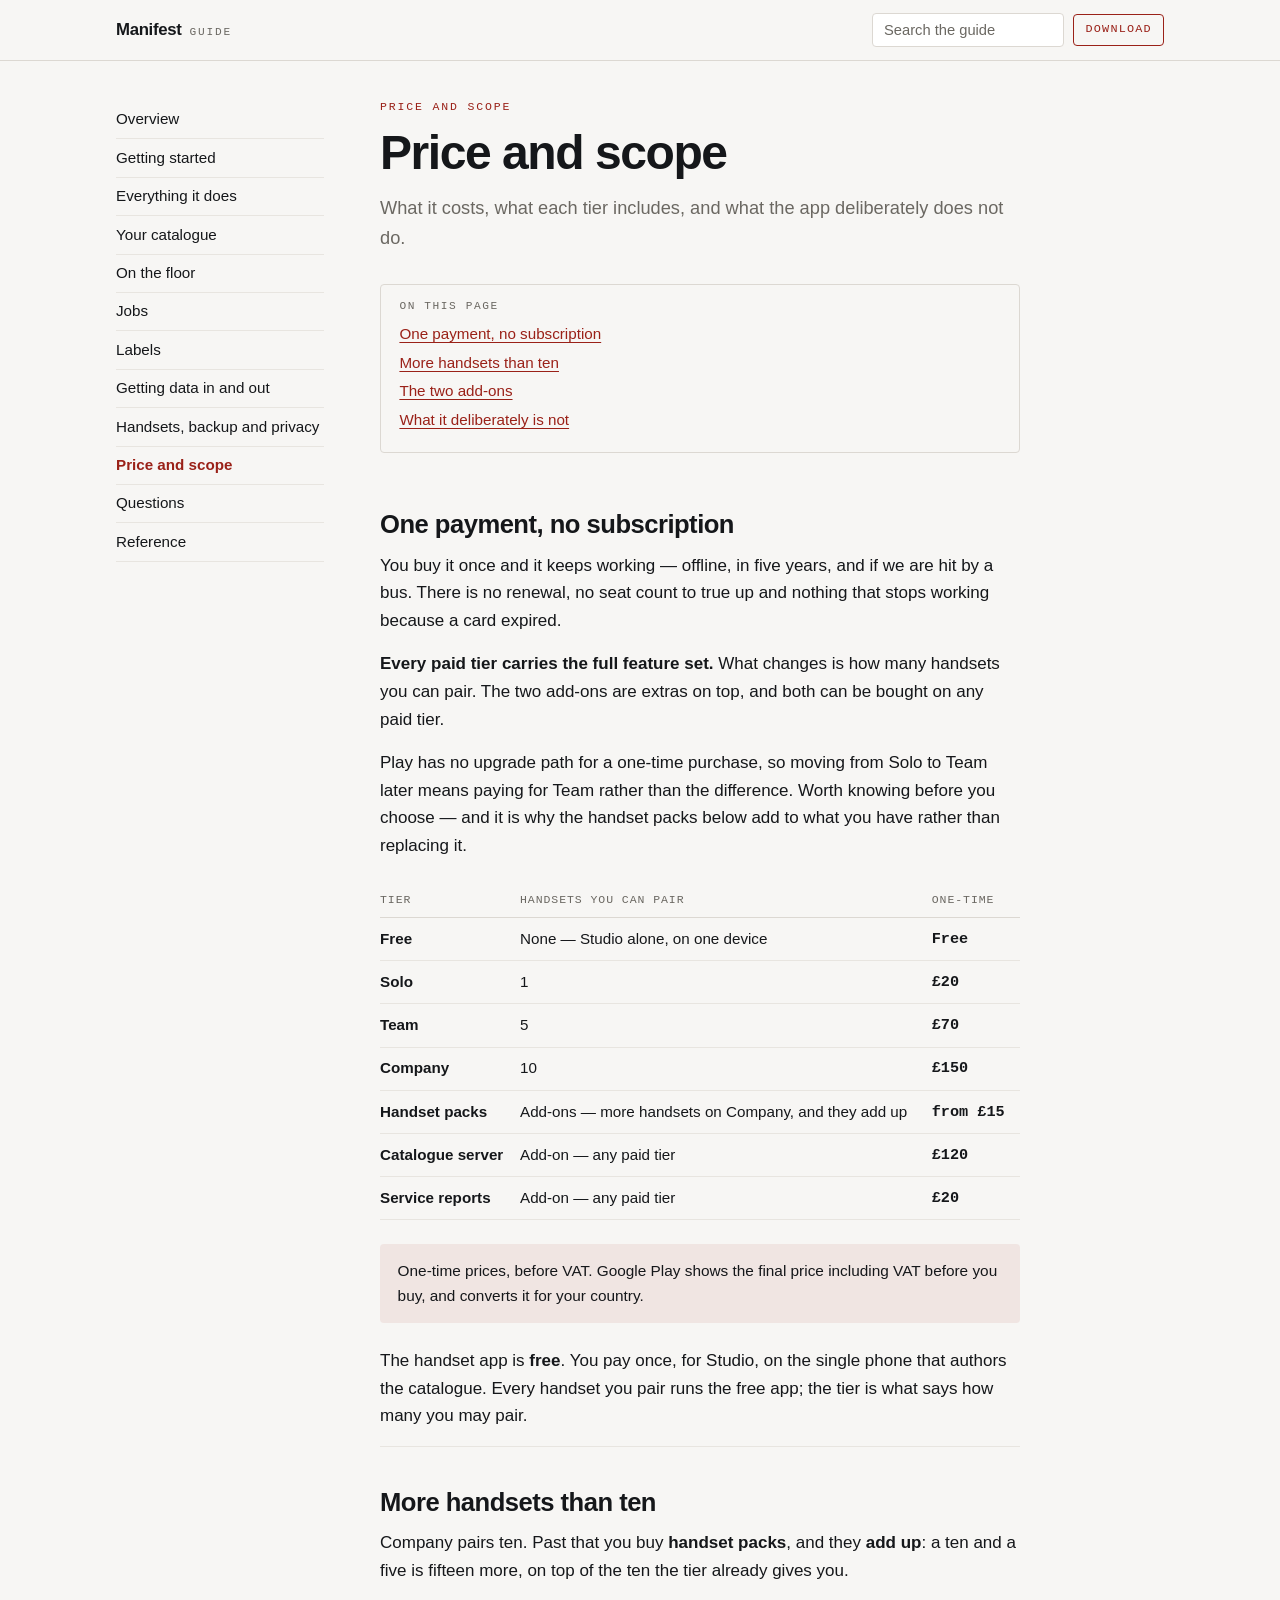
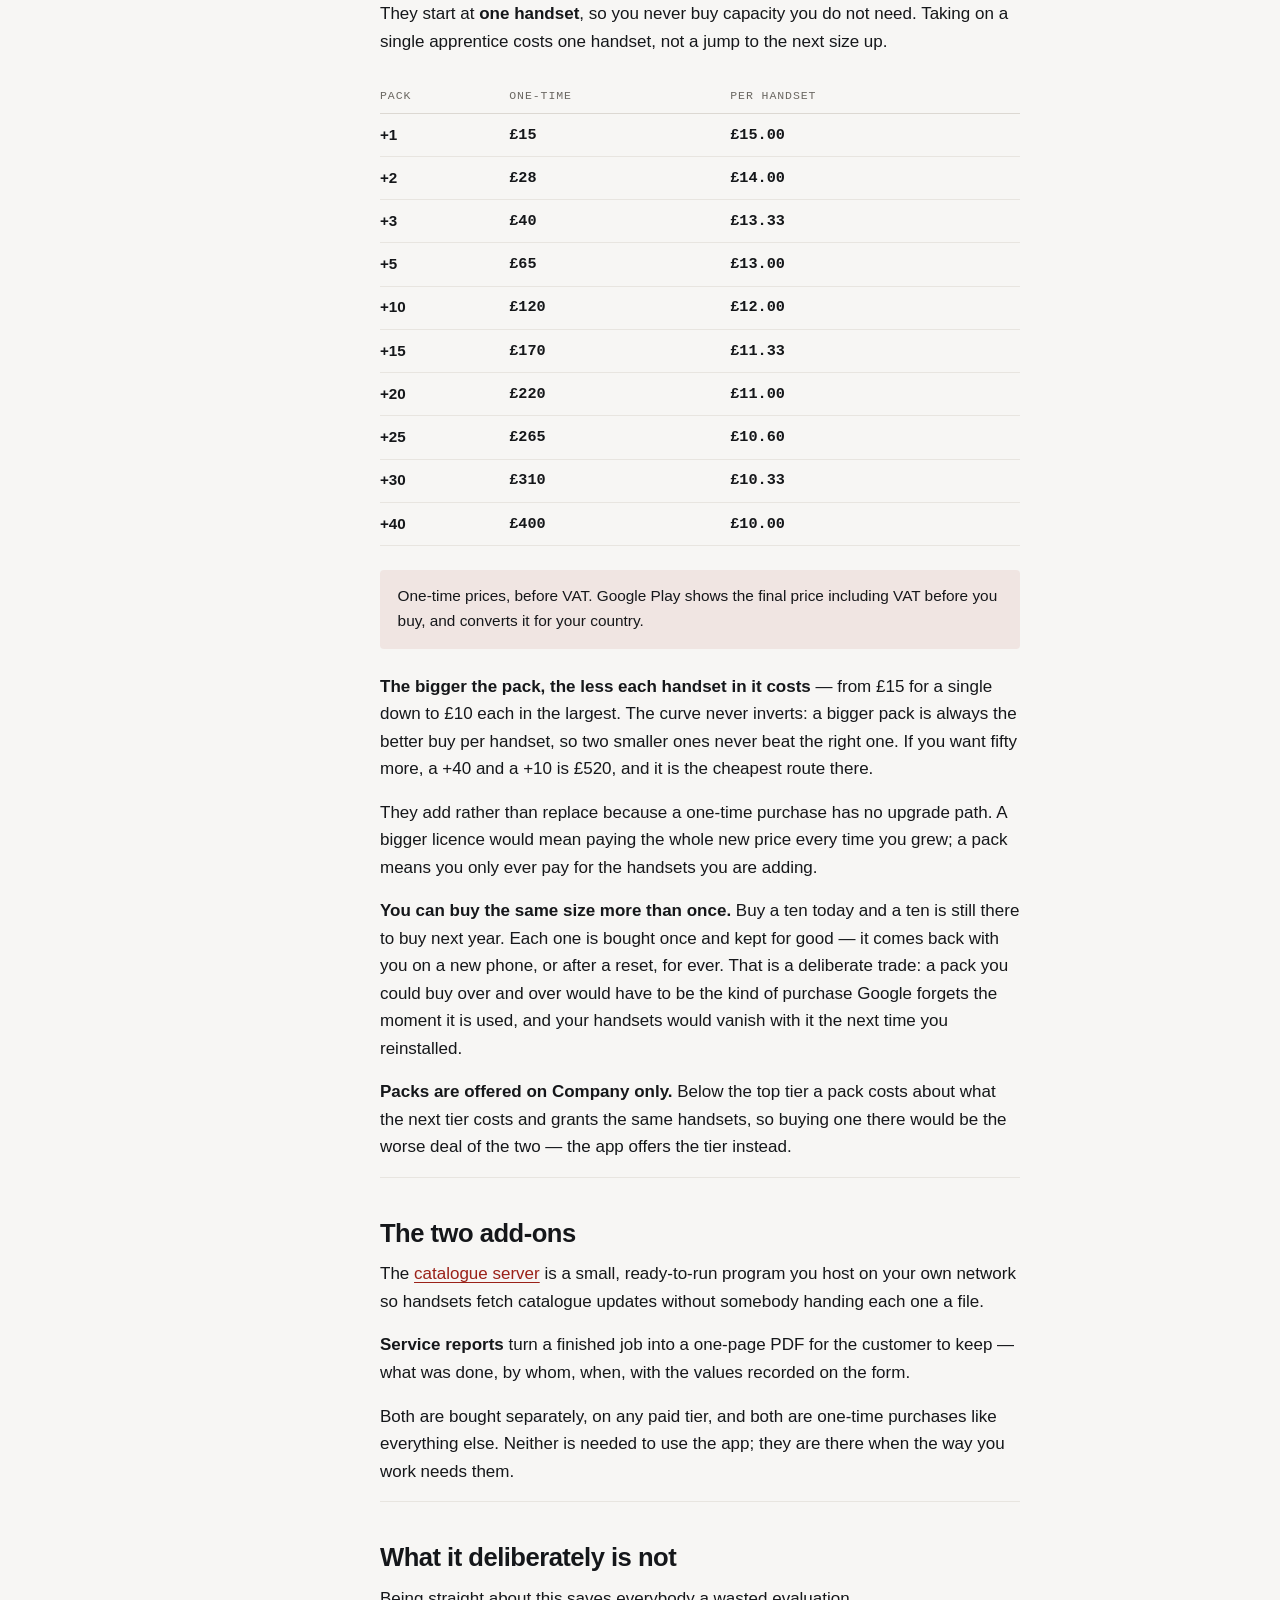
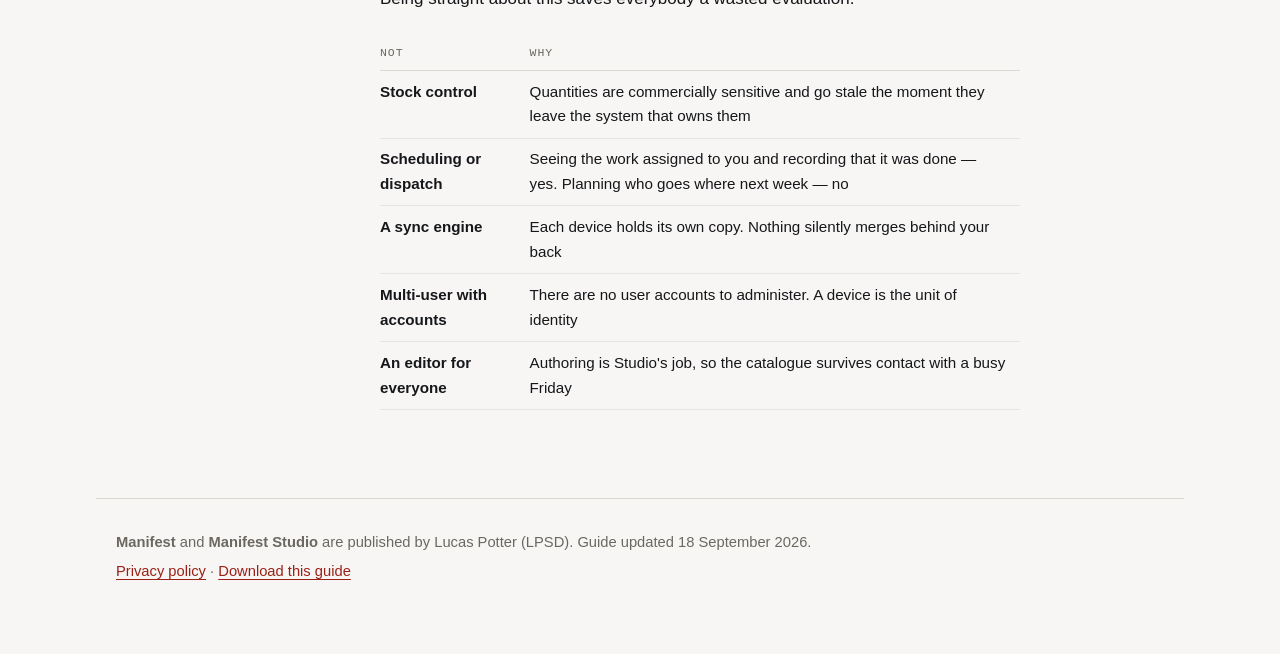
<file: pricing.html>
<!DOCTYPE html>
<html lang="en-GB">
<head>
<meta charset="utf-8">
<meta name="viewport" content="width=device-width, initial-scale=1">
<title>Price and scope — Manifest guide</title>
<meta name="description" content="What it costs, what each tier includes, and what the app deliberately does not do.">
<link rel="stylesheet" href="assets/guide.css">
</head>
<body>
<a class="skip" href="#main">Skip to content</a>

<header class="masthead">
  <div class="wrap masthead-in">
    <a class="brand" href="index.html">
      <span class="brand-name">Manifest</span>
      <span class="brand-sub">guide</span>
    </a>
    <div class="tools">
      <label class="search" for="q">
        <span class="vh">Search the guide</span>
        <input id="q" type="search" placeholder="Search the guide" autocomplete="off"
               spellcheck="false" aria-controls="results" aria-expanded="false">
      </label>
      <a class="dl" href="manifest-guide.html" download>Download</a>
    </div>
  </div>
  <div id="results" class="results" role="region" aria-live="polite" hidden></div>
</header>

<div class="wrap shell">
  <nav class="sidebar" aria-label="Guide"><ul class='nav-list'><li><a href="index.html">Overview</a></li><li><a href="start.html">Getting started</a></li><li><a href="features.html">Everything it does</a></li><li><a href="catalogue.html">Your catalogue</a></li><li><a href="working.html">On the floor</a></li><li><a href="jobs.html">Jobs</a></li><li><a href="labels.html">Labels</a></li><li><a href="data.html">Getting data in and out</a></li><li><a href="safety.html">Handsets, backup and privacy</a></li><li><a href="pricing.html" aria-current="page">Price and scope</a></li><li><a href="questions.html">Questions</a></li><li><a href="reference.html">Reference</a></li></ul></nav>
  <main id="main" class="content"><div class='page-head'><p class='eyebrow'>Price and scope</p><h1>Price and scope</h1><p class='lede'>What it costs, what each tier includes, and what the app deliberately does not do.</p></div>
<nav class='toc' aria-label='On this page'><p class='toc-h'>On this page</p><ul><li><a href="#price">One payment, no subscription</a></li><li><a href="#packs">More handsets than ten</a></li><li><a href="#addon">The two add-ons</a></li><li><a href="#not">What it deliberately is not</a></li></ul></nav>
<section id='price' class='sec'><h2><a class='anchor' href='#price'>One payment, no subscription</a></h2>
<p>You buy it once and it keeps working — offline, in five years, and if we are
hit by a bus. There is no renewal, no seat count to true up and nothing that
stops working because a card expired.</p>

<p><strong>Every paid tier carries the full feature set.</strong> What changes
is how many handsets you can pair. The two add-ons are extras on top, and both
can be bought on any paid tier.</p>

<p>Play has no upgrade path for a one-time purchase, so moving from Solo to Team
later means paying for Team rather than the difference. Worth knowing before you
choose — and it is why the handset packs below add to what you have rather than
replacing it.</p>
<div class='scroll'><table class='price'><thead><tr><th scope='col'>Tier</th><th scope='col'>Handsets you can pair</th><th scope='col'>One-time</th></tr></thead><tbody><tr><th scope='row'>Free</th><td>None — Studio alone, on one device</td><td class='num'>Free</td></tr>
<tr><th scope='row'>Solo</th><td>1</td><td class='num'>£20</td></tr>
<tr><th scope='row'>Team</th><td>5</td><td class='num'>£70</td></tr>
<tr><th scope='row'>Company</th><td>10</td><td class='num'>£150</td></tr>
<tr><th scope='row'>Handset packs</th><td>Add-ons — more handsets on Company, and they add up</td><td class='num'>from £15</td></tr>
<tr><th scope='row'>Catalogue server</th><td>Add-on — any paid tier</td><td class='num'>£120</td></tr>
<tr><th scope='row'>Service reports</th><td>Add-on — any paid tier</td><td class='num'>£20</td></tr></tbody></table></div>
<p class="note">One-time prices, before VAT. Google Play shows the final price
including VAT before you buy, and converts it for your country.</p>
<p>The handset app is <strong>free</strong>. You pay once, for Studio, on the
single phone that authors the catalogue. Every handset you pair runs the free
app; the tier is what says how many you may pair.</p>
</section>
<section id='packs' class='sec'><h2><a class='anchor' href='#packs'>More handsets than ten</a></h2>
<p>Company pairs ten. Past that you buy <strong>handset packs</strong>, and they
<strong>add up</strong>: a ten and a five is fifteen more, on top of the ten the
tier already gives you.</p>

<p>They start at <strong>one handset</strong>, so you never buy capacity you do
not need. Taking on a single apprentice costs one handset, not a jump to the
next size up.</p>
<div class='scroll'><table class='price'><thead><tr><th scope='col'>Pack</th><th scope='col'>One-time</th><th scope='col'>Per handset</th></tr></thead><tbody><tr><th scope='row'>+1</th><td class='num'>£15</td><td class='num'>£15.00</td></tr>
<tr><th scope='row'>+2</th><td class='num'>£28</td><td class='num'>£14.00</td></tr>
<tr><th scope='row'>+3</th><td class='num'>£40</td><td class='num'>£13.33</td></tr>
<tr><th scope='row'>+5</th><td class='num'>£65</td><td class='num'>£13.00</td></tr>
<tr><th scope='row'>+10</th><td class='num'>£120</td><td class='num'>£12.00</td></tr>
<tr><th scope='row'>+15</th><td class='num'>£170</td><td class='num'>£11.33</td></tr>
<tr><th scope='row'>+20</th><td class='num'>£220</td><td class='num'>£11.00</td></tr>
<tr><th scope='row'>+25</th><td class='num'>£265</td><td class='num'>£10.60</td></tr>
<tr><th scope='row'>+30</th><td class='num'>£310</td><td class='num'>£10.33</td></tr>
<tr><th scope='row'>+40</th><td class='num'>£400</td><td class='num'>£10.00</td></tr></tbody></table></div>
<p class="note">One-time prices, before VAT. Google Play shows the final price
including VAT before you buy, and converts it for your country.</p>

<p><strong>The bigger the pack, the less each handset in it costs</strong> — from
£15 for a single down to £10 each in the largest. The curve never inverts: a
bigger pack is always the better buy per handset, so two smaller ones never beat
the right one. If you want fifty more, a +40 and a +10 is £520, and it is the
cheapest route there.</p>

<p>They add rather than replace because a one-time purchase has no upgrade path.
A bigger licence would mean paying the whole new price every time you grew; a
pack means you only ever pay for the handsets you are adding.</p>

<p><strong>You can buy the same size more than once.</strong> Buy a ten today
and a ten is still there to buy next year. Each one is bought once and kept for
good — it comes back with you on a new phone, or after a reset, for ever. That
is a deliberate trade: a pack you could buy over and over would have to be the
kind of purchase Google forgets the moment it is used, and your handsets would
vanish with it the next time you reinstalled.</p>

<p><strong>Packs are offered on Company only.</strong> Below the top tier a pack
costs about what the next tier costs and grants the same handsets, so buying one
there would be the worse deal of the two — the app offers the tier instead.</p>
</section>
<section id='addon' class='sec'><h2><a class='anchor' href='#addon'>The two add-ons</a></h2>
<p>The <a href="data.html#server">catalogue server</a> is a small, ready-to-run
program you host on your own network so handsets fetch catalogue updates without
somebody handing each one a file.</p>

<p><strong>Service reports</strong> turn a finished job into a one-page PDF for
the customer to keep — what was done, by whom, when, with the values recorded on
the form.</p>

<p>Both are bought separately, on any paid tier, and both are one-time purchases
like everything else. Neither is needed to use the app; they are there when the
way you work needs them.</p>
</section>
<section id='not' class='sec'><h2><a class='anchor' href='#not'>What it deliberately is not</a></h2>
<p>Being straight about this saves everybody a wasted evaluation.</p>

<div class="scroll"><table>
<thead><tr><th scope="col">Not</th><th scope="col">Why</th></tr></thead>
<tbody>
<tr><th scope="row">Stock control</th><td>Quantities are commercially sensitive
and go stale the moment they leave the system that owns them</td></tr>
<tr><th scope="row">Scheduling or dispatch</th><td>Seeing the work assigned to
you and recording that it was done — yes. Planning who goes where next week —
no</td></tr>
<tr><th scope="row">A sync engine</th><td>Each device holds its own copy.
Nothing silently merges behind your back</td></tr>
<tr><th scope="row">Multi-user with accounts</th><td>There are no user accounts
to administer. A device is the unit of identity</td></tr>
<tr><th scope="row">An editor for everyone</th><td>Authoring is Studio's job, so
the catalogue survives contact with a busy Friday</td></tr>
</tbody></table></div>
</section></main>
</div>

<footer class="wrap site-foot">
  <p><strong>Manifest</strong> and <strong>Manifest Studio</strong> are
  published by Lucas Potter (LPSD). Guide updated 18 September 2026.</p>
  <p><a href="https://lpsd-1.github.io/Manifest-Privacy-Policy/">Privacy policy</a> · <a href="manifest-guide.html" download>Download this guide</a></p>
</footer>

<script src="assets/search-index.js"></script>
<script src="assets/guide.js"></script>
</body>
</html>
</file>
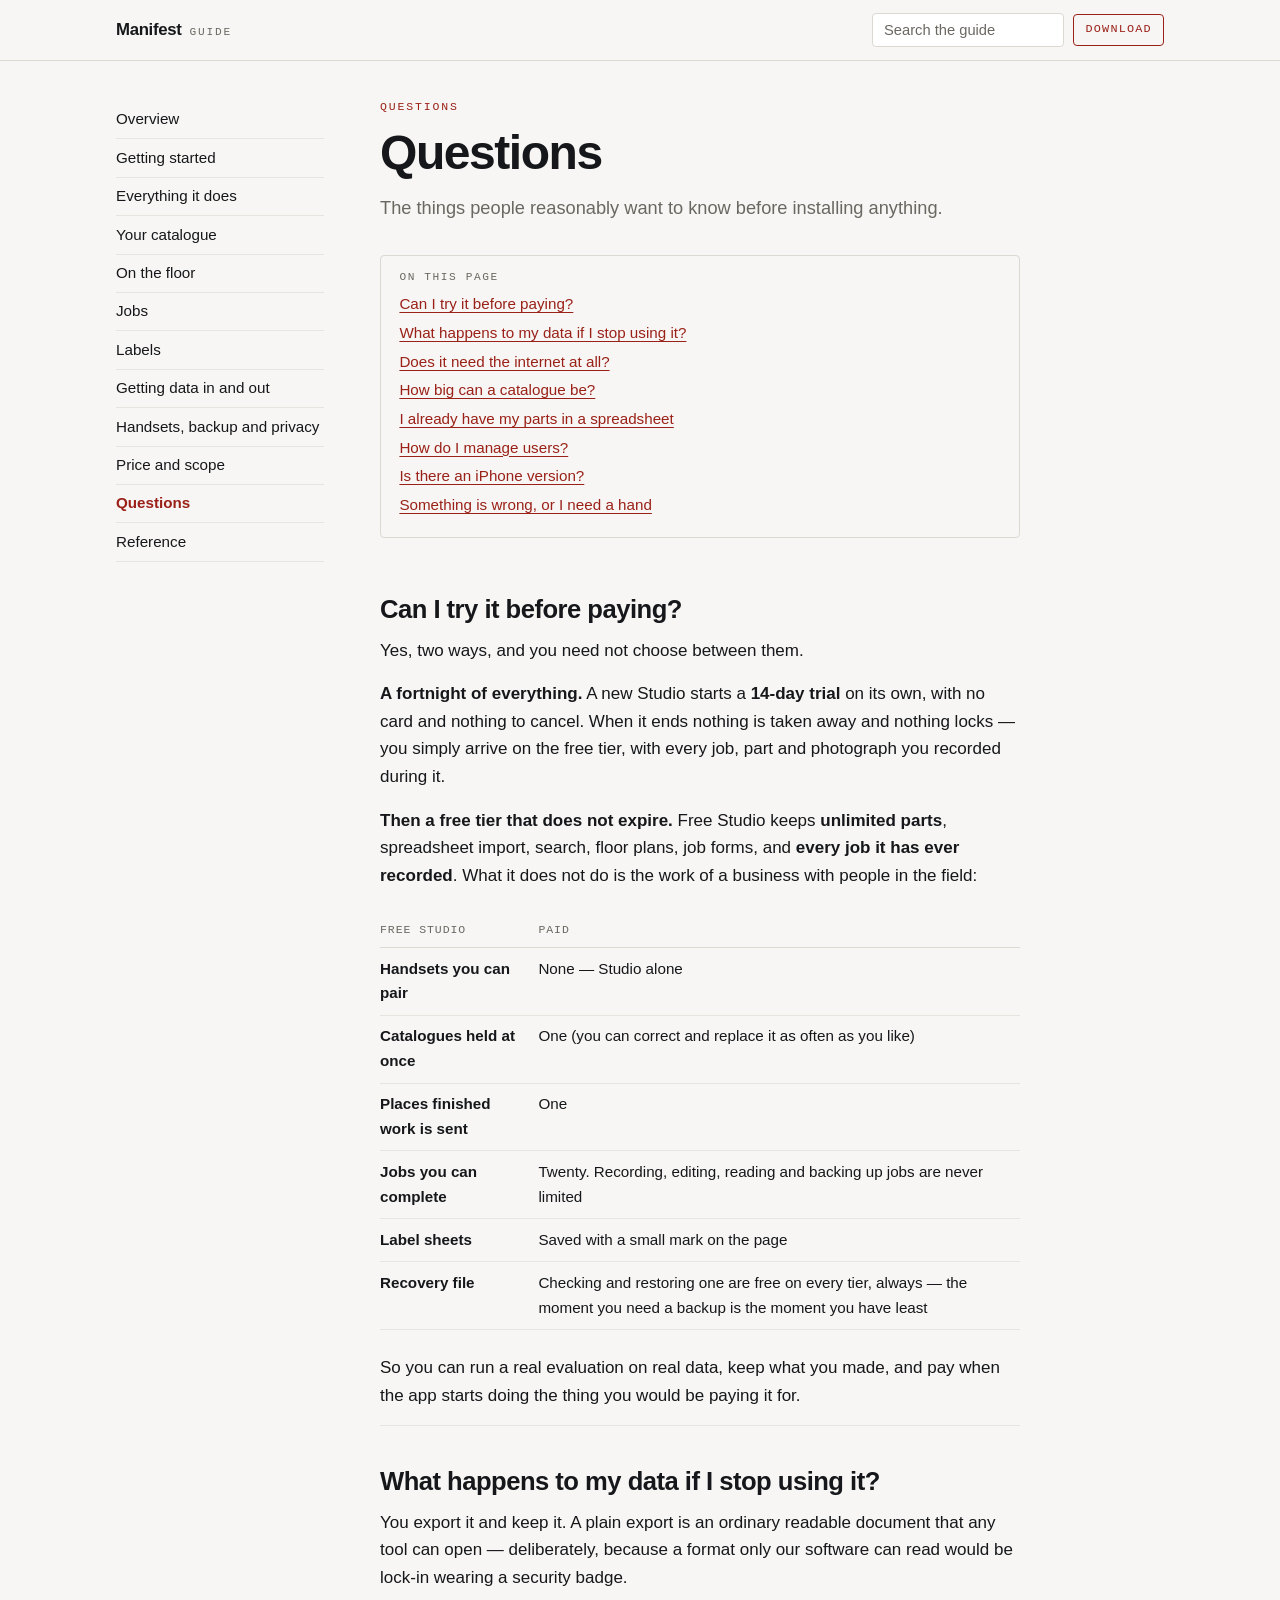
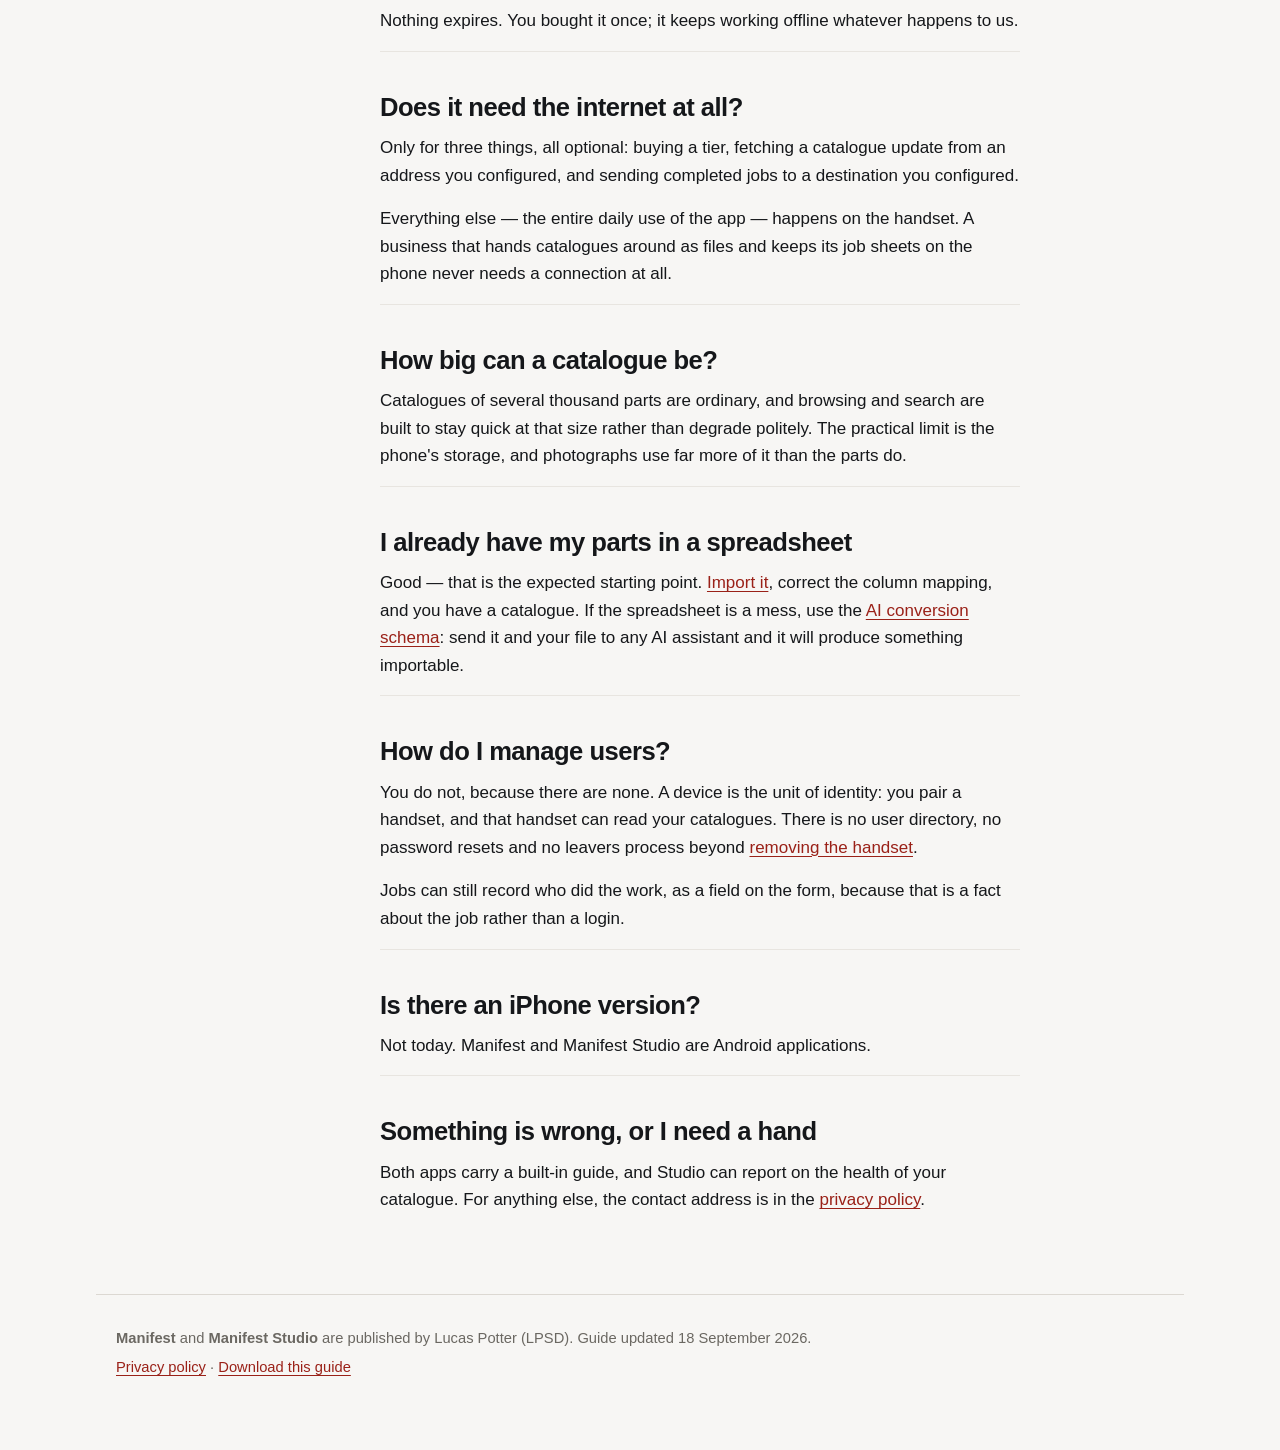
<file: questions.html>
<!DOCTYPE html>
<html lang="en-GB">
<head>
<meta charset="utf-8">
<meta name="viewport" content="width=device-width, initial-scale=1">
<title>Questions — Manifest guide</title>
<meta name="description" content="The things people reasonably want to know before installing anything.">
<link rel="stylesheet" href="assets/guide.css">
</head>
<body>
<a class="skip" href="#main">Skip to content</a>

<header class="masthead">
  <div class="wrap masthead-in">
    <a class="brand" href="index.html">
      <span class="brand-name">Manifest</span>
      <span class="brand-sub">guide</span>
    </a>
    <div class="tools">
      <label class="search" for="q">
        <span class="vh">Search the guide</span>
        <input id="q" type="search" placeholder="Search the guide" autocomplete="off"
               spellcheck="false" aria-controls="results" aria-expanded="false">
      </label>
      <a class="dl" href="manifest-guide.html" download>Download</a>
    </div>
  </div>
  <div id="results" class="results" role="region" aria-live="polite" hidden></div>
</header>

<div class="wrap shell">
  <nav class="sidebar" aria-label="Guide"><ul class='nav-list'><li><a href="index.html">Overview</a></li><li><a href="start.html">Getting started</a></li><li><a href="features.html">Everything it does</a></li><li><a href="catalogue.html">Your catalogue</a></li><li><a href="working.html">On the floor</a></li><li><a href="jobs.html">Jobs</a></li><li><a href="labels.html">Labels</a></li><li><a href="data.html">Getting data in and out</a></li><li><a href="safety.html">Handsets, backup and privacy</a></li><li><a href="pricing.html">Price and scope</a></li><li><a href="questions.html" aria-current="page">Questions</a></li><li><a href="reference.html">Reference</a></li></ul></nav>
  <main id="main" class="content"><div class='page-head'><p class='eyebrow'>Questions</p><h1>Questions</h1><p class='lede'>The things people reasonably want to know before installing anything.</p></div>
<nav class='toc' aria-label='On this page'><p class='toc-h'>On this page</p><ul><li><a href="#trying">Can I try it before paying?</a></li><li><a href="#leaving">What happens to my data if I stop using it?</a></li><li><a href="#internet">Does it need the internet at all?</a></li><li><a href="#size">How big can a catalogue be?</a></li><li><a href="#existing">I already have my parts in a spreadsheet</a></li><li><a href="#accounts">How do I manage users?</a></li><li><a href="#android">Is there an iPhone version?</a></li><li><a href="#support">Something is wrong, or I need a hand</a></li></ul></nav>
<section id='trying' class='sec'><h2><a class='anchor' href='#trying'>Can I try it before paying?</a></h2>
<p>Yes, two ways, and you need not choose between them.</p>

<p><strong>A fortnight of everything.</strong> A new Studio starts a
<strong>14-day trial</strong> on its own, with no card and nothing to cancel.
When it ends nothing is taken away and nothing locks — you simply arrive on the
free tier, with every job, part and photograph you recorded during it.</p>

<p><strong>Then a free tier that does not expire.</strong> Free Studio keeps
<strong>unlimited parts</strong>, spreadsheet import, search, floor plans, job
forms, and <strong>every job it has ever recorded</strong>. What it does not do
is the work of a business with people in the field:</p>

<div class="scroll"><table>
<thead><tr><th scope="col">Free Studio</th><th scope="col">Paid</th></tr></thead>
<tbody>
<tr><th scope="row">Handsets you can pair</th><td>None — Studio alone</td></tr>
<tr><th scope="row">Catalogues held at once</th><td>One (you can correct and
replace it as often as you like)</td></tr>
<tr><th scope="row">Places finished work is sent</th><td>One</td></tr>
<tr><th scope="row">Jobs you can complete</th><td>Twenty. Recording, editing,
reading and backing up jobs are never limited</td></tr>
<tr><th scope="row">Label sheets</th><td>Saved with a small mark on the
page</td></tr>
<tr><th scope="row">Recovery file</th><td>Checking and restoring one are free on
every tier, always — the moment you need a backup is the moment you have
least</td></tr>
</tbody></table></div>

<p>So you can run a real evaluation on real data, keep what you made, and pay
when the app starts doing the thing you would be paying it for.</p>
</section>
<section id='leaving' class='sec'><h2><a class='anchor' href='#leaving'>What happens to my data if I stop using it?</a></h2>
<p>You export it and keep it. A plain export is an ordinary readable document
that any tool can open — deliberately, because a format only our software can
read would be lock-in wearing a security badge.</p>

<p>Nothing expires. You bought it once; it keeps working offline whatever
happens to us.</p>
</section>
<section id='internet' class='sec'><h2><a class='anchor' href='#internet'>Does it need the internet at all?</a></h2>
<p>Only for three things, all optional: buying a tier, fetching a catalogue
update from an address you configured, and sending completed jobs to a
destination you configured.</p>

<p>Everything else — the entire daily use of the app — happens on the handset.
A business that hands catalogues around as files and keeps its job sheets on the
phone never needs a connection at all.</p>
</section>
<section id='size' class='sec'><h2><a class='anchor' href='#size'>How big can a catalogue be?</a></h2>
<p>Catalogues of several thousand parts are ordinary, and browsing and search
are built to stay quick at that size rather than degrade politely. The practical
limit is the phone's storage, and photographs use far more of it than the parts
do.</p>
</section>
<section id='existing' class='sec'><h2><a class='anchor' href='#existing'>I already have my parts in a spreadsheet</a></h2>
<p>Good — that is the expected starting point.
<a href="data.html#spreadsheet">Import it</a>, correct the column mapping, and
you have a catalogue. If the spreadsheet is a mess, use the
<a href="catalogue.html#ai">AI conversion schema</a>: send it and your file to
any AI assistant and it will produce something importable.</p>
</section>
<section id='accounts' class='sec'><h2><a class='anchor' href='#accounts'>How do I manage users?</a></h2>
<p>You do not, because there are none. A device is the unit of identity: you
pair a handset, and that handset can read your catalogues. There is no user
directory, no password resets and no leavers process beyond
<a href="safety.html#removing">removing the handset</a>.</p>

<p>Jobs can still record who did the work, as a field on the form, because that
is a fact about the job rather than a login.</p>
</section>
<section id='android' class='sec'><h2><a class='anchor' href='#android'>Is there an iPhone version?</a></h2>
<p>Not today. Manifest and Manifest Studio are Android applications.</p>
</section>
<section id='support' class='sec'><h2><a class='anchor' href='#support'>Something is wrong, or I need a hand</a></h2>
<p>Both apps carry a built-in guide, and Studio can report on the health of your
catalogue. For anything else, the contact address is in the
<a href="https://lpsd-1.github.io/Manifest-Privacy-Policy/">privacy policy</a>.</p>
</section></main>
</div>

<footer class="wrap site-foot">
  <p><strong>Manifest</strong> and <strong>Manifest Studio</strong> are
  published by Lucas Potter (LPSD). Guide updated 18 September 2026.</p>
  <p><a href="https://lpsd-1.github.io/Manifest-Privacy-Policy/">Privacy policy</a> · <a href="manifest-guide.html" download>Download this guide</a></p>
</footer>

<script src="assets/search-index.js"></script>
<script src="assets/guide.js"></script>
</body>
</html>
</file>
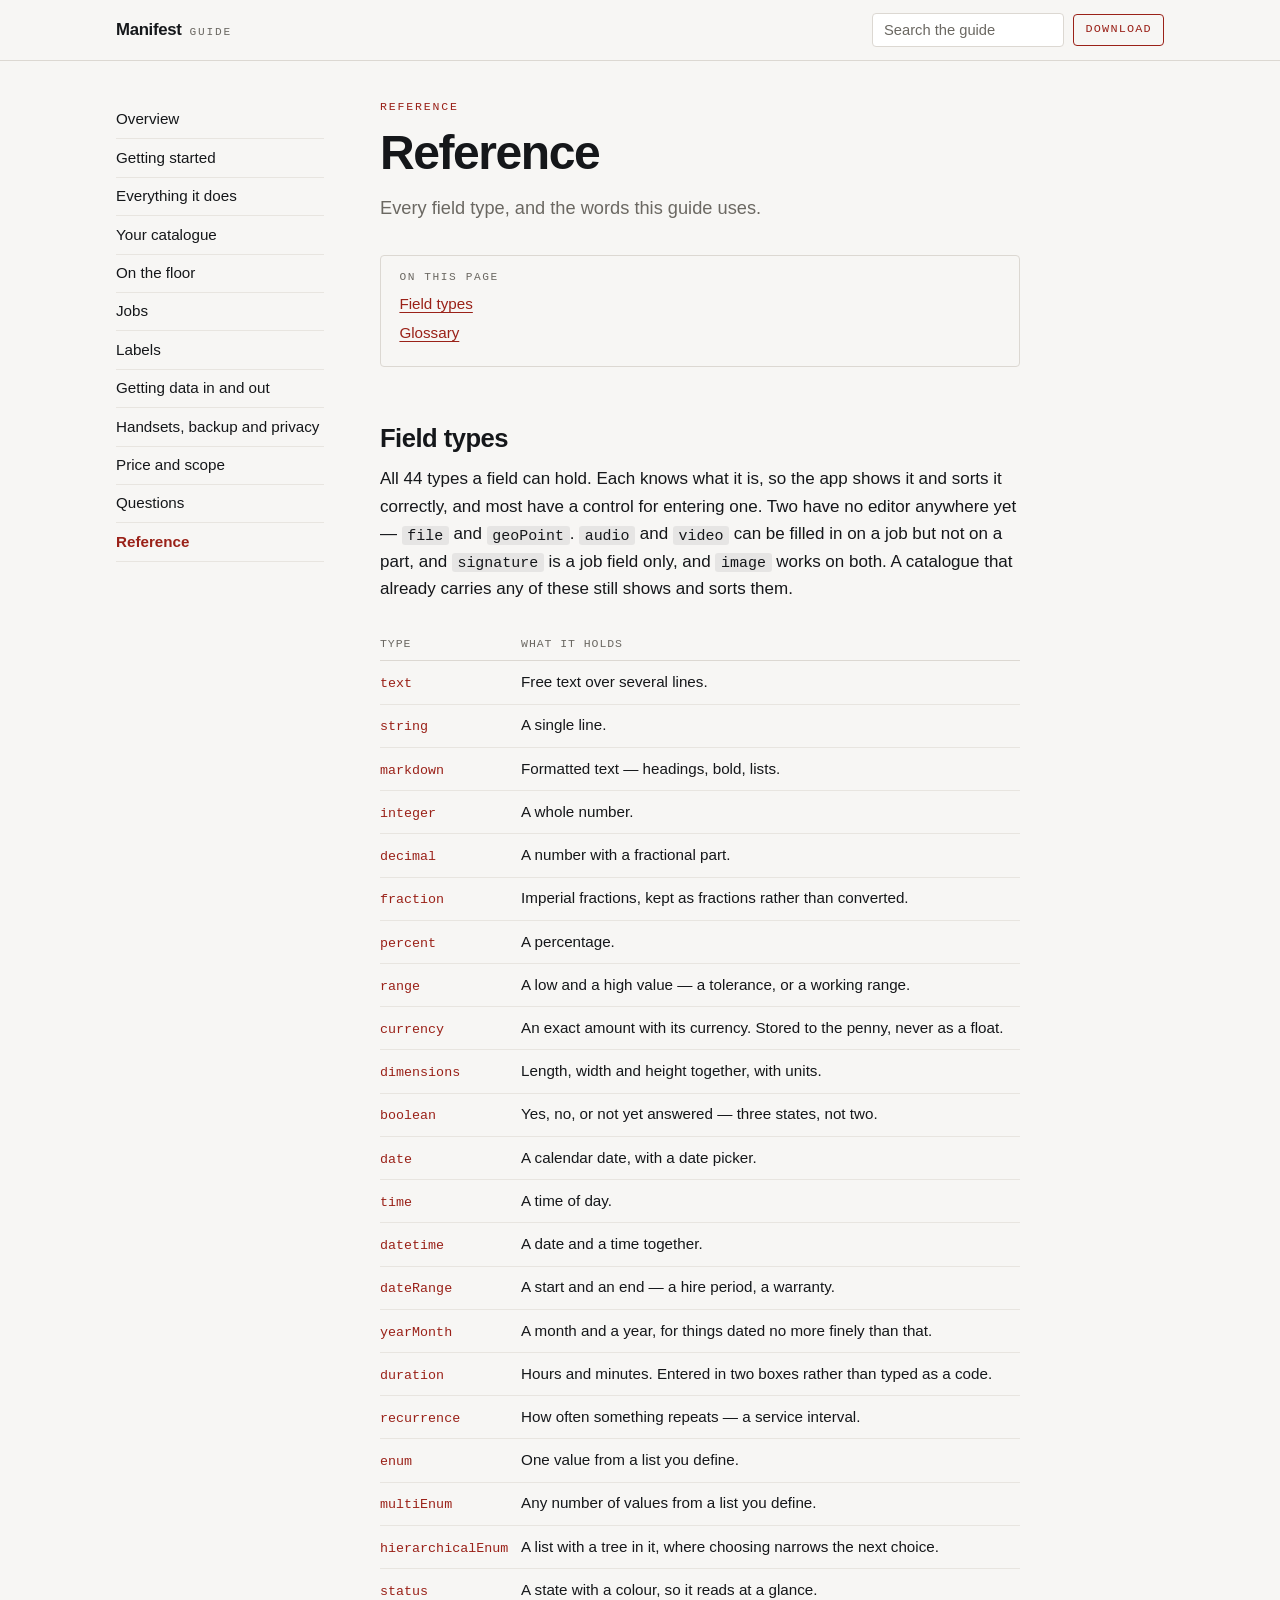
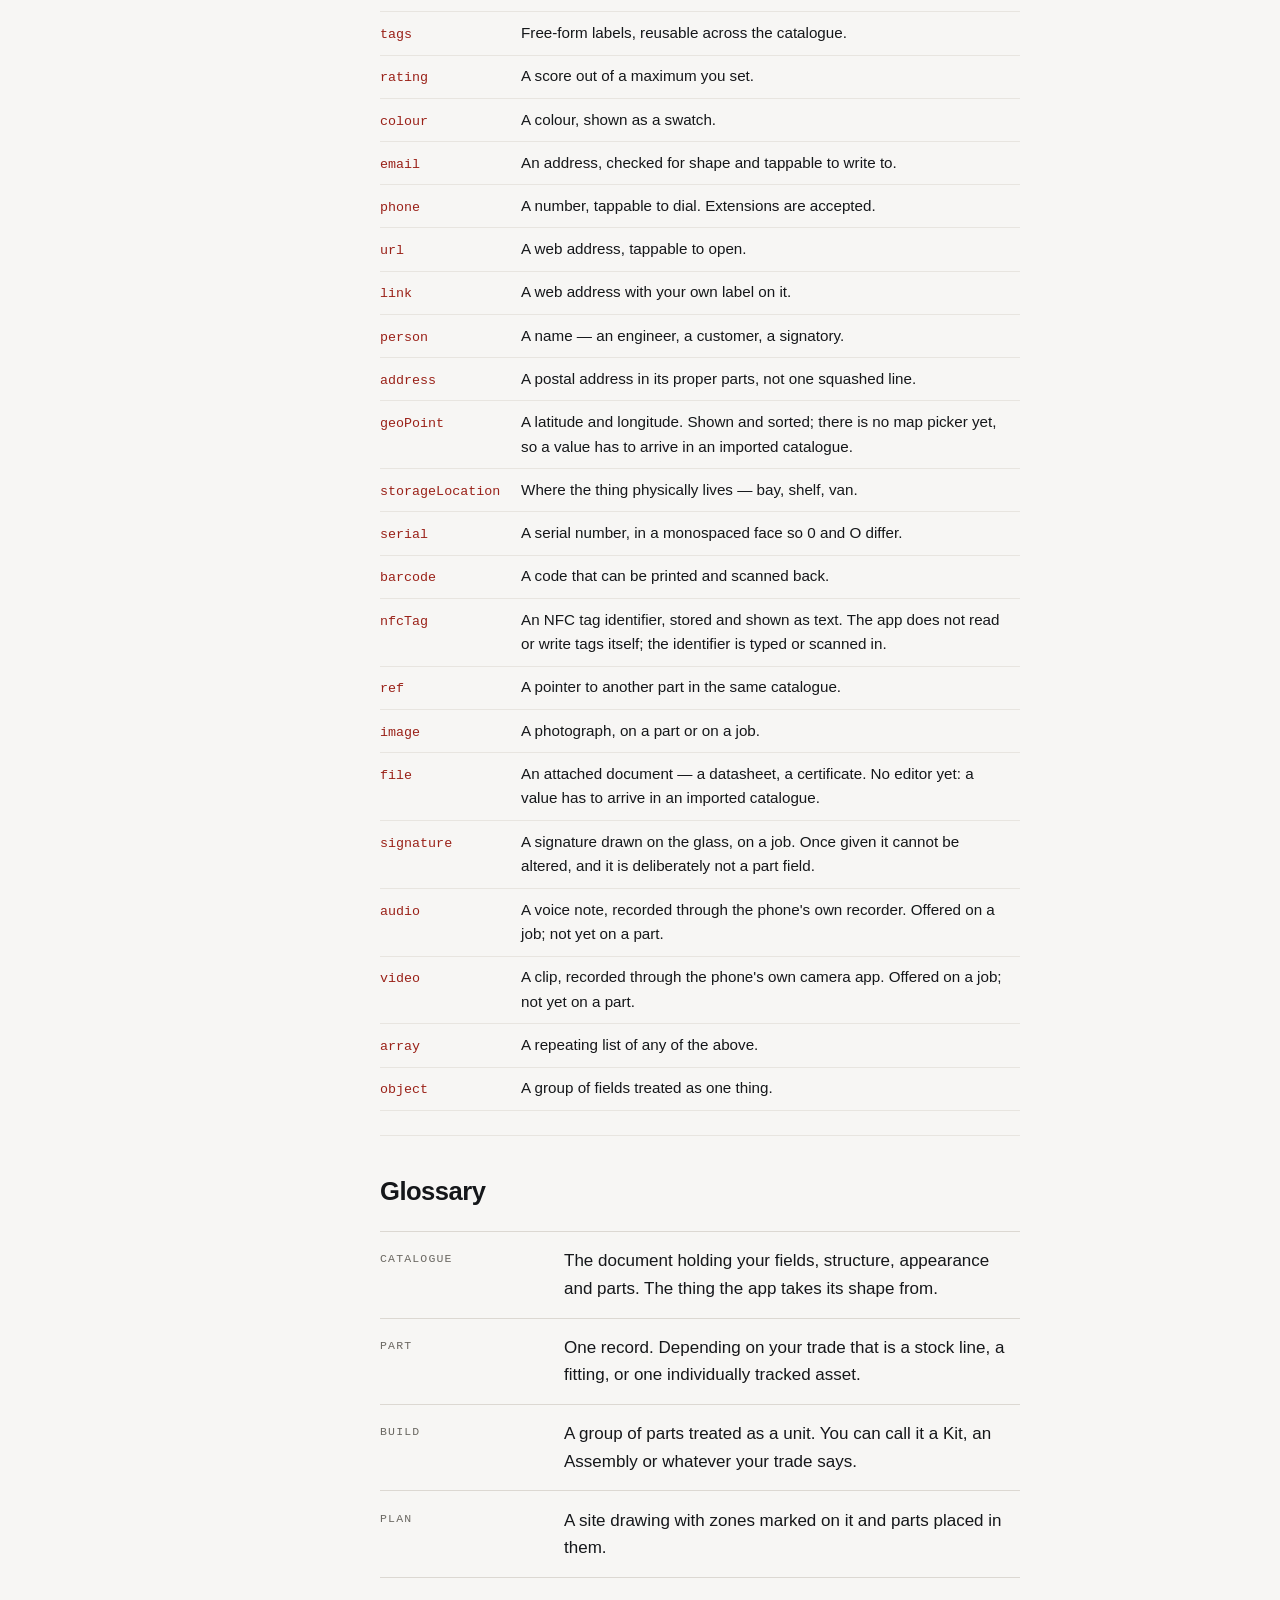
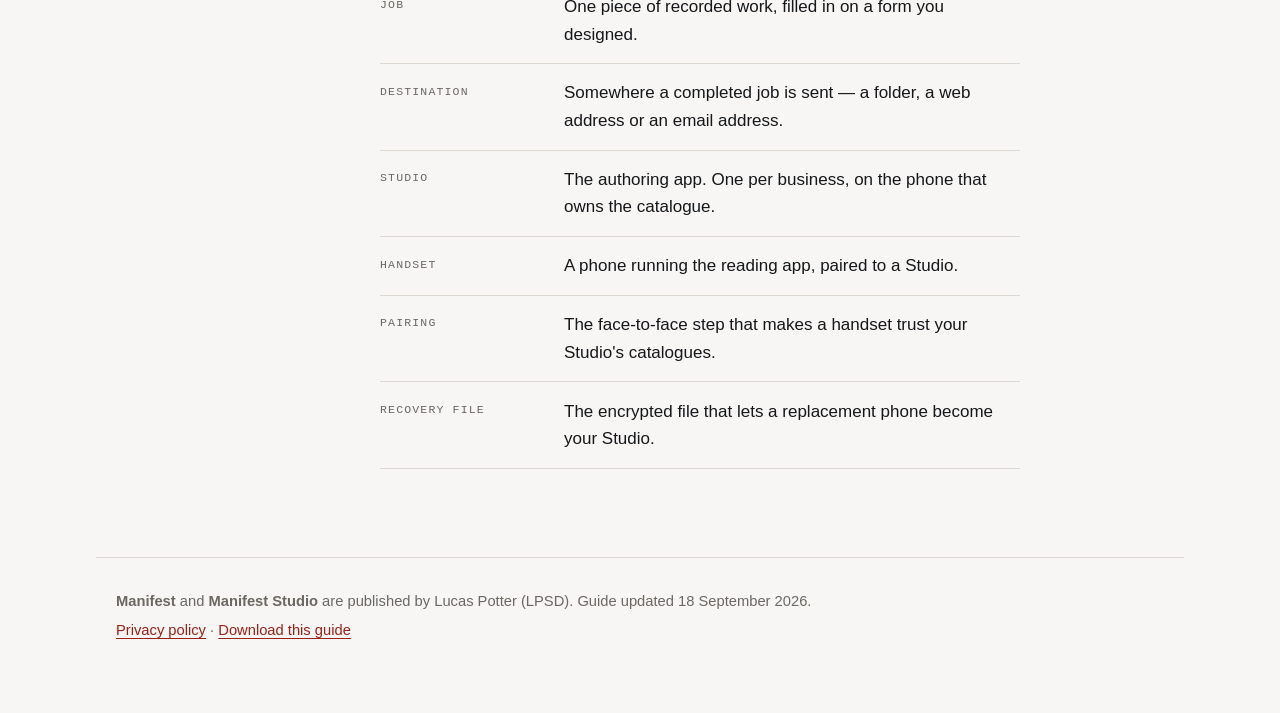
<file: reference.html>
<!DOCTYPE html>
<html lang="en-GB">
<head>
<meta charset="utf-8">
<meta name="viewport" content="width=device-width, initial-scale=1">
<title>Reference — Manifest guide</title>
<meta name="description" content="Every field type, and the words this guide uses.">
<link rel="stylesheet" href="assets/guide.css">
</head>
<body>
<a class="skip" href="#main">Skip to content</a>

<header class="masthead">
  <div class="wrap masthead-in">
    <a class="brand" href="index.html">
      <span class="brand-name">Manifest</span>
      <span class="brand-sub">guide</span>
    </a>
    <div class="tools">
      <label class="search" for="q">
        <span class="vh">Search the guide</span>
        <input id="q" type="search" placeholder="Search the guide" autocomplete="off"
               spellcheck="false" aria-controls="results" aria-expanded="false">
      </label>
      <a class="dl" href="manifest-guide.html" download>Download</a>
    </div>
  </div>
  <div id="results" class="results" role="region" aria-live="polite" hidden></div>
</header>

<div class="wrap shell">
  <nav class="sidebar" aria-label="Guide"><ul class='nav-list'><li><a href="index.html">Overview</a></li><li><a href="start.html">Getting started</a></li><li><a href="features.html">Everything it does</a></li><li><a href="catalogue.html">Your catalogue</a></li><li><a href="working.html">On the floor</a></li><li><a href="jobs.html">Jobs</a></li><li><a href="labels.html">Labels</a></li><li><a href="data.html">Getting data in and out</a></li><li><a href="safety.html">Handsets, backup and privacy</a></li><li><a href="pricing.html">Price and scope</a></li><li><a href="questions.html">Questions</a></li><li><a href="reference.html" aria-current="page">Reference</a></li></ul></nav>
  <main id="main" class="content"><div class='page-head'><p class='eyebrow'>Reference</p><h1>Reference</h1><p class='lede'>Every field type, and the words this guide uses.</p></div>
<nav class='toc' aria-label='On this page'><p class='toc-h'>On this page</p><ul><li><a href="#types">Field types</a></li><li><a href="#glossary">Glossary</a></li></ul></nav>
<section id='types' class='sec'><h2><a class='anchor' href='#types'>Field types</a></h2>
<p>All 44 types a field can hold. Each knows what it is, so the app shows it and
sorts it correctly, and most have a control for entering one. Two have no editor
anywhere yet — <code>file</code> and <code>geoPoint</code>. <code>audio</code>
and <code>video</code> can be filled in on a job but not on a part, and
<code>signature</code> is a job field only, and <code>image</code> works on
both. A catalogue that already carries any of these still shows and sorts
them.</p>
<div class='scroll'><table class='ref'><thead><tr><th scope='col'>Type</th><th scope='col'>What it holds</th></tr></thead><tbody><tr><th scope='row'><code>text</code></th><td>Free text over several lines.</td></tr>
<tr><th scope='row'><code>string</code></th><td>A single line.</td></tr>
<tr><th scope='row'><code>markdown</code></th><td>Formatted text — headings, bold, lists.</td></tr>
<tr><th scope='row'><code>integer</code></th><td>A whole number.</td></tr>
<tr><th scope='row'><code>decimal</code></th><td>A number with a fractional part.</td></tr>
<tr><th scope='row'><code>fraction</code></th><td>Imperial fractions, kept as fractions rather than converted.</td></tr>
<tr><th scope='row'><code>percent</code></th><td>A percentage.</td></tr>
<tr><th scope='row'><code>range</code></th><td>A low and a high value — a tolerance, or a working range.</td></tr>
<tr><th scope='row'><code>currency</code></th><td>An exact amount with its currency. Stored to the penny, never as a float.</td></tr>
<tr><th scope='row'><code>dimensions</code></th><td>Length, width and height together, with units.</td></tr>
<tr><th scope='row'><code>boolean</code></th><td>Yes, no, or not yet answered — three states, not two.</td></tr>
<tr><th scope='row'><code>date</code></th><td>A calendar date, with a date picker.</td></tr>
<tr><th scope='row'><code>time</code></th><td>A time of day.</td></tr>
<tr><th scope='row'><code>datetime</code></th><td>A date and a time together.</td></tr>
<tr><th scope='row'><code>dateRange</code></th><td>A start and an end — a hire period, a warranty.</td></tr>
<tr><th scope='row'><code>yearMonth</code></th><td>A month and a year, for things dated no more finely than that.</td></tr>
<tr><th scope='row'><code>duration</code></th><td>Hours and minutes. Entered in two boxes rather than typed as a code.</td></tr>
<tr><th scope='row'><code>recurrence</code></th><td>How often something repeats — a service interval.</td></tr>
<tr><th scope='row'><code>enum</code></th><td>One value from a list you define.</td></tr>
<tr><th scope='row'><code>multiEnum</code></th><td>Any number of values from a list you define.</td></tr>
<tr><th scope='row'><code>hierarchicalEnum</code></th><td>A list with a tree in it, where choosing narrows the next choice.</td></tr>
<tr><th scope='row'><code>status</code></th><td>A state with a colour, so it reads at a glance.</td></tr>
<tr><th scope='row'><code>tags</code></th><td>Free-form labels, reusable across the catalogue.</td></tr>
<tr><th scope='row'><code>rating</code></th><td>A score out of a maximum you set.</td></tr>
<tr><th scope='row'><code>colour</code></th><td>A colour, shown as a swatch.</td></tr>
<tr><th scope='row'><code>email</code></th><td>An address, checked for shape and tappable to write to.</td></tr>
<tr><th scope='row'><code>phone</code></th><td>A number, tappable to dial. Extensions are accepted.</td></tr>
<tr><th scope='row'><code>url</code></th><td>A web address, tappable to open.</td></tr>
<tr><th scope='row'><code>link</code></th><td>A web address with your own label on it.</td></tr>
<tr><th scope='row'><code>person</code></th><td>A name — an engineer, a customer, a signatory.</td></tr>
<tr><th scope='row'><code>address</code></th><td>A postal address in its proper parts, not one squashed line.</td></tr>
<tr><th scope='row'><code>geoPoint</code></th><td>A latitude and longitude. Shown and sorted; there is no map picker yet, so a value has to arrive in an imported catalogue.</td></tr>
<tr><th scope='row'><code>storageLocation</code></th><td>Where the thing physically lives — bay, shelf, van.</td></tr>
<tr><th scope='row'><code>serial</code></th><td>A serial number, in a monospaced face so 0 and O differ.</td></tr>
<tr><th scope='row'><code>barcode</code></th><td>A code that can be printed and scanned back.</td></tr>
<tr><th scope='row'><code>nfcTag</code></th><td>An NFC tag identifier, stored and shown as text. The app does not read or write tags itself; the identifier is typed or scanned in.</td></tr>
<tr><th scope='row'><code>ref</code></th><td>A pointer to another part in the same catalogue.</td></tr>
<tr><th scope='row'><code>image</code></th><td>A photograph, on a part or on a job.</td></tr>
<tr><th scope='row'><code>file</code></th><td>An attached document — a datasheet, a certificate. No editor yet: a value has to arrive in an imported catalogue.</td></tr>
<tr><th scope='row'><code>signature</code></th><td>A signature drawn on the glass, on a job. Once given it cannot be altered, and it is deliberately not a part field.</td></tr>
<tr><th scope='row'><code>audio</code></th><td>A voice note, recorded through the phone's own recorder. Offered on a job; not yet on a part.</td></tr>
<tr><th scope='row'><code>video</code></th><td>A clip, recorded through the phone's own camera app. Offered on a job; not yet on a part.</td></tr>
<tr><th scope='row'><code>array</code></th><td>A repeating list of any of the above.</td></tr>
<tr><th scope='row'><code>object</code></th><td>A group of fields treated as one thing.</td></tr></tbody></table></div></section>
<section id='glossary' class='sec'><h2><a class='anchor' href='#glossary'>Glossary</a></h2>
<div class="spec">
  <div><p class="k">Catalogue</p><div class="v"><p>The document holding your
  fields, structure, appearance and parts. The thing the app takes its shape
  from.</p></div></div>
  <div><p class="k">Part</p><div class="v"><p>One record. Depending on your
  trade that is a stock line, a fitting, or one individually tracked
  asset.</p></div></div>
  <div><p class="k">Build</p><div class="v"><p>A group of parts treated as a
  unit. You can call it a Kit, an Assembly or whatever your trade
  says.</p></div></div>
  <div><p class="k">Plan</p><div class="v"><p>A site drawing with zones marked
  on it and parts placed in them.</p></div></div>
  <div><p class="k">Job</p><div class="v"><p>One piece of recorded work, filled
  in on a form you designed.</p></div></div>
  <div><p class="k">Destination</p><div class="v"><p>Somewhere a completed job
  is sent — a folder, a web address or an email address.</p></div></div>
  <div><p class="k">Studio</p><div class="v"><p>The authoring app. One per
  business, on the phone that owns the catalogue.</p></div></div>
  <div><p class="k">Handset</p><div class="v"><p>A phone running the reading app,
  paired to a Studio.</p></div></div>
  <div><p class="k">Pairing</p><div class="v"><p>The face-to-face step that makes
  a handset trust your Studio's catalogues.</p></div></div>
  <div><p class="k">Recovery file</p><div class="v"><p>The encrypted file that
  lets a replacement phone become your Studio.</p></div></div>
</div>
</section></main>
</div>

<footer class="wrap site-foot">
  <p><strong>Manifest</strong> and <strong>Manifest Studio</strong> are
  published by Lucas Potter (LPSD). Guide updated 18 September 2026.</p>
  <p><a href="https://lpsd-1.github.io/Manifest-Privacy-Policy/">Privacy policy</a> · <a href="manifest-guide.html" download>Download this guide</a></p>
</footer>

<script src="assets/search-index.js"></script>
<script src="assets/guide.js"></script>
</body>
</html>
</file>
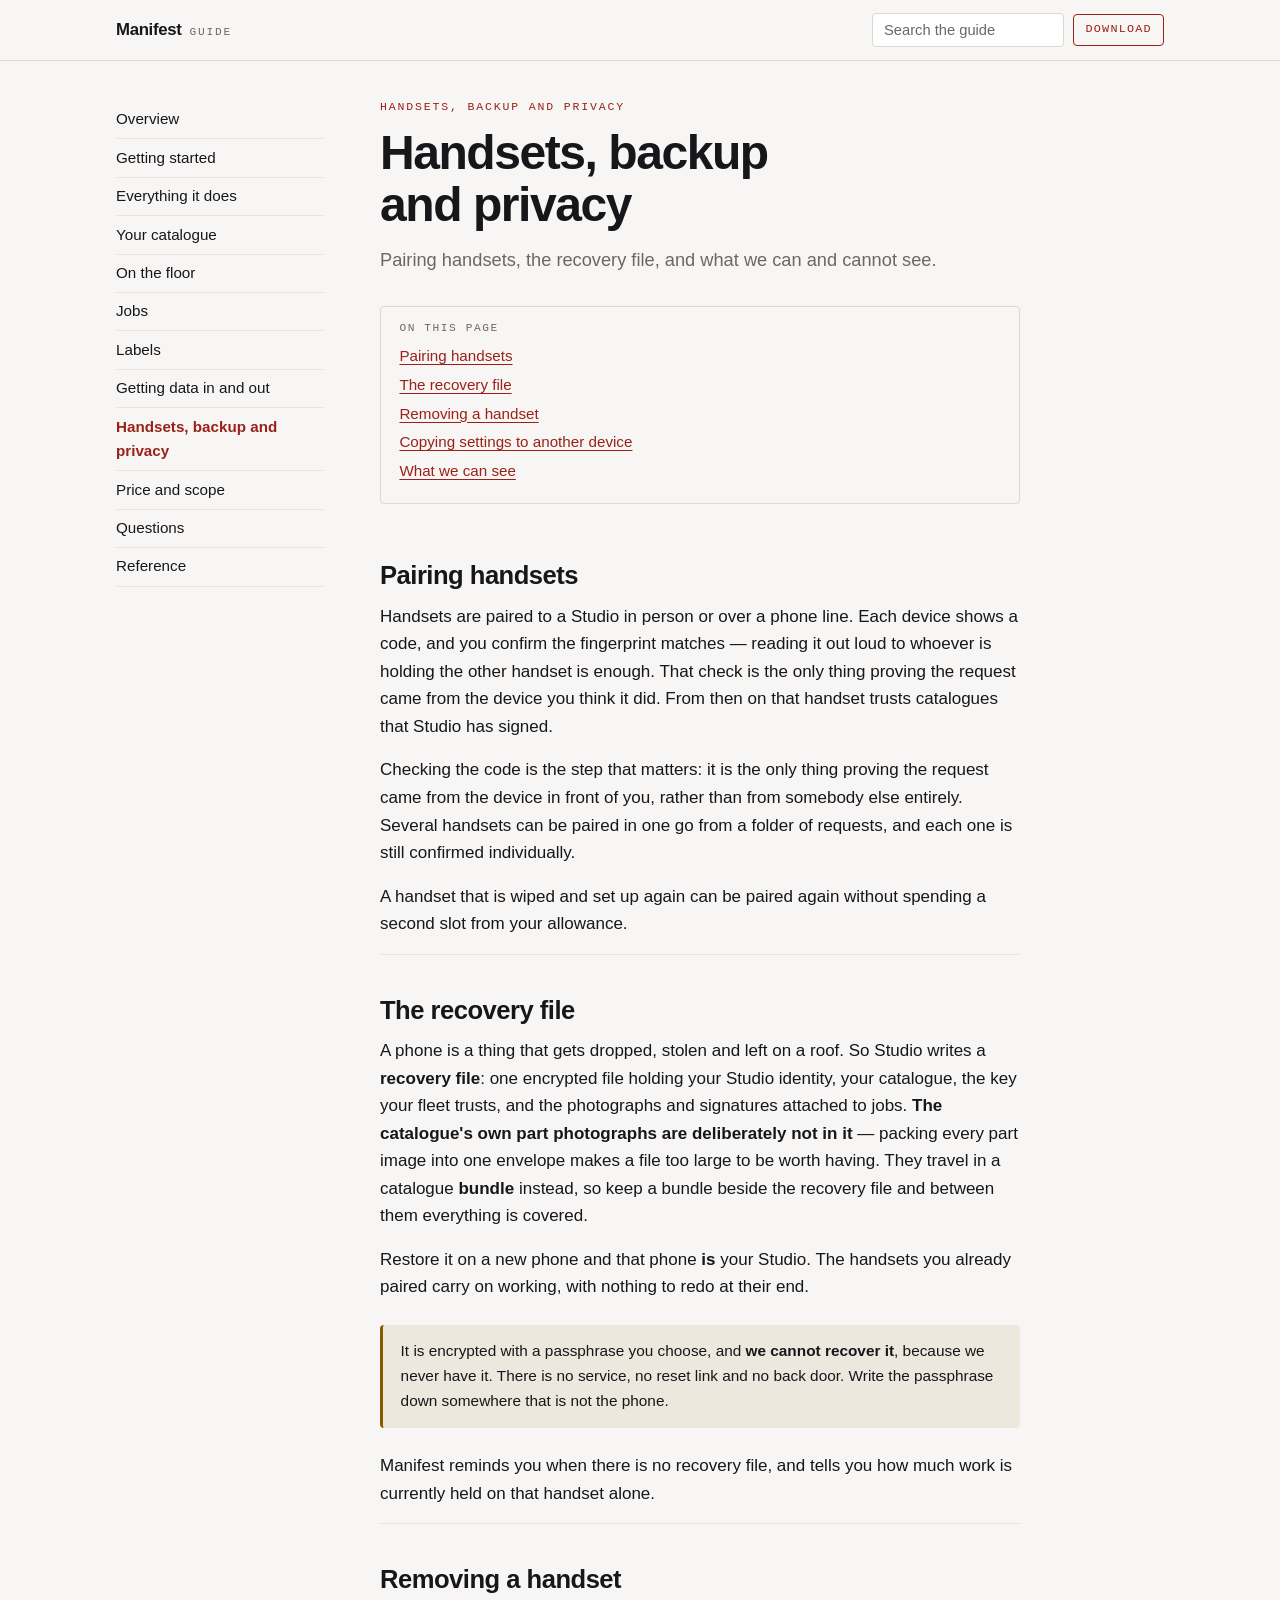
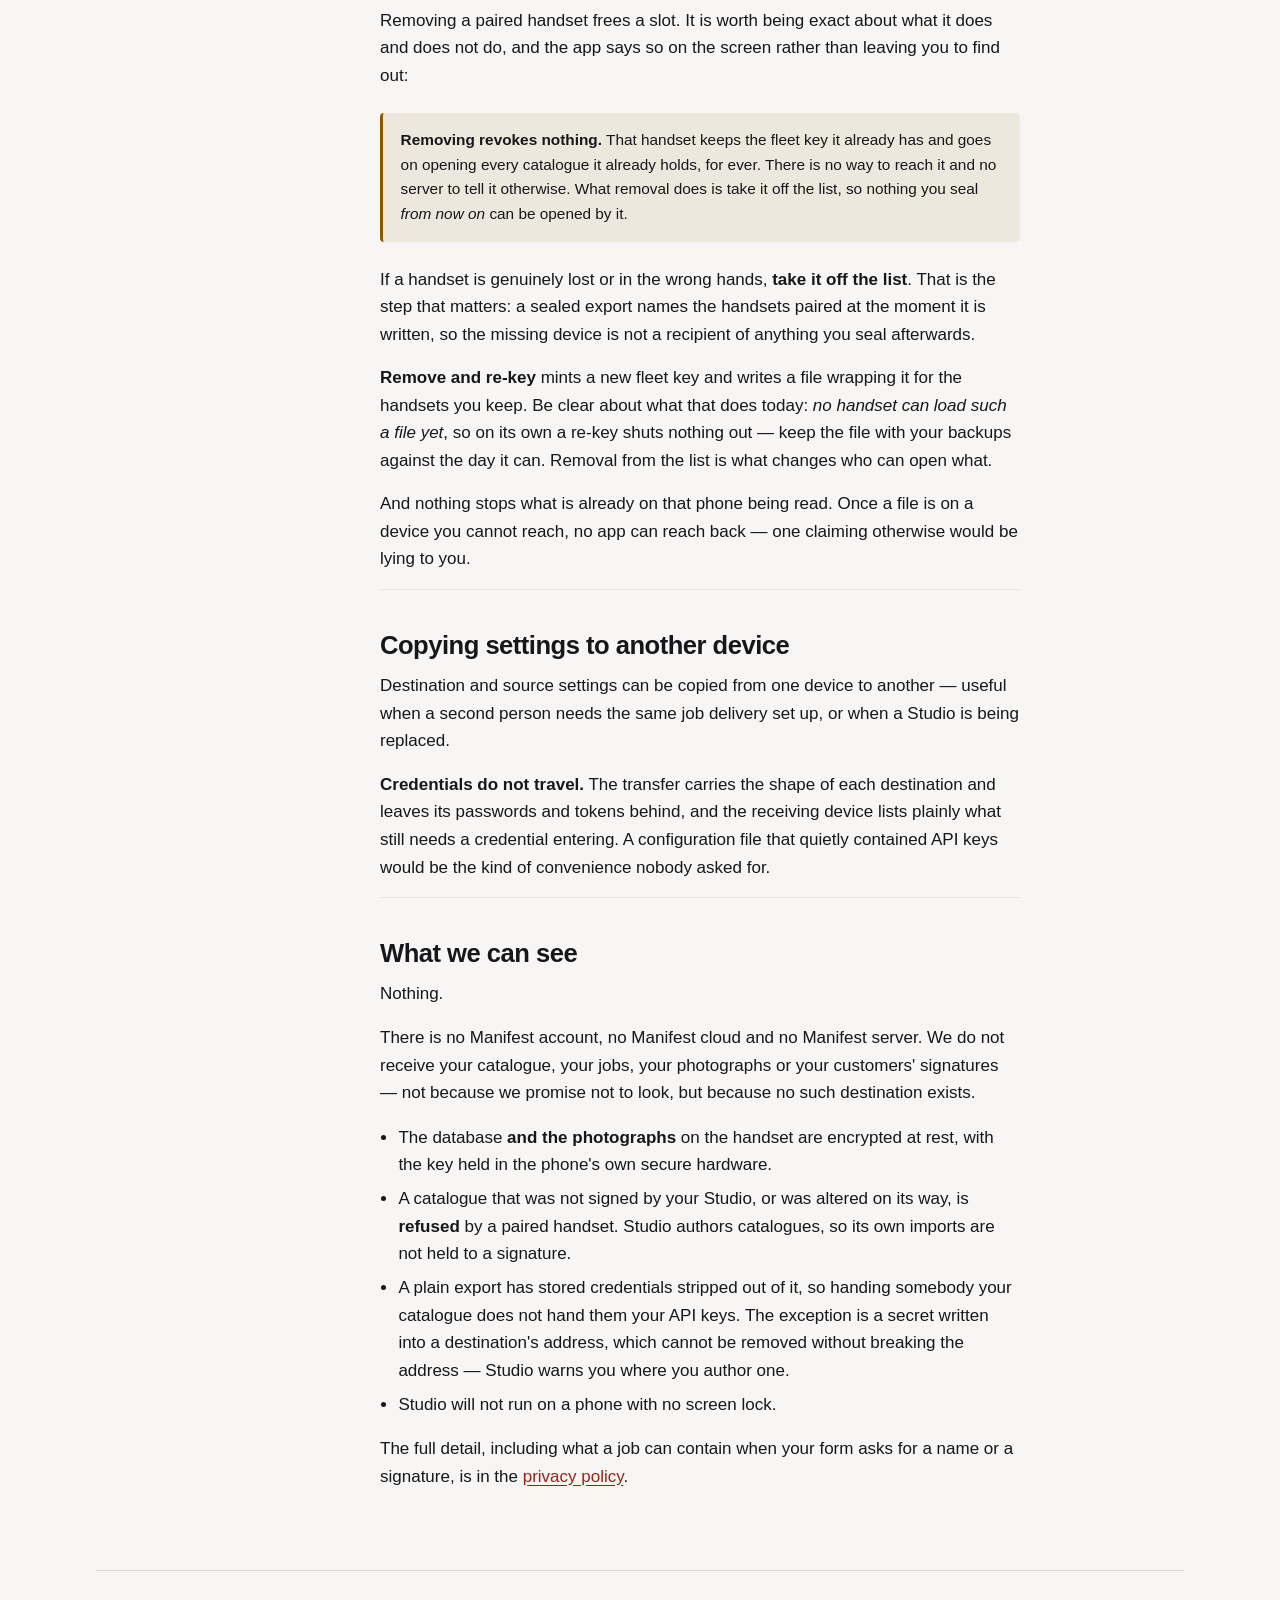
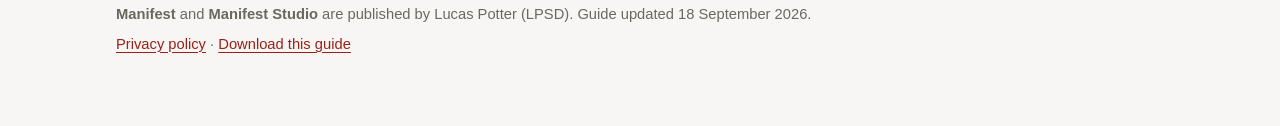
<file: safety.html>
<!DOCTYPE html>
<html lang="en-GB">
<head>
<meta charset="utf-8">
<meta name="viewport" content="width=device-width, initial-scale=1">
<title>Handsets, backup and privacy — Manifest guide</title>
<meta name="description" content="Pairing handsets, the recovery file, and what we can and cannot see.">
<link rel="stylesheet" href="assets/guide.css">
</head>
<body>
<a class="skip" href="#main">Skip to content</a>

<header class="masthead">
  <div class="wrap masthead-in">
    <a class="brand" href="index.html">
      <span class="brand-name">Manifest</span>
      <span class="brand-sub">guide</span>
    </a>
    <div class="tools">
      <label class="search" for="q">
        <span class="vh">Search the guide</span>
        <input id="q" type="search" placeholder="Search the guide" autocomplete="off"
               spellcheck="false" aria-controls="results" aria-expanded="false">
      </label>
      <a class="dl" href="manifest-guide.html" download>Download</a>
    </div>
  </div>
  <div id="results" class="results" role="region" aria-live="polite" hidden></div>
</header>

<div class="wrap shell">
  <nav class="sidebar" aria-label="Guide"><ul class='nav-list'><li><a href="index.html">Overview</a></li><li><a href="start.html">Getting started</a></li><li><a href="features.html">Everything it does</a></li><li><a href="catalogue.html">Your catalogue</a></li><li><a href="working.html">On the floor</a></li><li><a href="jobs.html">Jobs</a></li><li><a href="labels.html">Labels</a></li><li><a href="data.html">Getting data in and out</a></li><li><a href="safety.html" aria-current="page">Handsets, backup and privacy</a></li><li><a href="pricing.html">Price and scope</a></li><li><a href="questions.html">Questions</a></li><li><a href="reference.html">Reference</a></li></ul></nav>
  <main id="main" class="content"><div class='page-head'><p class='eyebrow'>Handsets, backup and privacy</p><h1>Handsets, backup and privacy</h1><p class='lede'>Pairing handsets, the recovery file, and what we can and cannot see.</p></div>
<nav class='toc' aria-label='On this page'><p class='toc-h'>On this page</p><ul><li><a href="#pairing">Pairing handsets</a></li><li><a href="#recovery">The recovery file</a></li><li><a href="#removing">Removing a handset</a></li><li><a href="#transfer">Copying settings to another device</a></li><li><a href="#privacy">What we can see</a></li></ul></nav>
<section id='pairing' class='sec'><h2><a class='anchor' href='#pairing'>Pairing handsets</a></h2>
<p>Handsets are paired to a Studio in person or over a phone line. Each device
shows a code, and you confirm the fingerprint matches — reading it out loud to
whoever is holding the other handset is enough. That check is the only thing
proving the request came from the device you think it did. From then on that
handset trusts catalogues that Studio has signed.</p>

<p>Checking the code is the step that matters: it is the only thing proving the
request came from the device in front of you, rather than from somebody else
entirely. Several handsets can be paired in one go from a folder of requests, and
each one is still confirmed individually.</p>

<p>A handset that is wiped and set up again can be paired again without spending
a second slot from your allowance.</p>
</section>
<section id='recovery' class='sec'><h2><a class='anchor' href='#recovery'>The recovery file</a></h2>
<p>A phone is a thing that gets dropped, stolen and left on a roof. So Studio
writes a <strong>recovery file</strong>: one encrypted file holding your Studio
identity, your catalogue, the key your fleet trusts, and the photographs and
signatures attached to jobs. <strong>The catalogue's own part photographs are
deliberately not in it</strong> — packing every part image into one envelope
makes a file too large to be worth having. They travel in a catalogue
<strong>bundle</strong> instead, so keep a bundle beside the recovery file and
between them everything is covered.</p>

<p>Restore it on a new phone and that phone <strong>is</strong> your Studio. The
handsets you already paired carry on working, with nothing to redo at their
end.</p>

<div class="warn"><p>It is encrypted with a passphrase you choose, and
<strong>we cannot recover it</strong>, because we never have it. There is no
service, no reset link and no back door. Write the passphrase down somewhere
that is not the phone.</p></div>

<p>Manifest reminds you when there is no recovery file, and tells you how much
work is currently held on that handset alone.</p>
</section>
<section id='removing' class='sec'><h2><a class='anchor' href='#removing'>Removing a handset</a></h2>
<p>Removing a paired handset frees a slot. It is worth being exact about what it
does and does not do, and the app says so on the screen rather than leaving you
to find out:</p>

<div class="warn"><p><strong>Removing revokes nothing.</strong> That handset
keeps the fleet key it already has and goes on opening every catalogue it
already holds, for ever. There is no way to reach it and no server to tell it
otherwise. What removal does is take it off the list, so nothing you seal
<em>from now on</em> can be opened by it.</p></div>

<p>If a handset is genuinely lost or in the wrong hands, <strong>take it off
the list</strong>. That is the step that matters: a sealed export names the
handsets paired at the moment it is written, so the missing device is not a
recipient of anything you seal afterwards.</p>

<p><strong>Remove and re-key</strong> mints a new fleet key and writes a file
wrapping it for the handsets you keep. Be clear about what that does today:
<em>no handset can load such a file yet</em>, so on its own a re-key shuts
nothing out — keep the file with your backups against the day it can. Removal
from the list is what changes who can open what.</p>

<p>And nothing stops what is already on that phone being read. Once a file is on
a device you cannot reach, no app can reach back — one claiming otherwise would
be lying to you.</p>
</section>
<section id='transfer' class='sec'><h2><a class='anchor' href='#transfer'>Copying settings to another device</a></h2>
<p>Destination and source settings can be copied from one device to another —
useful when a second person needs the same job delivery set up, or when a Studio
is being replaced.</p>

<p><strong>Credentials do not travel.</strong> The transfer carries the shape of
each destination and leaves its passwords and tokens behind, and the receiving
device lists plainly what still needs a credential entering. A configuration
file that quietly contained API keys would be the kind of convenience nobody
asked for.</p>
</section>
<section id='privacy' class='sec'><h2><a class='anchor' href='#privacy'>What we can see</a></h2>
<p>Nothing.</p>

<p>There is no Manifest account, no Manifest cloud and no Manifest server. We do
not receive your catalogue, your jobs, your photographs or your customers'
signatures — not because we promise not to look, but because no such destination
exists.</p>

<ul>
<li>The database <strong>and the photographs</strong> on the handset are
encrypted at rest, with the key held in the phone's own secure hardware.</li>
<li>A catalogue that was not signed by your Studio, or was altered on its way,
is <strong>refused</strong> by a paired handset. Studio authors catalogues, so
its own imports are not held to a signature.</li>
<li>A plain export has stored credentials stripped out of it, so handing
somebody your catalogue does not hand them your API keys. The exception is a
secret written into a destination's address, which cannot be removed without
breaking the address — Studio warns you where you author one.</li>
<li>Studio will not run on a phone with no screen lock.</li>
</ul>

<p>The full detail, including what a job can contain when your form asks for a
name or a signature, is in the <a href="https://lpsd-1.github.io/Manifest-Privacy-Policy/">privacy policy</a>.</p>
</section></main>
</div>

<footer class="wrap site-foot">
  <p><strong>Manifest</strong> and <strong>Manifest Studio</strong> are
  published by Lucas Potter (LPSD). Guide updated 18 September 2026.</p>
  <p><a href="https://lpsd-1.github.io/Manifest-Privacy-Policy/">Privacy policy</a> · <a href="manifest-guide.html" download>Download this guide</a></p>
</footer>

<script src="assets/search-index.js"></script>
<script src="assets/guide.js"></script>
</body>
</html>
</file>
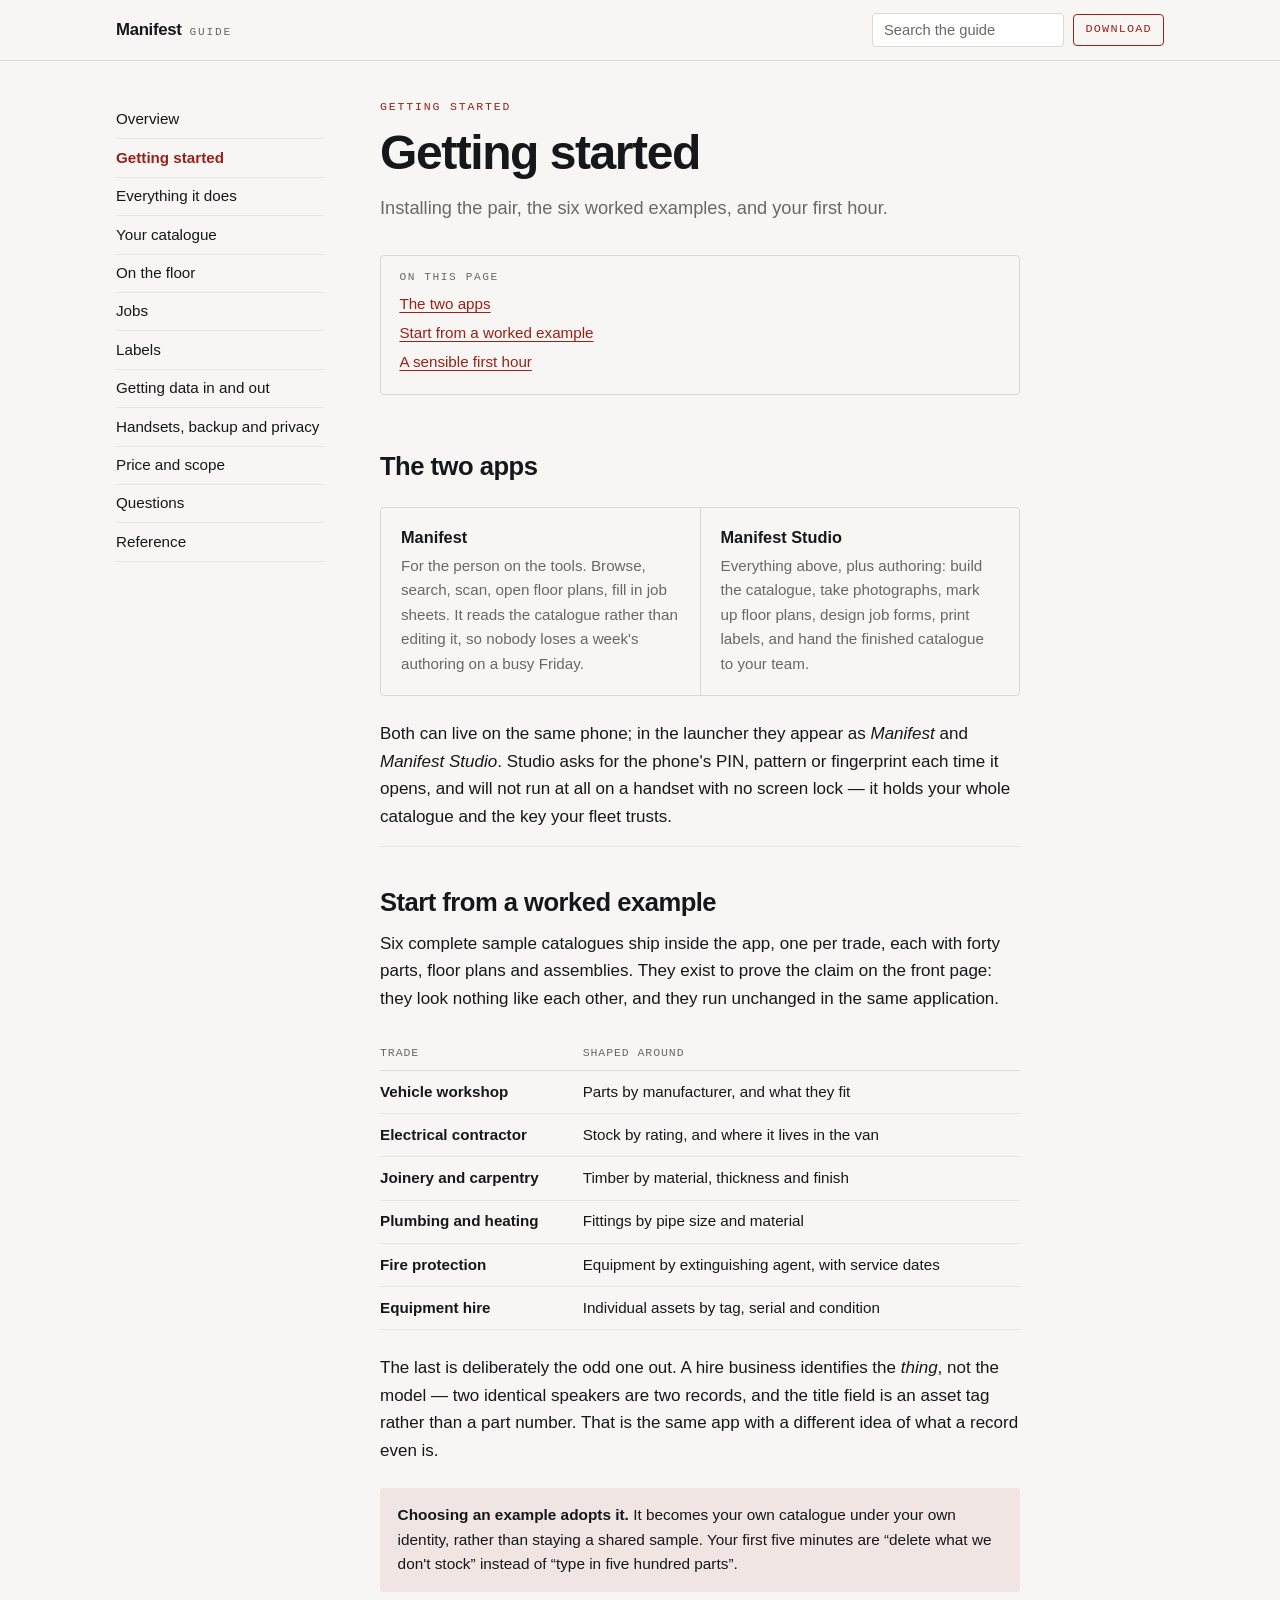
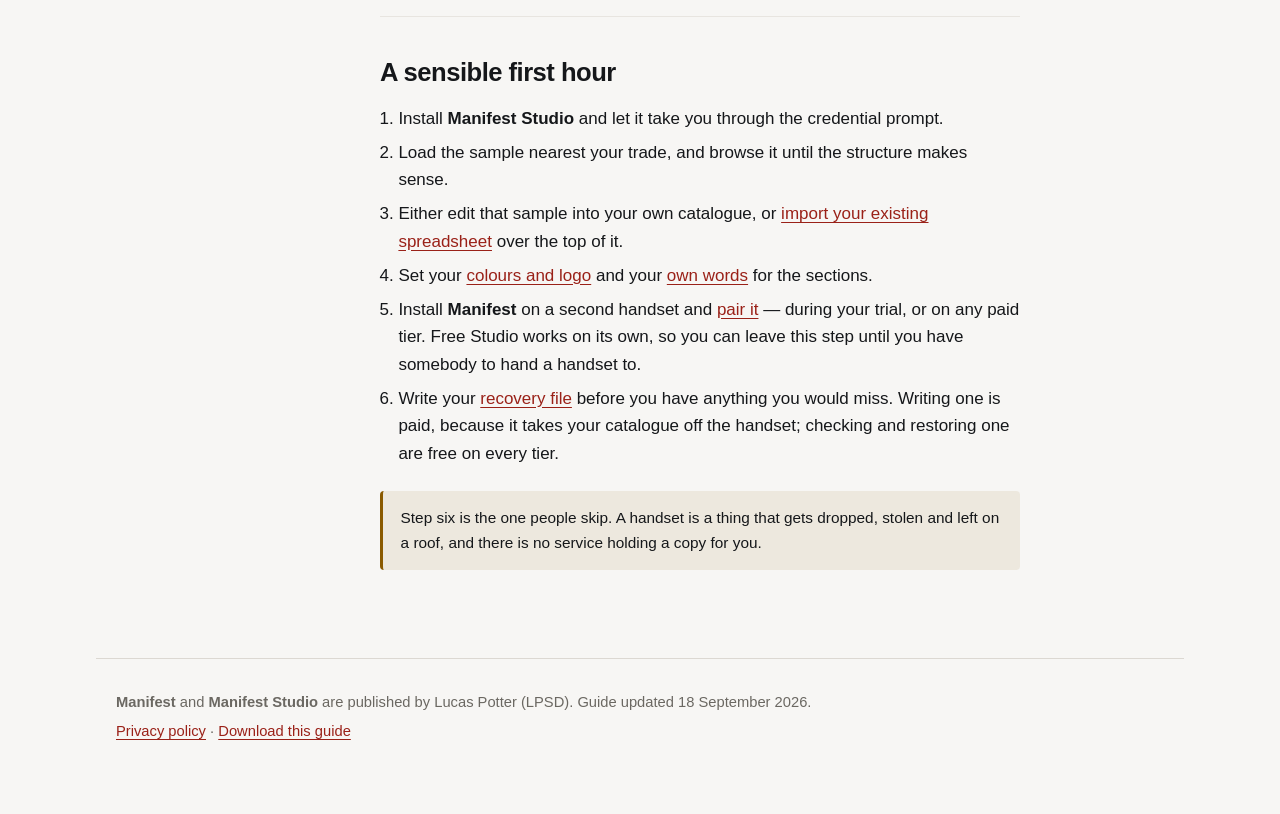
<file: start.html>
<!DOCTYPE html>
<html lang="en-GB">
<head>
<meta charset="utf-8">
<meta name="viewport" content="width=device-width, initial-scale=1">
<title>Getting started — Manifest guide</title>
<meta name="description" content="Installing the pair, the six worked examples, and your first hour.">
<link rel="stylesheet" href="assets/guide.css">
</head>
<body>
<a class="skip" href="#main">Skip to content</a>

<header class="masthead">
  <div class="wrap masthead-in">
    <a class="brand" href="index.html">
      <span class="brand-name">Manifest</span>
      <span class="brand-sub">guide</span>
    </a>
    <div class="tools">
      <label class="search" for="q">
        <span class="vh">Search the guide</span>
        <input id="q" type="search" placeholder="Search the guide" autocomplete="off"
               spellcheck="false" aria-controls="results" aria-expanded="false">
      </label>
      <a class="dl" href="manifest-guide.html" download>Download</a>
    </div>
  </div>
  <div id="results" class="results" role="region" aria-live="polite" hidden></div>
</header>

<div class="wrap shell">
  <nav class="sidebar" aria-label="Guide"><ul class='nav-list'><li><a href="index.html">Overview</a></li><li><a href="start.html" aria-current="page">Getting started</a></li><li><a href="features.html">Everything it does</a></li><li><a href="catalogue.html">Your catalogue</a></li><li><a href="working.html">On the floor</a></li><li><a href="jobs.html">Jobs</a></li><li><a href="labels.html">Labels</a></li><li><a href="data.html">Getting data in and out</a></li><li><a href="safety.html">Handsets, backup and privacy</a></li><li><a href="pricing.html">Price and scope</a></li><li><a href="questions.html">Questions</a></li><li><a href="reference.html">Reference</a></li></ul></nav>
  <main id="main" class="content"><div class='page-head'><p class='eyebrow'>Getting started</p><h1>Getting started</h1><p class='lede'>Installing the pair, the six worked examples, and your first hour.</p></div>
<nav class='toc' aria-label='On this page'><p class='toc-h'>On this page</p><ul><li><a href="#two-apps">The two apps</a></li><li><a href="#samples">Start from a worked example</a></li><li><a href="#first-hour">A sensible first hour</a></li></ul></nav>
<section id='two-apps' class='sec'><h2><a class='anchor' href='#two-apps'>The two apps</a></h2>
<div class="cards">
  <div><h3>Manifest</h3><p>For the person on the tools. Browse, search, scan,
  open floor plans, fill in job sheets. It reads the catalogue rather than
  editing it, so nobody loses a week's authoring on a busy Friday.</p></div>
  <div><h3>Manifest Studio</h3><p>Everything above, plus authoring: build the
  catalogue, take photographs, mark up floor plans, design job forms, print
  labels, and hand the finished catalogue to your team.</p></div>
</div>

<p>Both can live on the same phone; in the launcher they appear as
<em>Manifest</em> and <em>Manifest Studio</em>. Studio asks for the phone's PIN,
pattern or fingerprint each time it opens, and will not run at all on a handset
with no screen lock — it holds your whole catalogue and the key your fleet
trusts.</p>
</section>
<section id='samples' class='sec'><h2><a class='anchor' href='#samples'>Start from a worked example</a></h2>
<p>Six complete sample catalogues ship inside the app, one per trade, each with
forty parts, floor plans and assemblies. They exist to prove the claim on the
front page: they look nothing like each other, and they run unchanged in the
same application.</p>
<div class='scroll'><table><thead><tr><th scope='col'>Trade</th><th scope='col'>Shaped around</th></tr></thead><tbody><tr><th scope='row'>Vehicle workshop</th><td>Parts by manufacturer, and what they fit</td></tr>
<tr><th scope='row'>Electrical contractor</th><td>Stock by rating, and where it lives in the van</td></tr>
<tr><th scope='row'>Joinery and carpentry</th><td>Timber by material, thickness and finish</td></tr>
<tr><th scope='row'>Plumbing and heating</th><td>Fittings by pipe size and material</td></tr>
<tr><th scope='row'>Fire protection</th><td>Equipment by extinguishing agent, with service dates</td></tr>
<tr><th scope='row'>Equipment hire</th><td>Individual assets by tag, serial and condition</td></tr></tbody></table></div>
<p>The last is deliberately the odd one out. A hire business identifies the
<em>thing</em>, not the model — two identical speakers are two records, and the
title field is an asset tag rather than a part number. That is the same app with
a different idea of what a record even is.</p>

<div class="note"><p><strong>Choosing an example adopts it.</strong> It becomes
your own catalogue under your own identity, rather than staying a shared sample.
Your first five minutes are “delete what we don't stock” instead of “type in
five hundred parts”.</p></div>
</section>
<section id='first-hour' class='sec'><h2><a class='anchor' href='#first-hour'>A sensible first hour</a></h2>
<ol>
<li>Install <strong>Manifest Studio</strong> and let it take you through the
credential prompt.</li>
<li>Load the sample nearest your trade, and browse it until the structure makes
sense.</li>
<li>Either edit that sample into your own catalogue, or
<a href="data.html#spreadsheet">import your existing spreadsheet</a> over the
top of it.</li>
<li>Set your <a href="catalogue.html#look">colours and logo</a> and your
<a href="catalogue.html#words">own words</a> for the sections.</li>
<li>Install <strong>Manifest</strong> on a second handset and
<a href="safety.html#pairing">pair it</a> — during your trial, or on any paid
tier. Free Studio works on its own, so you can leave this step until you have
somebody to hand a handset to.</li>
<li>Write your <a href="safety.html#recovery">recovery file</a> before you have
anything you would miss. Writing one is paid, because it takes your catalogue off
the handset; checking and restoring one are free on every tier.</li>
</ol>

<div class="warn"><p>Step six is the one people skip. A handset is a thing that
gets dropped, stolen and left on a roof, and there is no service holding a copy
for you.</p></div>
</section></main>
</div>

<footer class="wrap site-foot">
  <p><strong>Manifest</strong> and <strong>Manifest Studio</strong> are
  published by Lucas Potter (LPSD). Guide updated 18 September 2026.</p>
  <p><a href="https://lpsd-1.github.io/Manifest-Privacy-Policy/">Privacy policy</a> · <a href="manifest-guide.html" download>Download this guide</a></p>
</footer>

<script src="assets/search-index.js"></script>
<script src="assets/guide.js"></script>
</body>
</html>
</file>
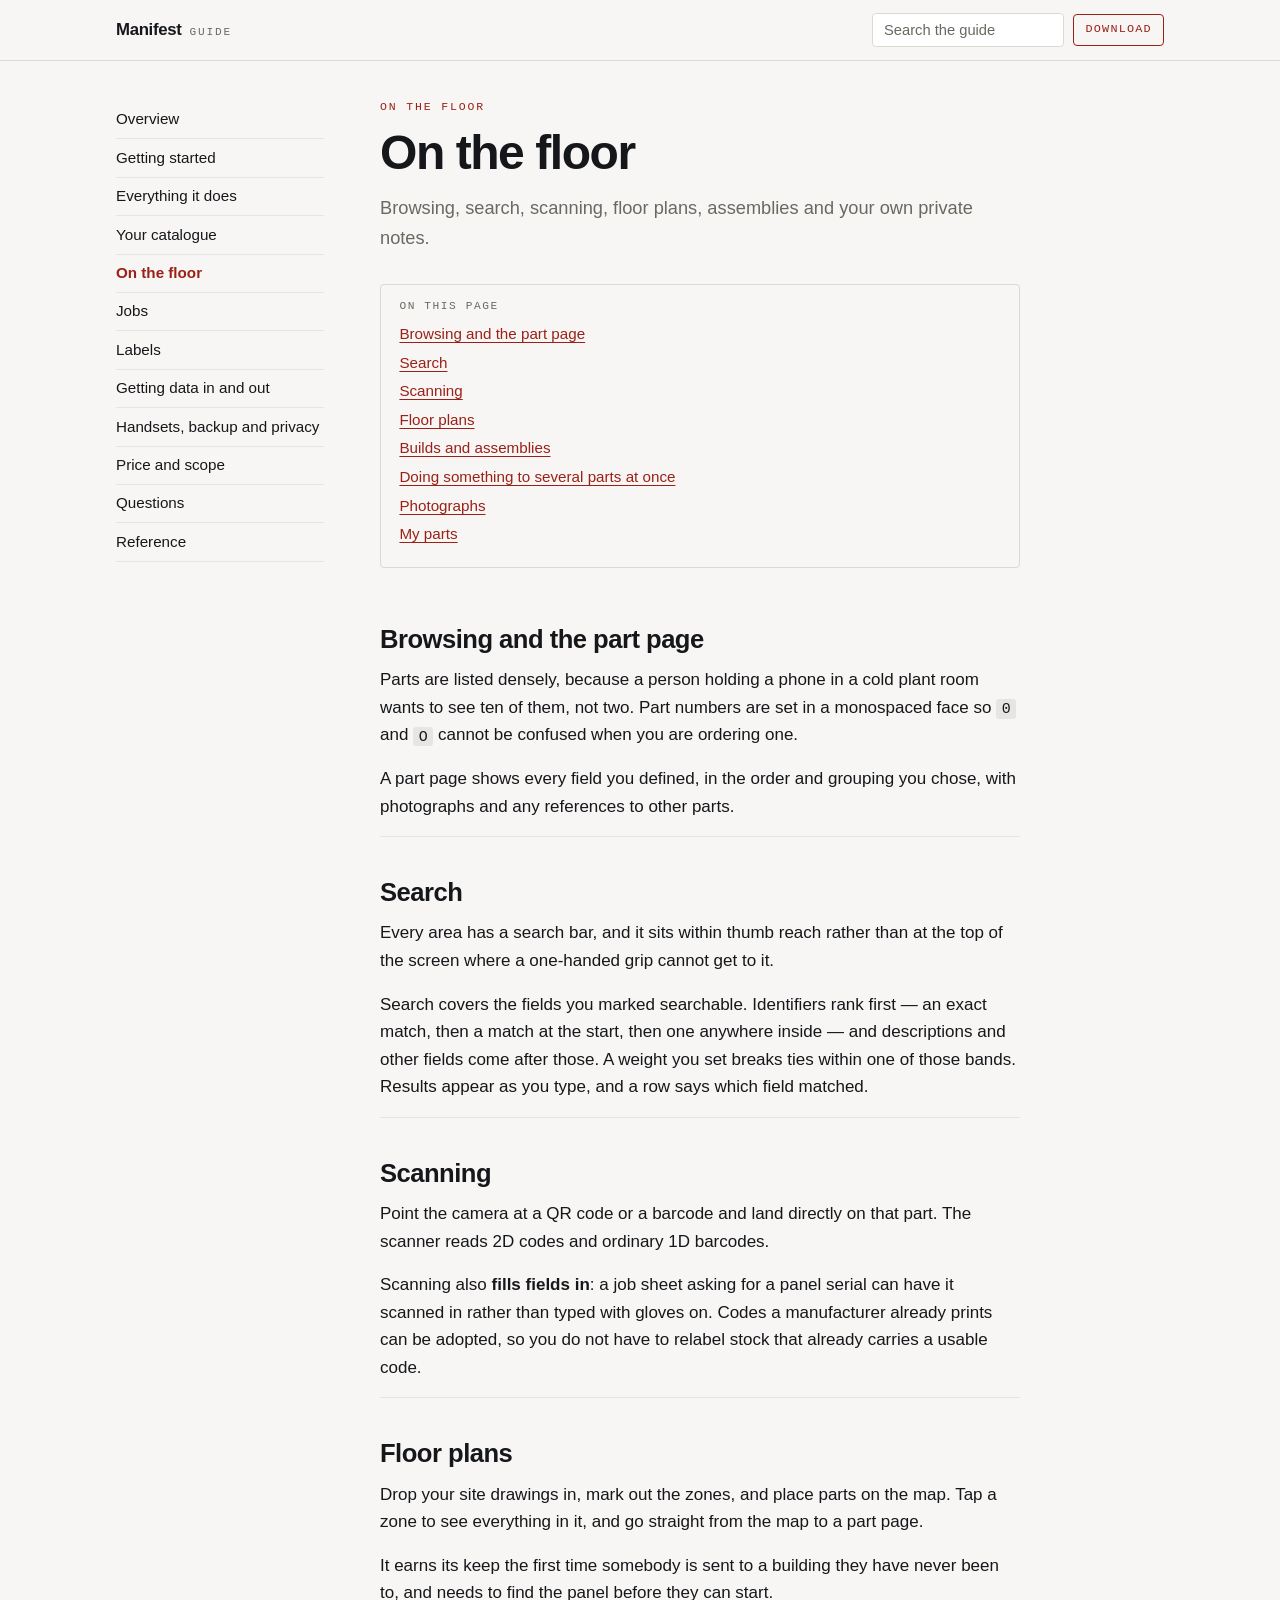
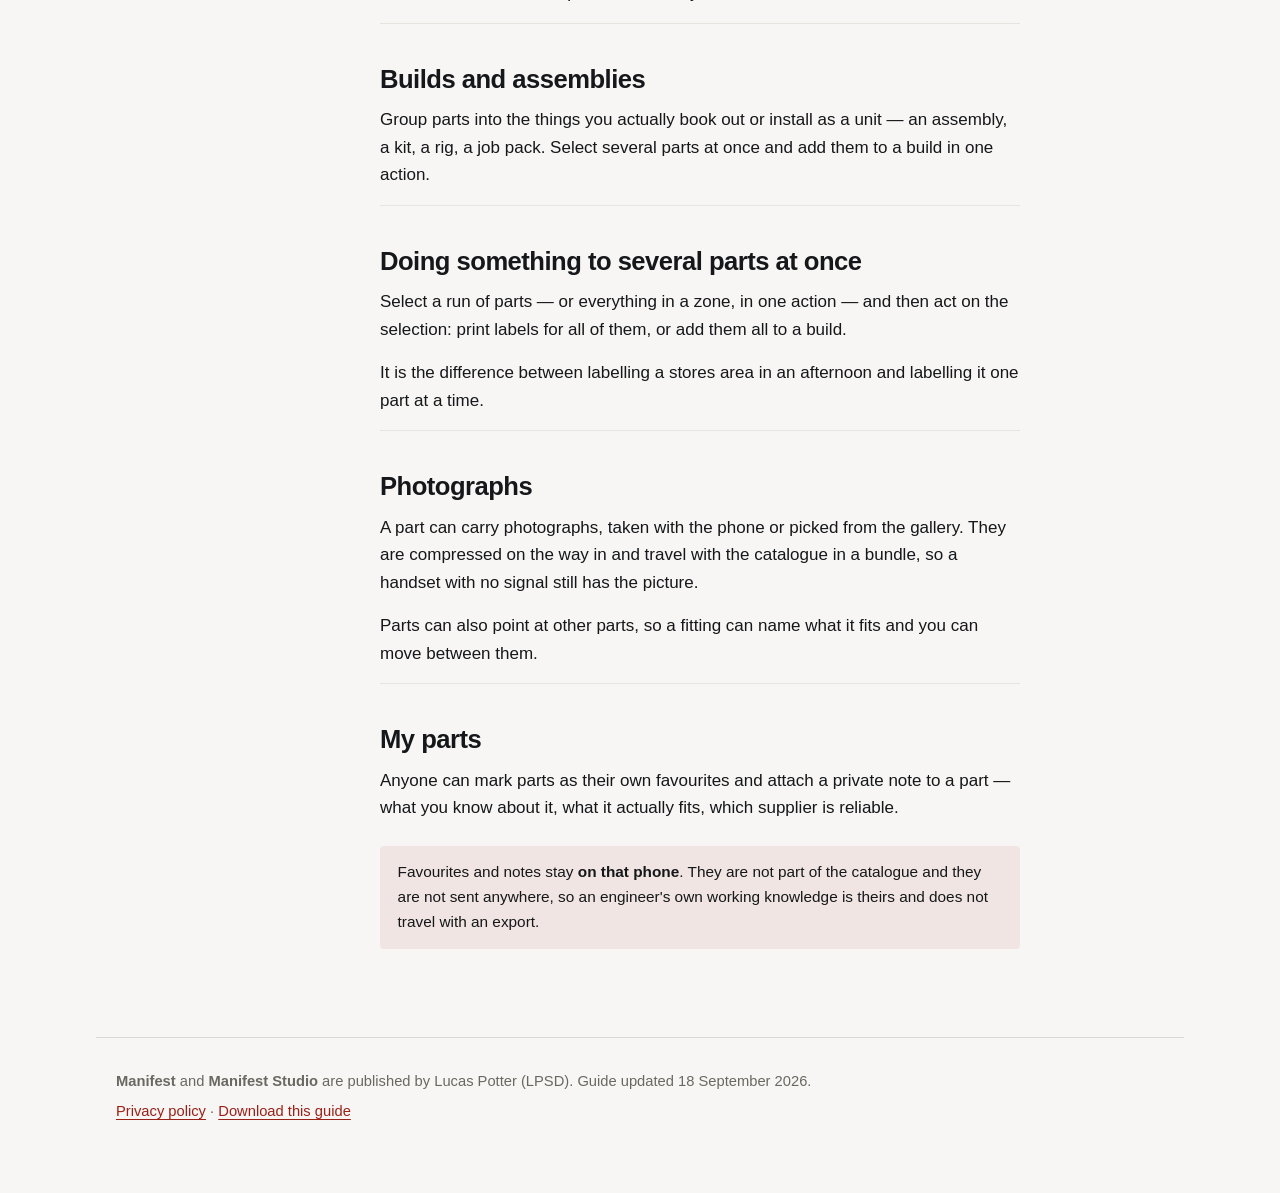
<file: working.html>
<!DOCTYPE html>
<html lang="en-GB">
<head>
<meta charset="utf-8">
<meta name="viewport" content="width=device-width, initial-scale=1">
<title>On the floor — Manifest guide</title>
<meta name="description" content="Browsing, search, scanning, floor plans, assemblies and your own private notes.">
<link rel="stylesheet" href="assets/guide.css">
</head>
<body>
<a class="skip" href="#main">Skip to content</a>

<header class="masthead">
  <div class="wrap masthead-in">
    <a class="brand" href="index.html">
      <span class="brand-name">Manifest</span>
      <span class="brand-sub">guide</span>
    </a>
    <div class="tools">
      <label class="search" for="q">
        <span class="vh">Search the guide</span>
        <input id="q" type="search" placeholder="Search the guide" autocomplete="off"
               spellcheck="false" aria-controls="results" aria-expanded="false">
      </label>
      <a class="dl" href="manifest-guide.html" download>Download</a>
    </div>
  </div>
  <div id="results" class="results" role="region" aria-live="polite" hidden></div>
</header>

<div class="wrap shell">
  <nav class="sidebar" aria-label="Guide"><ul class='nav-list'><li><a href="index.html">Overview</a></li><li><a href="start.html">Getting started</a></li><li><a href="features.html">Everything it does</a></li><li><a href="catalogue.html">Your catalogue</a></li><li><a href="working.html" aria-current="page">On the floor</a></li><li><a href="jobs.html">Jobs</a></li><li><a href="labels.html">Labels</a></li><li><a href="data.html">Getting data in and out</a></li><li><a href="safety.html">Handsets, backup and privacy</a></li><li><a href="pricing.html">Price and scope</a></li><li><a href="questions.html">Questions</a></li><li><a href="reference.html">Reference</a></li></ul></nav>
  <main id="main" class="content"><div class='page-head'><p class='eyebrow'>On the floor</p><h1>On the floor</h1><p class='lede'>Browsing, search, scanning, floor plans, assemblies and your own private notes.</p></div>
<nav class='toc' aria-label='On this page'><p class='toc-h'>On this page</p><ul><li><a href="#browse">Browsing and the part page</a></li><li><a href="#search">Search</a></li><li><a href="#scan">Scanning</a></li><li><a href="#plans">Floor plans</a></li><li><a href="#builds">Builds and assemblies</a></li><li><a href="#selecting">Doing something to several parts at once</a></li><li><a href="#photos">Photographs</a></li><li><a href="#myparts">My parts</a></li></ul></nav>
<section id='browse' class='sec'><h2><a class='anchor' href='#browse'>Browsing and the part page</a></h2>
<p>Parts are listed densely, because a person holding a phone in a cold plant
room wants to see ten of them, not two. Part numbers are set in a monospaced
face so <code>0</code> and <code>O</code> cannot be confused when you are
ordering one.</p>

<p>A part page shows every field you defined, in the order and grouping you
chose, with photographs and any references to other parts.</p>
</section>
<section id='search' class='sec'><h2><a class='anchor' href='#search'>Search</a></h2>
<p>Every area has a search bar, and it sits within thumb reach rather than at
the top of the screen where a one-handed grip cannot get to it.</p>

<p>Search covers the fields you marked searchable. Identifiers rank first — an
exact match, then a match at the start, then one anywhere inside — and
descriptions and other fields come after those. A weight you set breaks ties
within one of those bands. Results appear as you type, and a row says which field
matched.</p>
</section>
<section id='scan' class='sec'><h2><a class='anchor' href='#scan'>Scanning</a></h2>
<p>Point the camera at a QR code or a barcode and land directly on that part.
The scanner reads 2D codes and ordinary 1D barcodes.</p>

<p>Scanning also <strong>fills fields in</strong>: a job sheet asking for a
panel serial can have it scanned in rather than typed with gloves on. Codes a
manufacturer already prints can be adopted, so you do not have to relabel stock
that already carries a usable code.</p>
</section>
<section id='plans' class='sec'><h2><a class='anchor' href='#plans'>Floor plans</a></h2>
<p>Drop your site drawings in, mark out the zones, and place parts on the map.
Tap a zone to see everything in it, and go straight from the map to a part
page.</p>

<p>It earns its keep the first time somebody is sent to a building they have
never been to, and needs to find the panel before they can start.</p>
</section>
<section id='builds' class='sec'><h2><a class='anchor' href='#builds'>Builds and assemblies</a></h2>
<p>Group parts into the things you actually book out or install as a unit — an
assembly, a kit, a rig, a job pack. Select several parts at once and add them to
a build in one action.</p>
</section>
<section id='selecting' class='sec'><h2><a class='anchor' href='#selecting'>Doing something to several parts at once</a></h2>
<p>Select a run of parts — or everything in a zone, in one action — and then act
on the selection: print labels for all of them, or add them all to a build.</p>

<p>It is the difference between labelling a stores area in an afternoon and
labelling it one part at a time.</p>
</section>
<section id='photos' class='sec'><h2><a class='anchor' href='#photos'>Photographs</a></h2>
<p>A part can carry photographs, taken with the phone or picked from the
gallery. They are compressed on the way in and travel with the catalogue in a
bundle, so a handset with no signal still has the picture.</p>

<p>Parts can also point at other parts, so a fitting can name what it fits and
you can move between them.</p>
</section>
<section id='myparts' class='sec'><h2><a class='anchor' href='#myparts'>My parts</a></h2>
<p>Anyone can mark parts as their own favourites and attach a private note to a
part — what you know about it, what it actually fits, which supplier is
reliable.</p>

<div class="note"><p>Favourites and notes stay <strong>on that phone</strong>.
They are not part of the catalogue and they are not sent anywhere, so an
engineer's own working knowledge is theirs and does not travel with an
export.</p></div>
</section></main>
</div>

<footer class="wrap site-foot">
  <p><strong>Manifest</strong> and <strong>Manifest Studio</strong> are
  published by Lucas Potter (LPSD). Guide updated 18 September 2026.</p>
  <p><a href="https://lpsd-1.github.io/Manifest-Privacy-Policy/">Privacy policy</a> · <a href="manifest-guide.html" download>Download this guide</a></p>
</footer>

<script src="assets/search-index.js"></script>
<script src="assets/guide.js"></script>
</body>
</html>
</file>
<file: assets/guide.css>
/* Manifest guide — a spec sheet, not a brochure.
   Monospace carries identifiers and labels because that is what the app does
   with part numbers; the accent is the app's own oxblood. */

:root {
  color-scheme: light dark;

  --paper:   #f7f6f4;
  --raised:  #ffffff;
  --ink:     #15171a;
  --muted:   #6b6862;
  --rule:    #dcd8d2;
  --hair:    #e8e5e0;
  --accent:  #9a2118;
  --accent-soft: rgba(154, 33, 24, .08);
  --warn:    #8a5a00;
  --warn-soft: rgba(138, 90, 0, .09);

  --sans: -apple-system, BlinkMacSystemFont, "Segoe UI", Roboto, "Helvetica Neue", Arial, sans-serif;
  --mono: ui-monospace, SFMono-Regular, "SF Mono", "Cascadia Mono", Menlo, Consolas, monospace;

  --measure: 40rem;
}

@media (prefers-color-scheme: dark) {
  :root {
    --paper:  #14161a;
    --raised: #1b1e23;
    --ink:    #e8e6e3;
    --muted:  #9b968e;
    --rule:   #2e3239;
    --hair:   #23272d;
    --accent: #e0705f;
    --accent-soft: rgba(224, 112, 95, .12);
    --warn:   #d9a441;
    --warn-soft: rgba(217, 164, 65, .12);
  }
}
:root[data-theme="dark"] {
  --paper:  #14161a; --raised: #1b1e23; --ink: #e8e6e3; --muted: #9b968e;
  --rule:   #2e3239; --hair: #23272d; --accent: #e0705f;
  --accent-soft: rgba(224, 112, 95, .12);
  --warn: #d9a441; --warn-soft: rgba(217, 164, 65, .12);
}
:root[data-theme="light"] {
  --paper:  #f7f6f4; --raised: #ffffff; --ink: #15171a; --muted: #6b6862;
  --rule:   #dcd8d2; --hair: #e8e5e0; --accent: #9a2118;
  --accent-soft: rgba(154, 33, 24, .08);
  --warn: #8a5a00; --warn-soft: rgba(138, 90, 0, .09);
}

* { box-sizing: border-box; }

body {
  margin: 0;
  background: var(--paper);
  color: var(--ink);
  font: 400 17px/1.62 var(--sans);
  -webkit-font-smoothing: antialiased;
}

.wrap { max-width: 68rem; margin: 0 auto; padding: 0 1.25rem; }

.vh {
  position: absolute; width: 1px; height: 1px; overflow: hidden;
  clip: rect(0 0 0 0); clip-path: inset(50%); white-space: nowrap;
}
.skip {
  position: absolute; left: -9999px; top: 0; z-index: 20;
  background: var(--accent); color: #fff; padding: .6rem 1rem;
}
.skip:focus { left: 0; }

a { color: var(--accent); text-underline-offset: .18em; }
a:focus-visible, input:focus-visible {
  outline: 2px solid var(--accent); outline-offset: 2px; border-radius: 2px;
}

/* ------------------------------------------------------------- masthead */

.masthead {
  position: sticky; top: 0; z-index: 10;
  background: var(--paper);
  border-bottom: 1px solid var(--rule);
}
.masthead-in {
  display: flex; align-items: center; gap: 1rem;
  min-height: 3.75rem; flex-wrap: wrap;
}
.brand { display: flex; align-items: baseline; gap: .5rem; text-decoration: none; color: var(--ink); }
.brand-name { font: 600 1.05rem/1 var(--sans); letter-spacing: -.02em; }
.brand-sub {
  font: 500 .7rem/1 var(--mono); letter-spacing: .16em;
  text-transform: uppercase; color: var(--muted);
}
.tools { margin-left: auto; display: flex; align-items: center; gap: .6rem; }

.search { display: block; }
.search input {
  font: 400 .92rem/1 var(--sans);
  color: var(--ink); background: var(--raised);
  border: 1px solid var(--rule); border-radius: 4px;
  padding: .5rem .7rem; width: 12rem; max-width: 42vw;
}
.search input::placeholder { color: var(--muted); }

.dl {
  font: 500 .74rem/1 var(--mono); letter-spacing: .1em; text-transform: uppercase;
  color: var(--accent); border: 1px solid var(--accent); border-radius: 4px;
  padding: .55rem .7rem; text-decoration: none; white-space: nowrap;
}

/* ------------------------------------------------------------- results */

.results {
  border-top: 1px solid var(--rule);
  background: var(--raised);
  max-height: min(60vh, 30rem); overflow-y: auto;
}
.results-in { max-width: 68rem; margin: 0 auto; padding: .5rem 1.25rem 1rem; }
.hit { display: block; padding: .75rem 0; border-bottom: 1px solid var(--hair); text-decoration: none; color: inherit; }
.hit:last-child { border-bottom: 0; }
.hit-p { font: 500 .68rem/1 var(--mono); letter-spacing: .12em; text-transform: uppercase; color: var(--muted); }
.hit-h { display: block; font-weight: 600; margin: .2rem 0 .15rem; color: var(--accent); }
.hit-x { display: block; font-size: .9rem; color: var(--muted); }
.hit mark { background: var(--accent-soft); color: inherit; padding: 0 .1em; border-radius: 2px; }
.no-hits { padding: 1rem 0; color: var(--muted); font-size: .95rem; }

/* ------------------------------------------------------------- layout */

.shell { display: grid; gap: 2.5rem; padding-top: 2.5rem; padding-bottom: 4rem; }
@media (min-width: 56rem) {
  .shell { grid-template-columns: 13rem minmax(0, 1fr); gap: 3.5rem; }
  .sidebar { position: sticky; top: 5rem; align-self: start; }
}

.nav-list { list-style: none; margin: 0; padding: 0; }
.nav-list li { margin: 0; }
.nav-list a {
  display: block; padding: .4rem 0; text-decoration: none; color: var(--ink);
  font-size: .95rem; border-bottom: 1px solid var(--hair);
}
.nav-list a[aria-current="page"] { color: var(--accent); font-weight: 600; }

.content { min-width: 0; max-width: var(--measure); }

/* ------------------------------------------------------------- type */

h1 {
  font: 600 clamp(2rem, 5.5vw, 3rem)/1.08 var(--sans);
  letter-spacing: -.03em; text-wrap: balance; margin: 0 0 .9rem;
}
h1 em { font-style: normal; color: var(--accent); }
h2 {
  font: 600 clamp(1.3rem, 3vw, 1.6rem)/1.22 var(--sans);
  letter-spacing: -.02em; text-wrap: balance; margin: 0 0 .7rem;
}
h3 { font: 600 1.02rem/1.35 var(--sans); margin: 1.75rem 0 .35rem; }
p, li { margin: 0 0 1rem; }
li { margin-bottom: .4rem; }
ul, ol { padding-left: 1.15rem; }
strong { font-weight: 600; }
code {
  font: 400 .88em/1.4 var(--mono);
  background: rgba(127,127,127,.14); padding: .1rem .35rem; border-radius: 3px;
}

.eyebrow {
  font: 500 .72rem/1 var(--mono); letter-spacing: .16em;
  text-transform: uppercase; color: var(--muted); margin: 0 0 .9rem;
}
.lede { font-size: 1.14rem; color: var(--muted); }
.hero { margin-bottom: 2.5rem; }
.page-head { margin-bottom: 2rem; }
.page-head .eyebrow { color: var(--accent); }

.sec { padding: 2.5rem 0 0; }
.sec + .sec { border-top: 1px solid var(--hair); margin-top: 1rem; }
h2 .anchor { color: inherit; text-decoration: none; }
h2 .anchor:hover { color: var(--accent); }

/* ------------------------------------------------------------- blocks */

.toc {
  border: 1px solid var(--rule); border-radius: 4px;
  padding: 1rem 1.15rem; margin: 0 0 1rem;
}
.toc-h {
  font: 500 .7rem/1 var(--mono); letter-spacing: .14em;
  text-transform: uppercase; color: var(--muted); margin: 0 0 .6rem;
}
.toc ul { list-style: none; margin: 0; padding: 0; }
.toc li { margin: .25rem 0; font-size: .95rem; }

.pull {
  border-left: 3px solid var(--accent);
  padding: .15rem 0 .15rem 1.1rem; margin: 1.75rem 0;
}
.pull p { font-size: 1.06rem; margin: 0; }

.note, .warn {
  border-radius: 4px; padding: .9rem 1.1rem; margin: 1.5rem 0;
  font-size: .96rem;
}
.note { background: var(--accent-soft); }
.warn { background: var(--warn-soft); border-left: 3px solid var(--warn); }
.note p:last-child, .warn p:last-child { margin-bottom: 0; }

.cards {
  display: grid; gap: 1px; background: var(--rule);
  border: 1px solid var(--rule); border-radius: 4px; overflow: hidden;
  margin: 1.5rem 0;
}
@media (min-width: 34rem) { .cards { grid-template-columns: 1fr 1fr; } }
.cards > div { background: var(--paper); padding: 1.15rem 1.25rem; }
.cards h3 { margin-top: 0; }
.cards p { font-size: .95rem; color: var(--muted); margin-bottom: 0; }

.spec { border-top: 1px solid var(--rule); margin: 1.5rem 0; }
.spec > div {
  display: grid; gap: .15rem 1.5rem; grid-template-columns: 1fr;
  padding: .95rem 0; border-bottom: 1px solid var(--rule);
}
@media (min-width: 40rem) { .spec > div { grid-template-columns: 10rem 1fr; } }
.spec .k {
  font: 500 .72rem/1.5 var(--mono); letter-spacing: .1em;
  text-transform: uppercase; color: var(--muted); margin: 0; padding-top: .2rem;
}
.spec .v p:last-child { margin-bottom: 0; }

.scroll { overflow-x: auto; margin: 1.5rem 0; }
table { border-collapse: collapse; width: 100%; font-size: .95rem; }
th, td {
  text-align: left; vertical-align: top;
  padding: .55rem .8rem .55rem 0; border-bottom: 1px solid var(--hair);
}
thead th {
  font: 500 .72rem/1.4 var(--mono); letter-spacing: .08em;
  text-transform: uppercase; color: var(--muted);
  border-bottom: 1px solid var(--rule);
}
tbody th { font-weight: 600; }
td.num, .price td.num {
  font-family: var(--mono); font-variant-numeric: tabular-nums; white-space: nowrap;
}
.price td.num { font-weight: 600; }
.ref tbody th code { background: none; padding: 0; color: var(--accent); }

.jumps { display: grid; gap: 1px; background: var(--rule);
         border: 1px solid var(--rule); border-radius: 4px; overflow: hidden; }
@media (min-width: 34rem) { .jumps { grid-template-columns: 1fr 1fr; } }
.jump { display: block; background: var(--paper); padding: 1rem 1.15rem; text-decoration: none; color: inherit; }
.jump-t { display: block; font-weight: 600; color: var(--accent); margin-bottom: .15rem; }
.jump-b { display: block; font-size: .92rem; color: var(--muted); }

.site-foot {
  border-top: 1px solid var(--rule); padding: 2rem 1.25rem 4rem;
  color: var(--muted); font-size: .92rem;
}
.site-foot p { margin-bottom: .35rem; }

@media (prefers-reduced-motion: no-preference) {
  a, .jump { transition: opacity .15s ease, background-color .15s ease; }
  .jump:hover { background: var(--raised); }
}
</file>
